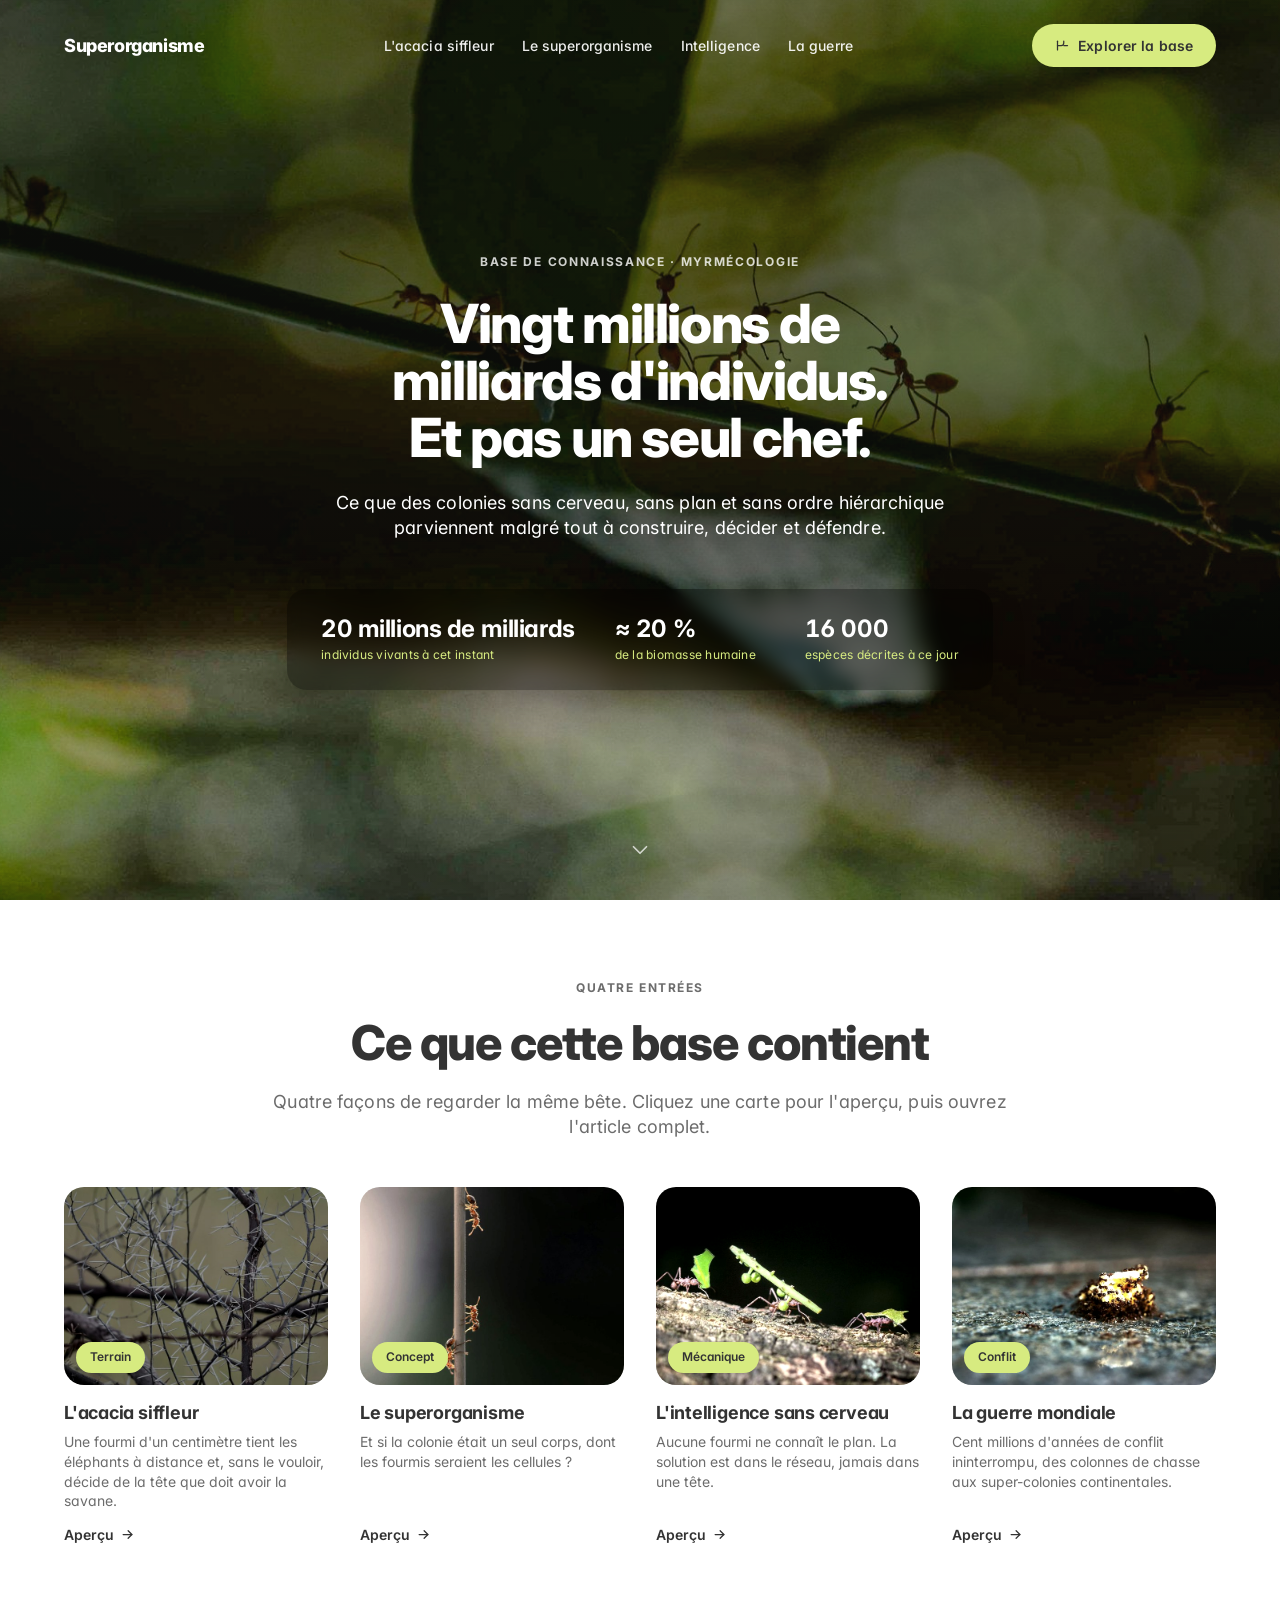
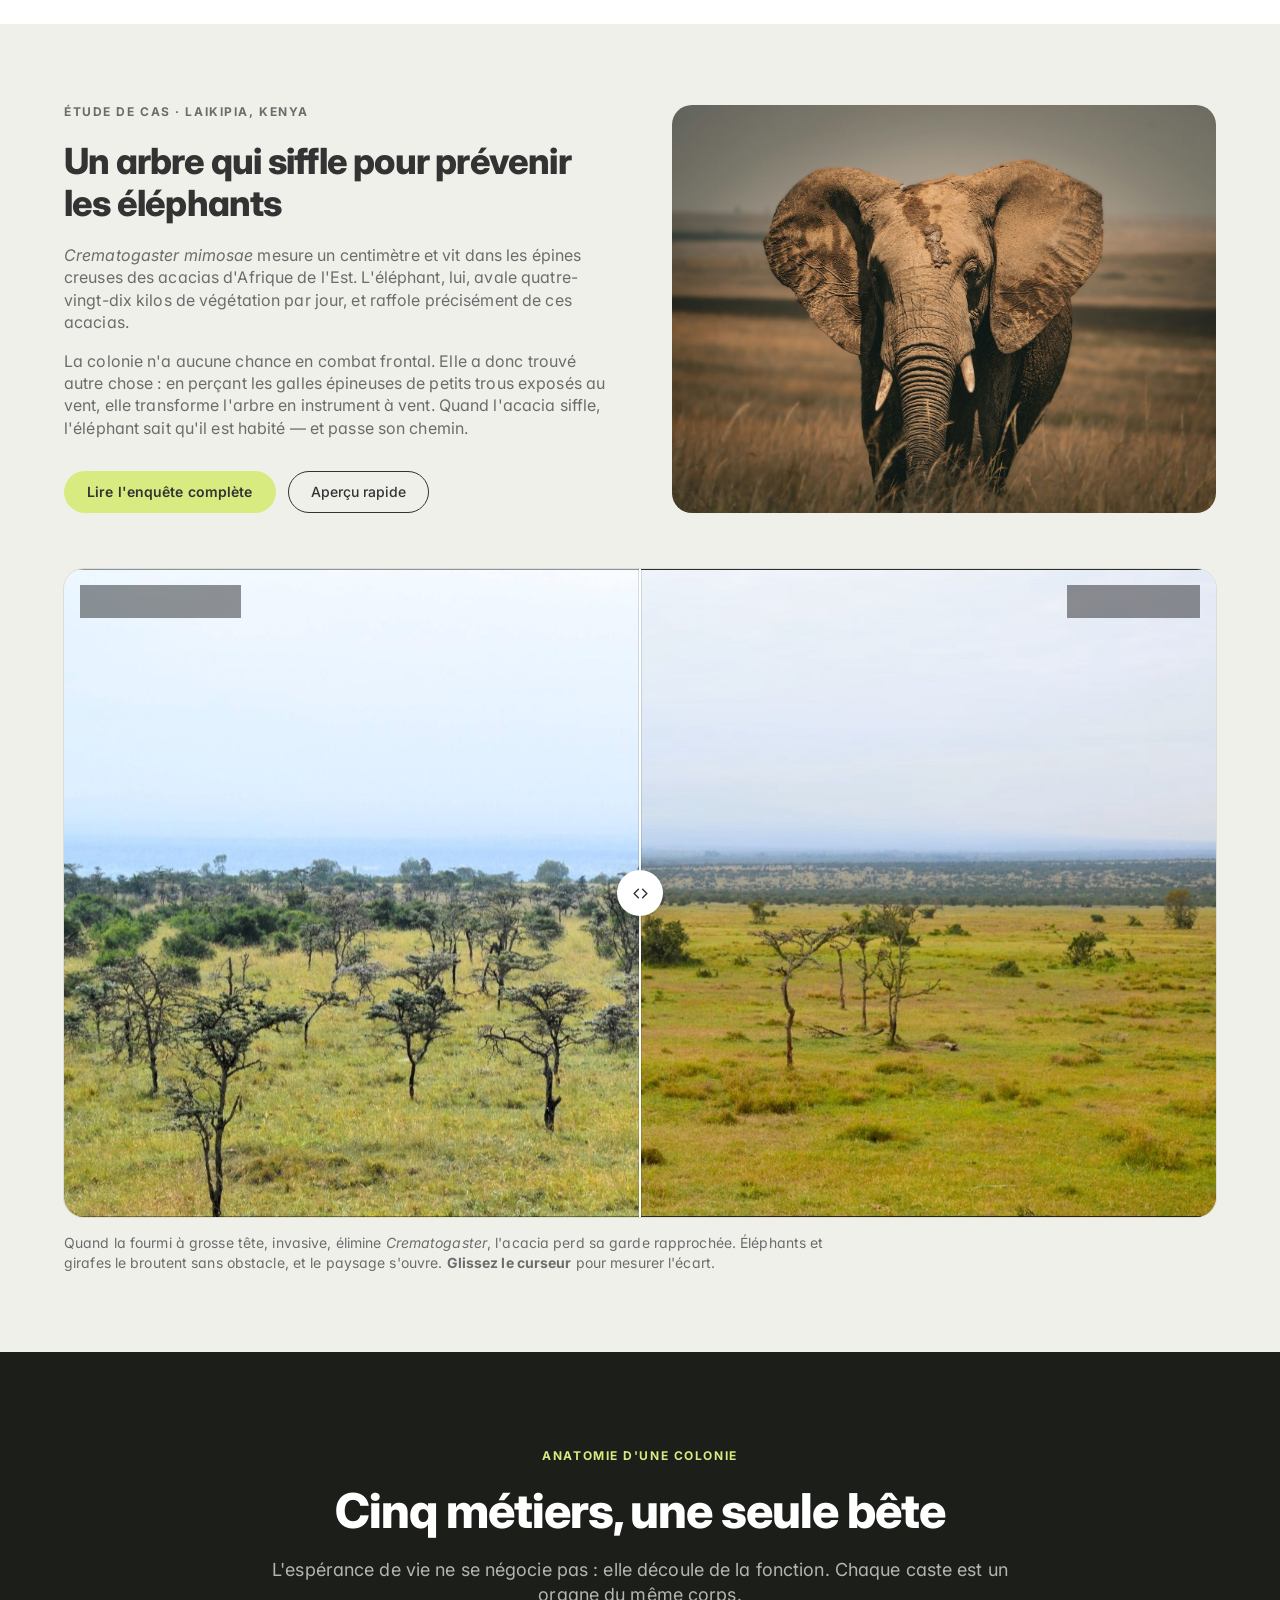
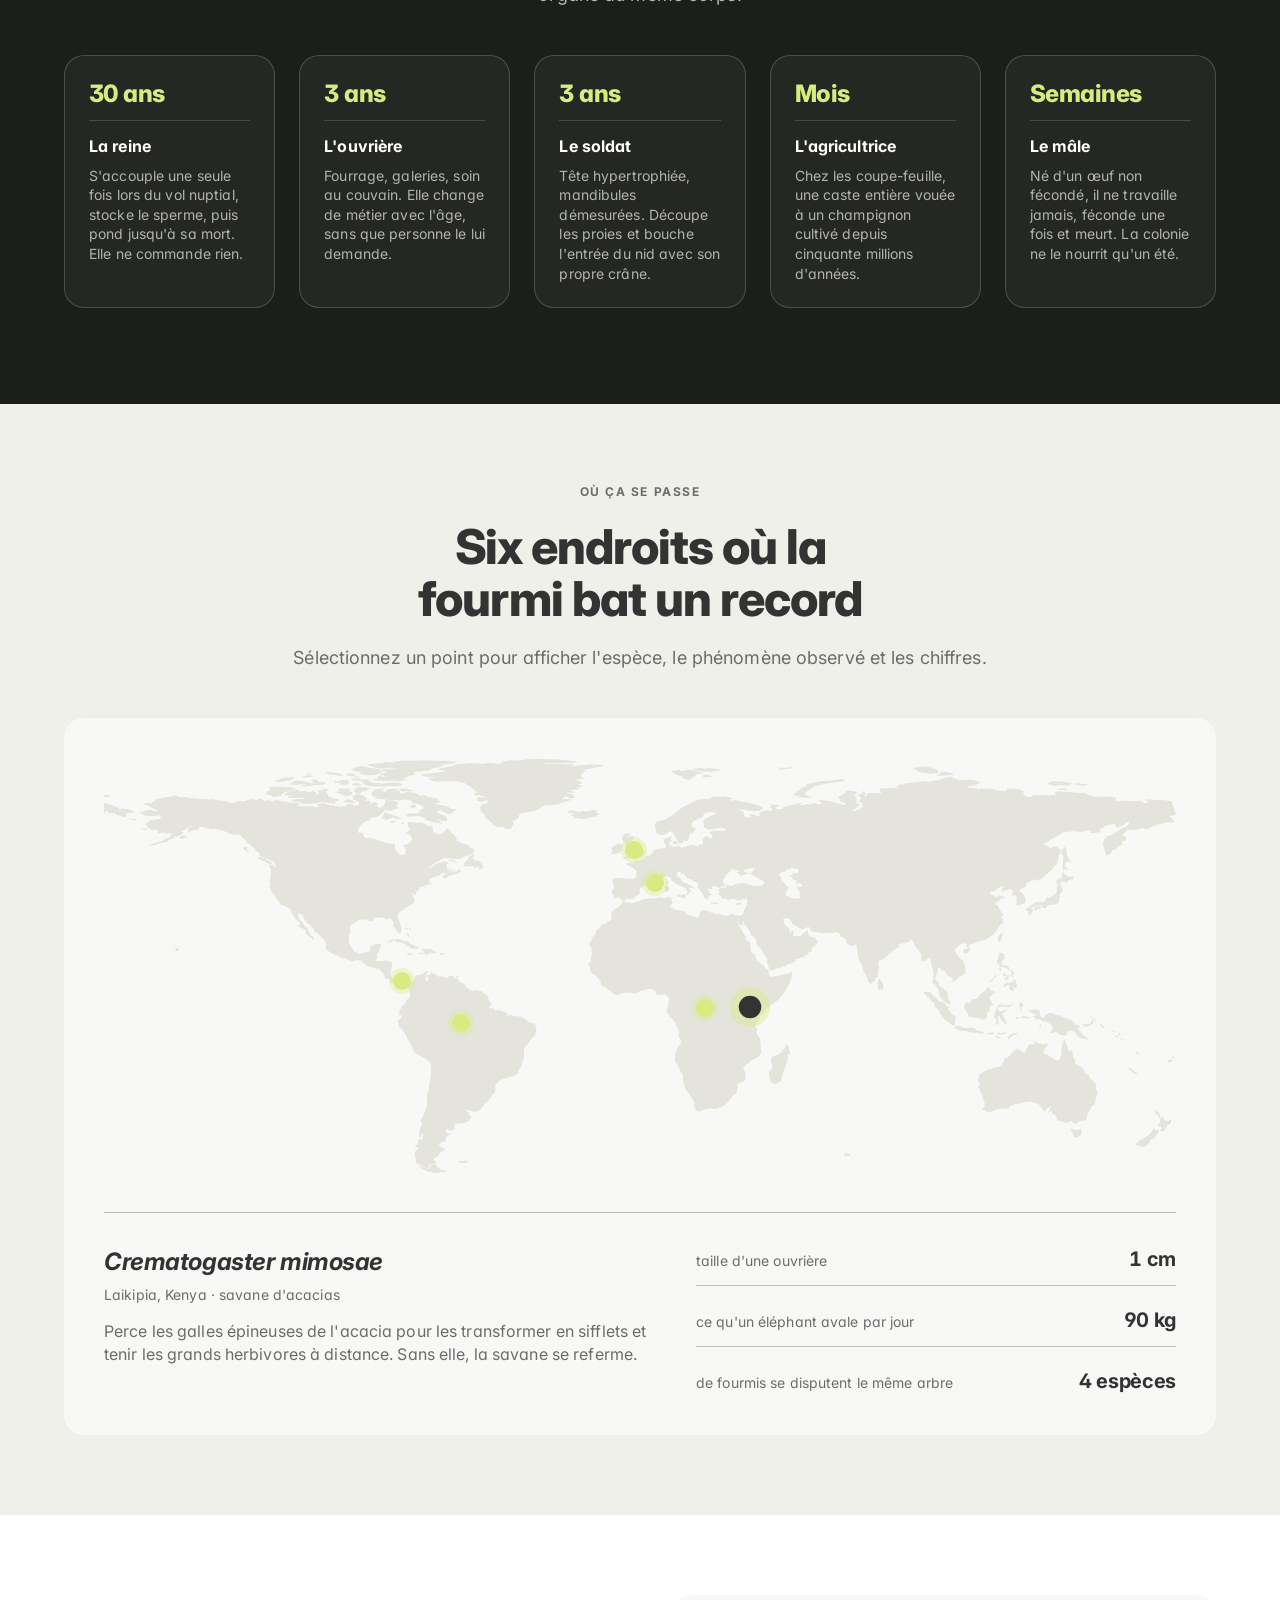
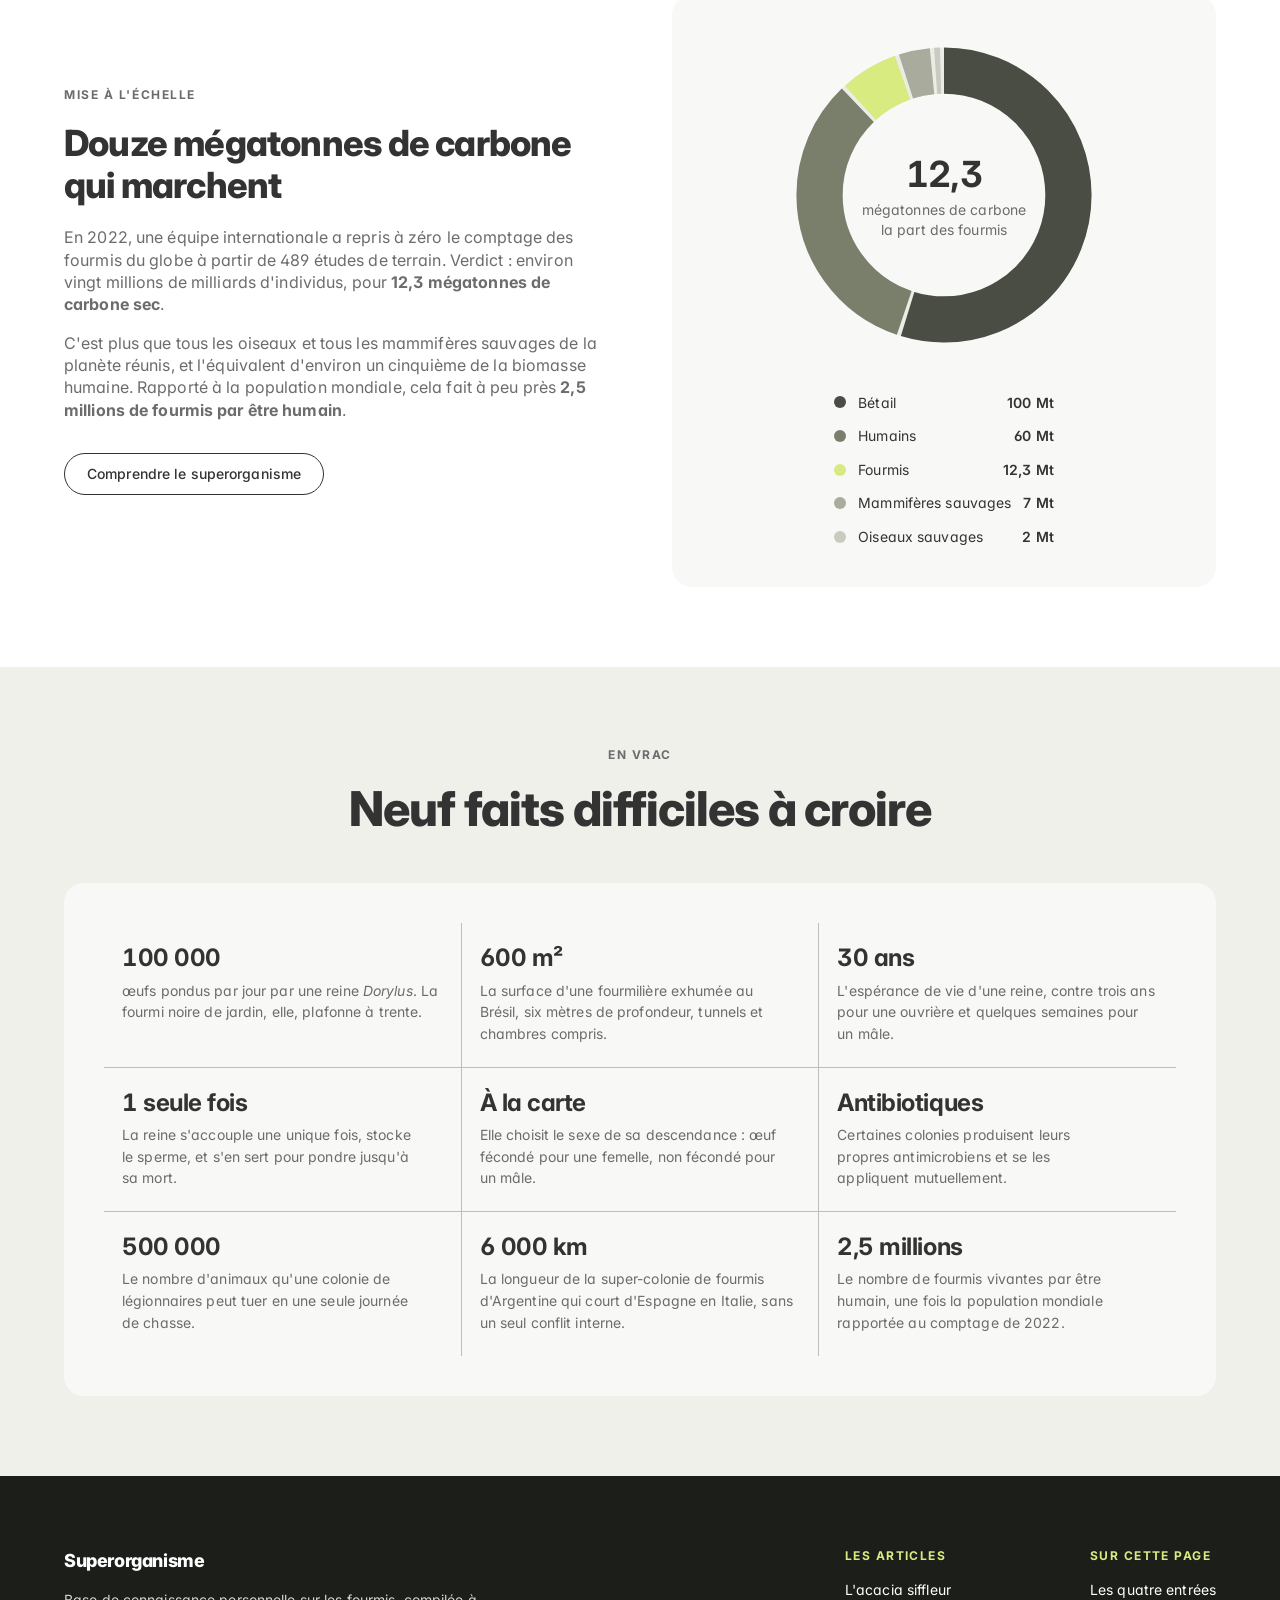
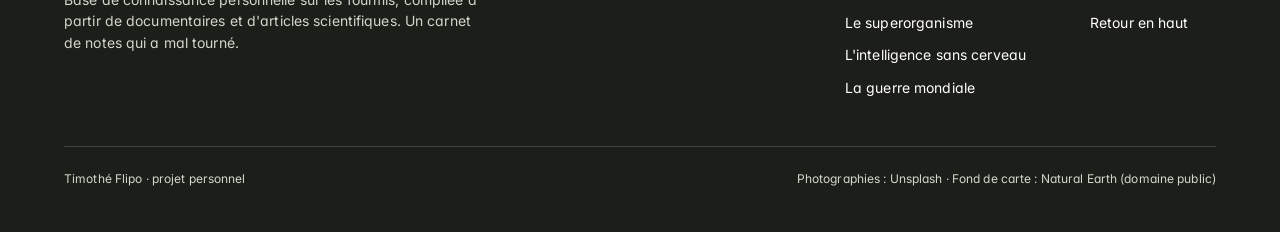
<file: index.html>
<!DOCTYPE html>
<html lang="fr">
<head>
<meta charset="utf-8">
<meta name="viewport" content="width=device-width, initial-scale=1">
<title>Superorganisme · la fourmi, du détail au collectif</title>
<meta name="description" content="Base de connaissance sur les fourmis : l'acacia siffleur, le superorganisme, l'intelligence collective sans cerveau et la guerre permanente sous nos pieds.">
<meta name="robots" content="noindex, nofollow">
<link rel="preconnect" href="https://fonts.googleapis.com">
<link rel="preconnect" href="https://fonts.gstatic.com" crossorigin>
<link href="https://fonts.googleapis.com/css2?family=Inter:wght@400;500;600;700;800&display=swap" rel="stylesheet">
<link rel="stylesheet" href="css/style.css?v=50">
<link rel="icon" href="data:image/svg+xml,<svg xmlns='http://www.w3.org/2000/svg' viewBox='0 0 100 100'><rect width='100' height='100' rx='22' fill='%23333'/><circle cx='50' cy='30' r='11' fill='%23d7eb80'/><circle cx='50' cy='52' r='9' fill='%23d7eb80'/><circle cx='50' cy='74' r='13' fill='%23d7eb80'/></svg>">
</head>
<body>


<header class="header" id="top">
  <div class="wrap header__inner">
    <a class="wordmark" href="index.html">Superorganisme</a>
    <nav class="nav">
      <a class="nav__link" href="acacia.html">L'acacia siffleur</a>
      <a class="nav__link" href="superorganisme.html">Le superorganisme</a>
      <a class="nav__link" href="intelligence.html">Intelligence</a>
      <a class="nav__link" href="guerre.html">La guerre</a>
    </nav>
    <a class="btn btn--lime" href="#entrees">
      <svg width="15" height="15" viewBox="0 0 24 24" fill="none" stroke="currentColor" stroke-width="2" stroke-linecap="round" stroke-linejoin="round" aria-hidden="true"><path d="M4 19V5"/><path d="M4 12h6a4 4 0 0 0 4-4V5"/><path d="M14 12h6"/></svg>
      Explorer la base
    </a>
  </div>
</header>

<main>

  <!-- ============ Hero ============ -->
  <section class="hero">
    <div class="hero__media">
      <img src="images/photos/fourmi-tige.jpg" alt="Fourmis progressant en file sur une tige, lumière dorée et bokeh vert" fetchpriority="high">
    </div>

    <!--
      Premier plan. Le regroupement n'est pas décoratif : le parallaxe a besoin
      d'un seul élément à déplacer, sinon chaque bloc dériverait à son rythme et
      l'ensemble se disloquerait au lieu de se détacher d'un seul tenant.
    -->
    <div class="hero__fg">
    <div class="hero__inner">
      <p class="hero__eyebrow">Base de connaissance · Myrmécologie</p>
      <h1>Vingt millions de milliards d'individus.<br>Et pas un seul chef.</h1>
      <p class="hero__lede">
        Ce que des colonies sans cerveau, sans plan et sans ordre hiérarchique
        parviennent malgré tout à construire, décider et défendre.
      </p>

    </div>

    <div class="stats">
      <div class="stat">
        <div class="stat__value">20 millions de milliards</div>
        <div class="stat__label">individus vivants à cet instant</div>
      </div>
      <div class="stat">
        <div class="stat__value">≈ 20 %</div>
        <div class="stat__label">de la biomasse humaine</div>
      </div>
      <div class="stat">
        <div class="stat__value">16 000</div>
        <div class="stat__label">espèces décrites à ce jour</div>
      </div>
    </div>
    </div>

    <a class="hero__scroll" href="#entrees" aria-label="Descendre">
      <svg width="26" height="26" viewBox="0 0 24 24" fill="none" stroke="currentColor" stroke-width="1.6" stroke-linecap="round" stroke-linejoin="round"><path d="m6 9 6 6 6-6"/></svg>
    </a>
  </section>

  <!-- ============ Les quatre entrées ============ -->
  <section class="section" id="entrees">
    <div class="wrap">
      <div class="sec-head sec-head--center">
        <p class="eyebrow">Quatre entrées</p>
        <h2>Ce que cette base contient</h2>
        <p class="sec-head__lede">
          Quatre façons de regarder la même bête. Cliquez une carte pour l'aperçu,
          puis ouvrez l'article complet.
        </p>
      </div>

      <div class="cards">

        <button class="card" type="button" data-topic="acacia">
          <div class="card__media">
            <img src="images/photos/carte-acacia.jpg" alt="Épines creuses d'un acacia, où loge la colonie"
                 width="660" height="495" loading="lazy" decoding="async">
            <span class="card__badge">Terrain</span>
          </div>
          <h3 class="card__title">L'acacia siffleur</h3>
          <p class="card__desc">
            Une fourmi d'un centimètre tient les éléphants à distance et, sans le vouloir,
            décide de la tête que doit avoir la savane.
          </p>
          <span class="card__more">
            <span>Aperçu</span>
            <svg width="15" height="15" viewBox="0 0 24 24" fill="none" stroke="currentColor" stroke-width="2" stroke-linecap="round" stroke-linejoin="round" aria-hidden="true"><path d="M5 12h14"/><path d="m13 6 6 6-6 6"/></svg>
          </span>
        </button>

        <button class="card" type="button" data-topic="superorganisme">
          <div class="card__media">
            <img src="images/photos/carte-superorganisme.jpg" alt="Trois fourmis accrochées à une tige, formant une chaîne"
                 width="660" height="495" loading="lazy" decoding="async">
            <span class="card__badge">Concept</span>
          </div>
          <h3 class="card__title">Le superorganisme</h3>
          <p class="card__desc">
            Et si la colonie était un seul corps, dont les fourmis seraient les cellules ?
          </p>
          <span class="card__more">
            <span>Aperçu</span>
            <svg width="15" height="15" viewBox="0 0 24 24" fill="none" stroke="currentColor" stroke-width="2" stroke-linecap="round" stroke-linejoin="round" aria-hidden="true"><path d="M5 12h14"/><path d="m13 6 6 6-6 6"/></svg>
          </span>
        </button>

        <button class="card" type="button" data-topic="intelligence">
          <div class="card__media">
            <img src="images/photos/carte-intelligence.jpg" alt="Fourmis coupe-feuille en file, chacune portant un fragment de feuille"
                 width="660" height="495" loading="lazy" decoding="async">
            <span class="card__badge">Mécanique</span>
          </div>
          <h3 class="card__title">L'intelligence sans cerveau</h3>
          <p class="card__desc">
            Aucune fourmi ne connaît le plan. La solution est dans le réseau, jamais dans une tête.
          </p>
          <span class="card__more">
            <span>Aperçu</span>
            <svg width="15" height="15" viewBox="0 0 24 24" fill="none" stroke="currentColor" stroke-width="2" stroke-linecap="round" stroke-linejoin="round" aria-hidden="true"><path d="M5 12h14"/><path d="m13 6 6 6-6 6"/></svg>
          </span>
        </button>

        <button class="card" type="button" data-topic="guerre">
          <div class="card__media">
            <img src="images/photos/carte-guerre.jpg" alt="Fourmis massées en nombre sur une proie"
                 width="660" height="495" loading="lazy" decoding="async">
            <span class="card__badge">Conflit</span>
          </div>
          <h3 class="card__title">La guerre mondiale</h3>
          <p class="card__desc">
            Cent millions d'années de conflit ininterrompu, des colonnes de chasse
            aux super-colonies continentales.
          </p>
          <span class="card__more">
            <span>Aperçu</span>
            <svg width="15" height="15" viewBox="0 0 24 24" fill="none" stroke="currentColor" stroke-width="2" stroke-linecap="round" stroke-linejoin="round" aria-hidden="true"><path d="M5 12h14"/><path d="m13 6 6 6-6 6"/></svg>
          </span>
        </button>

      </div>
    </div>
  </section>

  <!-- ============ L'acacia siffleur ============ -->
  <section class="section band">
    <div class="wrap">
      <div class="split">
        <div>
          <p class="eyebrow">Étude de cas · Laikipia, Kenya</p>
          <h2>Un arbre qui siffle pour prévenir les éléphants</h2>
          <div class="split__body">
            <p>
              <em>Crematogaster mimosae</em> mesure un centimètre et vit dans les épines creuses
              des acacias d'Afrique de l'Est. L'éléphant, lui, avale quatre-vingt-dix kilos de
              végétation par jour, et raffole précisément de ces acacias.
            </p>
            <p>
              La colonie n'a aucune chance en combat frontal. Elle a donc trouvé autre chose :
              en perçant les galles épineuses de petits trous exposés au vent, elle transforme
              l'arbre en instrument à vent. Quand l'acacia siffle, l'éléphant sait qu'il est
              habité — et passe son chemin.
            </p>
          </div>
          <div class="split__actions">
            <a class="btn btn--lime" href="acacia.html">Lire l'enquête complète</a>
            <button class="btn btn--ghost" type="button" data-topic="acacia">Aperçu rapide</button>
          </div>
        </div>
        <div class="split__media">
          <img src="images/photos/elephant.jpg" alt="Éléphant traversant une savane d'herbes hautes" loading="lazy">
        </div>
      </div>

      <!--
        Le comparateur est présenté comme une figure encadrée, pas comme une
        photo pleine largeur : c'est un dispositif à manipuler, et un objet
        qu'on manipule a besoin d'un bord pour se distinguer de la page.
      -->
      <figure class="figure-compare">
        <div class="compare" id="compare">
          <img src="images/photos/savane-avant.jpg?v=50" alt="Savane densément peuplée de jeunes acacias">
          <img class="compare__after" src="images/photos/savane-apres.jpg?v=50" alt="Même savane, presque entièrement dépourvue d'acacias">
          <span class="compare__tag compare__tag--before">Avec Crematogaster</span>
          <span class="compare__tag compare__tag--after">Après l'invasion</span>
          <div class="compare__handle">
            <span class="compare__grip">
              <svg width="17" height="17" viewBox="0 0 24 24" fill="none" stroke="currentColor" stroke-width="2" stroke-linecap="round" stroke-linejoin="round" aria-hidden="true"><path d="m9 6-6 6 6 6"/><path d="m15 6 6 6-6 6"/></svg>
            </span>
          </div>
          <input class="compare__range" id="compareRange" type="range" min="0" max="100" value="50"
                 aria-label="Comparer avant et après l'invasion des fourmis à grosse tête">
        </div>
        <figcaption class="figure__caption">
          Quand la fourmi à grosse tête, invasive, élimine <em>Crematogaster</em>, l'acacia perd
          sa garde rapprochée. Éléphants et girafes le broutent sans obstacle, et le paysage
          s'ouvre. <strong>Glissez le curseur</strong> pour mesurer l'écart.
        </figcaption>
      </figure>
    </div>
  </section>

  <!-- ============ Les castes ============ -->
  <section class="section section--dark">
    <div class="wrap">
      <div class="sec-head sec-head--center">
        <p class="eyebrow">Anatomie d'une colonie</p>
        <h2>Cinq métiers, une seule bête</h2>
        <p class="sec-head__lede">
          L'espérance de vie ne se négocie pas : elle découle de la fonction.
          Chaque caste est un organe du même corps.
        </p>
      </div>

      <!--
        Table des castes. Les vignettes dessinées ont été retirées : elles
        n'étaient pas à la même échelle les unes que les autres, et celle de
        la reine portait une couronne — soit exactement le contresens que ce
        site passe six mille mots à corriger. L'espérance de vie se lit mieux
        en chiffres alignés qu'en illustrations.
      -->
      <div class="castes">
        <div class="caste">
          <p class="caste__span">30 ans</p>
          <p class="caste__name">La reine</p>
          <p class="caste__meta">S'accouple une seule fois lors du vol nuptial, stocke le sperme, puis pond jusqu'à sa mort. Elle ne commande rien.</p>
        </div>
        <div class="caste">
          <p class="caste__span">3 ans</p>
          <p class="caste__name">L'ouvrière</p>
          <p class="caste__meta">Fourrage, galeries, soin au couvain. Elle change de métier avec l'âge, sans que personne le lui demande.</p>
        </div>
        <div class="caste">
          <p class="caste__span">3 ans</p>
          <p class="caste__name">Le soldat</p>
          <p class="caste__meta">Tête hypertrophiée, mandibules démesurées. Découpe les proies et bouche l'entrée du nid avec son propre crâne.</p>
        </div>
        <div class="caste">
          <p class="caste__span">Mois</p>
          <p class="caste__name">L'agricultrice</p>
          <p class="caste__meta">Chez les coupe-feuille, une caste entière vouée à un champignon cultivé depuis cinquante millions d'années.</p>
        </div>
        <div class="caste">
          <p class="caste__span">Semaines</p>
          <p class="caste__name">Le mâle</p>
          <p class="caste__meta">Né d'un œuf non fécondé, il ne travaille jamais, féconde une fois et meurt. La colonie ne le nourrit qu'un été.</p>
        </div>
      </div>
    </div>
  </section>

  <!-- ============ Carte du monde ============ -->
  <section class="section band">
    <div class="wrap">
      <div class="sec-head sec-head--center">
        <p class="eyebrow">Où ça se passe</p>
        <h2>Six endroits où la fourmi bat un record</h2>
        <p class="sec-head__lede">
          Sélectionnez un point pour afficher l'espèce, le phénomène observé et les chiffres.
        </p>
      </div>

      <div class="map">
        <div class="map__canvas" id="mapCanvas">
          <img src="images/world.svg" alt="Carte du monde localisant six phénomènes myrmécologiques">
        </div>

        <div class="map__detail" role="status" aria-live="polite">
          <div>
            <p class="map__detail-species" id="mapSpecies">Crematogaster mimosae</p>
            <p class="map__detail-place" id="mapPlace">Laikipia, Kenya · savane d'acacias</p>
            <p class="map__detail-text" id="mapText">
              Perce les galles épineuses de l'acacia pour les transformer en sifflets et
              tenir les grands herbivores à distance. Sans elle, la savane se referme.
            </p>
          </div>
          <div class="map__figures" id="mapFigures"></div>
        </div>
      </div>
    </div>
  </section>

  <!-- ============ Anneau de biomasse ============ -->
  <section class="section">
    <div class="wrap">
      <div class="split split--flip">
        <div>
          <p class="eyebrow">Mise à l'échelle</p>
          <h2>Douze mégatonnes de carbone qui marchent</h2>
          <div class="split__body">
            <p>
              En 2022, une équipe internationale a repris à zéro le comptage des fourmis du globe
              à partir de 489 études de terrain. Verdict : environ vingt millions de milliards
              d'individus, pour <strong>12,3 mégatonnes de carbone sec</strong>.
            </p>
            <p>
              C'est plus que tous les oiseaux et tous les mammifères sauvages de la planète
              réunis, et l'équivalent d'environ un cinquième de la biomasse humaine. Rapporté
              à la population mondiale, cela fait à peu près <strong>2,5 millions de fourmis
              par être humain</strong>.
            </p>
          </div>
          <div class="split__actions">
            <a class="btn btn--ghost" href="superorganisme.html">Comprendre le superorganisme</a>
          </div>
        </div>

        <div class="donut-card">
          <!--
            Cinq valeurs d'une même échelle, du gris ardoise au lime. Les cinq
            teintes vives d'origine sortaient du système, qui n'autorise qu'un
            seul accent : elles donnaient cinq catégories de même importance là
            où il n'y a qu'une grandeur, la masse. Seules les fourmis, sujet du
            site, reçoivent l'accent.
          -->
          <div class="donut">
            <svg viewBox="0 0 180 180" role="img" aria-label="Répartition de la biomasse animale terrestre en mégatonnes de carbone sec : bétail 100, humains 60, fourmis 12,3, mammifères sauvages 7, oiseaux sauvages 2">
              <circle cx="90" cy="90" r="70" fill="none" stroke="#ecece6" stroke-width="26"/>
              <circle cx="90" cy="90" r="70" fill="none" stroke="#4a4d43" stroke-width="26" stroke-dasharray="240.6 199.2" stroke-dashoffset="0"/>
              <circle cx="90" cy="90" r="70" fill="none" stroke="#7a7f6c" stroke-width="26" stroke-dasharray="143.5 296.3" stroke-dashoffset="-242.6"/>
              <circle cx="90" cy="90" r="70" fill="none" stroke="#d7eb80" stroke-width="26" stroke-dasharray="27.8 412.0" stroke-dashoffset="-388.1"/>
              <circle cx="90" cy="90" r="70" fill="none" stroke="#a9ac9c" stroke-width="26" stroke-dasharray="15.0 424.8" stroke-dashoffset="-417.9"/>
              <circle cx="90" cy="90" r="70" fill="none" stroke="#c9cbc0" stroke-width="26" stroke-dasharray="2.8 437.0" stroke-dashoffset="-434.9"/>
            </svg>
            <div class="donut__center">
              <div class="donut__value">12,3</div>
              <div class="donut__unit">mégatonnes de carbone<br>la part des fourmis</div>
            </div>
          </div>

          <ul class="legend">
            <li><span class="legend__swatch" style="background:#4a4d43"></span><span class="legend__name">Bétail</span><span class="legend__value">100 Mt</span></li>
            <li><span class="legend__swatch" style="background:#7a7f6c"></span><span class="legend__name">Humains</span><span class="legend__value">60 Mt</span></li>
            <li><span class="legend__swatch" style="background:#d7eb80"></span><span class="legend__name">Fourmis</span><span class="legend__value">12,3 Mt</span></li>
            <li><span class="legend__swatch" style="background:#a9ac9c"></span><span class="legend__name">Mammifères sauvages</span><span class="legend__value">7 Mt</span></li>
            <li><span class="legend__swatch" style="background:#c9cbc0"></span><span class="legend__name">Oiseaux sauvages</span><span class="legend__value">2 Mt</span></li>
          </ul>
        </div>
      </div>
    </div>
  </section>

  <!-- ============ Faits en vrac ============ -->
  <section class="section band">
    <div class="wrap">
      <div class="sec-head sec-head--center">
        <p class="eyebrow">En vrac</p>
        <h2>Neuf faits difficiles à croire</h2>
      </div>

      <div class="facts">
        <div class="facts__grid">
        <div class="fact">
          <p class="fact__value">100 000</p>
          <p class="fact__label">œufs pondus par jour par une reine <em>Dorylus</em>. La fourmi noire de jardin, elle, plafonne à trente.</p>
        </div>
        <div class="fact">
          <p class="fact__value">600 m²</p>
          <p class="fact__label">La surface d'une fourmilière exhumée au Brésil, six mètres de profondeur, tunnels et chambres compris.</p>
        </div>
        <div class="fact">
          <p class="fact__value">30 ans</p>
          <p class="fact__label">L'espérance de vie d'une reine, contre trois ans pour une ouvrière et quelques semaines pour un mâle.</p>
        </div>
        <div class="fact">
          <p class="fact__value">1 seule fois</p>
          <p class="fact__label">La reine s'accouple une unique fois, stocke le sperme, et s'en sert pour pondre jusqu'à sa mort.</p>
        </div>
        <div class="fact">
          <p class="fact__value">À la carte</p>
          <p class="fact__label">Elle choisit le sexe de sa descendance : œuf fécondé pour une femelle, non fécondé pour un mâle.</p>
        </div>
        <div class="fact">
          <p class="fact__value">Antibiotiques</p>
          <p class="fact__label">Certaines colonies produisent leurs propres antimicrobiens et se les appliquent mutuellement.</p>
        </div>
        <div class="fact">
          <p class="fact__value">500 000</p>
          <p class="fact__label">Le nombre d'animaux qu'une colonie de légionnaires peut tuer en une seule journée de chasse.</p>
        </div>
        <div class="fact">
          <p class="fact__value">6 000 km</p>
          <p class="fact__label">La longueur de la super-colonie de fourmis d'Argentine qui court d'Espagne en Italie, sans un seul conflit interne.</p>
        </div>
        <div class="fact">
          <p class="fact__value">2,5 millions</p>
          <p class="fact__label">Le nombre de fourmis vivantes par être humain, une fois la population mondiale rapportée au comptage de 2022.</p>
        </div>
        </div>
      </div>
    </div>
  </section>

</main>

<!-- ============ Panneau d'aperçu ============ -->
<div class="sheet" id="sheet" role="dialog" aria-modal="true" aria-labelledby="sheetTitle">
  <button class="sheet__scrim" type="button" data-close aria-label="Fermer l'aperçu"></button>
  <div class="sheet__panel">
    <button class="sheet__close" type="button" data-close aria-label="Fermer">
      <svg width="19" height="19" viewBox="0 0 24 24" fill="none" stroke="currentColor" stroke-width="2" stroke-linecap="round" aria-hidden="true"><path d="M18 6 6 18M6 6l12 12"/></svg>
    </button>
    <!-- Pas d'attribut src ici : il est renseigné à l'ouverture. Un src vide relancerait une requête sur la page. -->
    <div class="sheet__media"><img id="sheetImg" alt=""></div>
    <div class="sheet__body">
      <p class="eyebrow" id="sheetEyebrow"></p>
      <h3 id="sheetTitle"></h3>
      <p class="sheet__lede" id="sheetLede"></p>
      <ul class="sheet__points" id="sheetPoints"></ul>
      <a class="btn btn--lime" id="sheetLink" href="acacia.html">Lire l'article complet</a>
    </div>
  </div>
</div>

<footer class="footer">
  <div class="wrap">
    <div class="footer__top">
      <div>
        <a class="wordmark" href="index.html">Superorganisme</a>
        <p class="footer__blurb">
          Base de connaissance personnelle sur les fourmis, compilée à partir de documentaires
          et d'articles scientifiques. Un carnet de notes qui a mal tourné.
        </p>
      </div>

      <div class="footer__cols">
        <div class="footer__col">
          <h4>Les articles</h4>
          <ul>
            <li><a href="acacia.html">L'acacia siffleur</a></li>
            <li><a href="superorganisme.html">Le superorganisme</a></li>
            <li><a href="intelligence.html">L'intelligence sans cerveau</a></li>
            <li><a href="guerre.html">La guerre mondiale</a></li>
          </ul>
        </div>
        <div class="footer__col">
          <h4>Sur cette page</h4>
          <ul>
            <li><a href="#entrees">Les quatre entrées</a></li>
            <li><a href="#top">Retour en haut</a></li>
          </ul>
        </div>
      </div>
    </div>

    <div class="footer__base">
      <span>Timothé Flipo · projet personnel</span>
      <span>Photographies : Unsplash · Fond de carte : Natural Earth (domaine public)</span>
    </div>
  </div>
</footer>

<script src="js/main.js?v=50"></script>
</body>
</html>
</file>
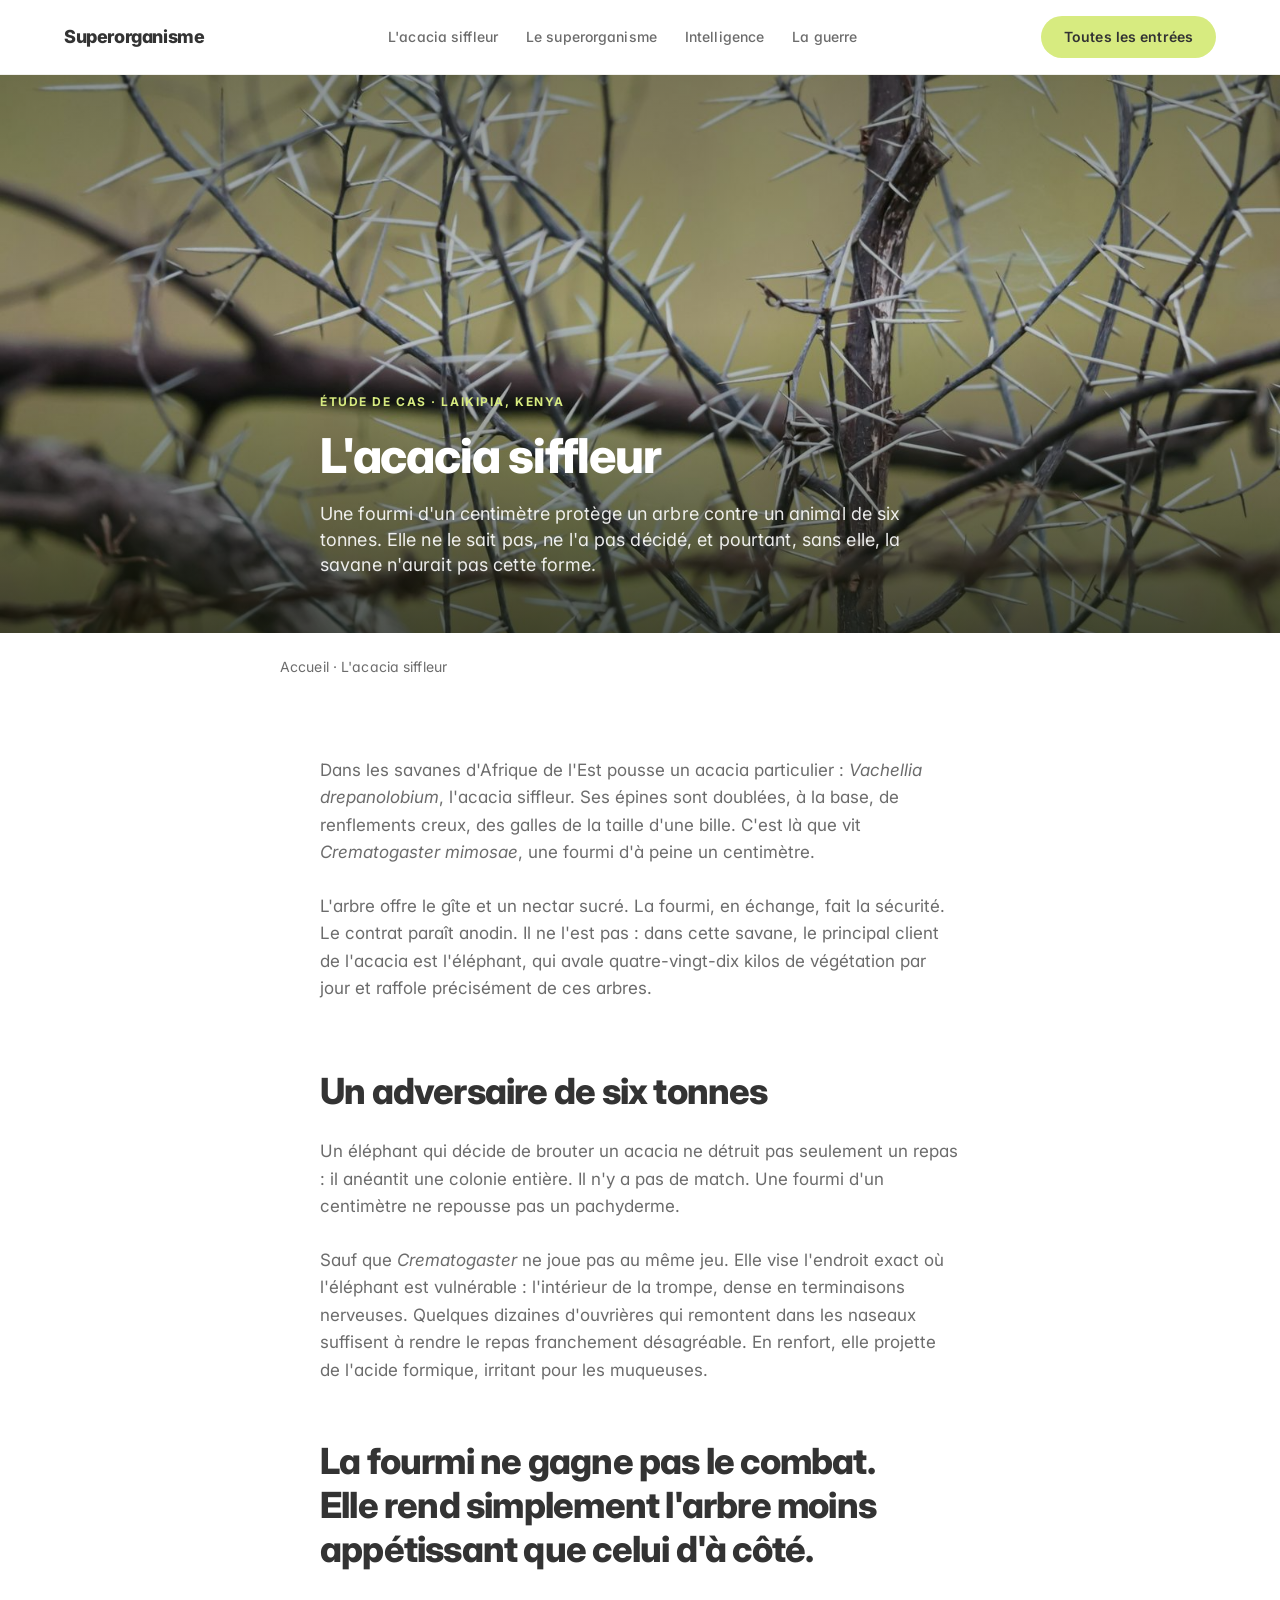
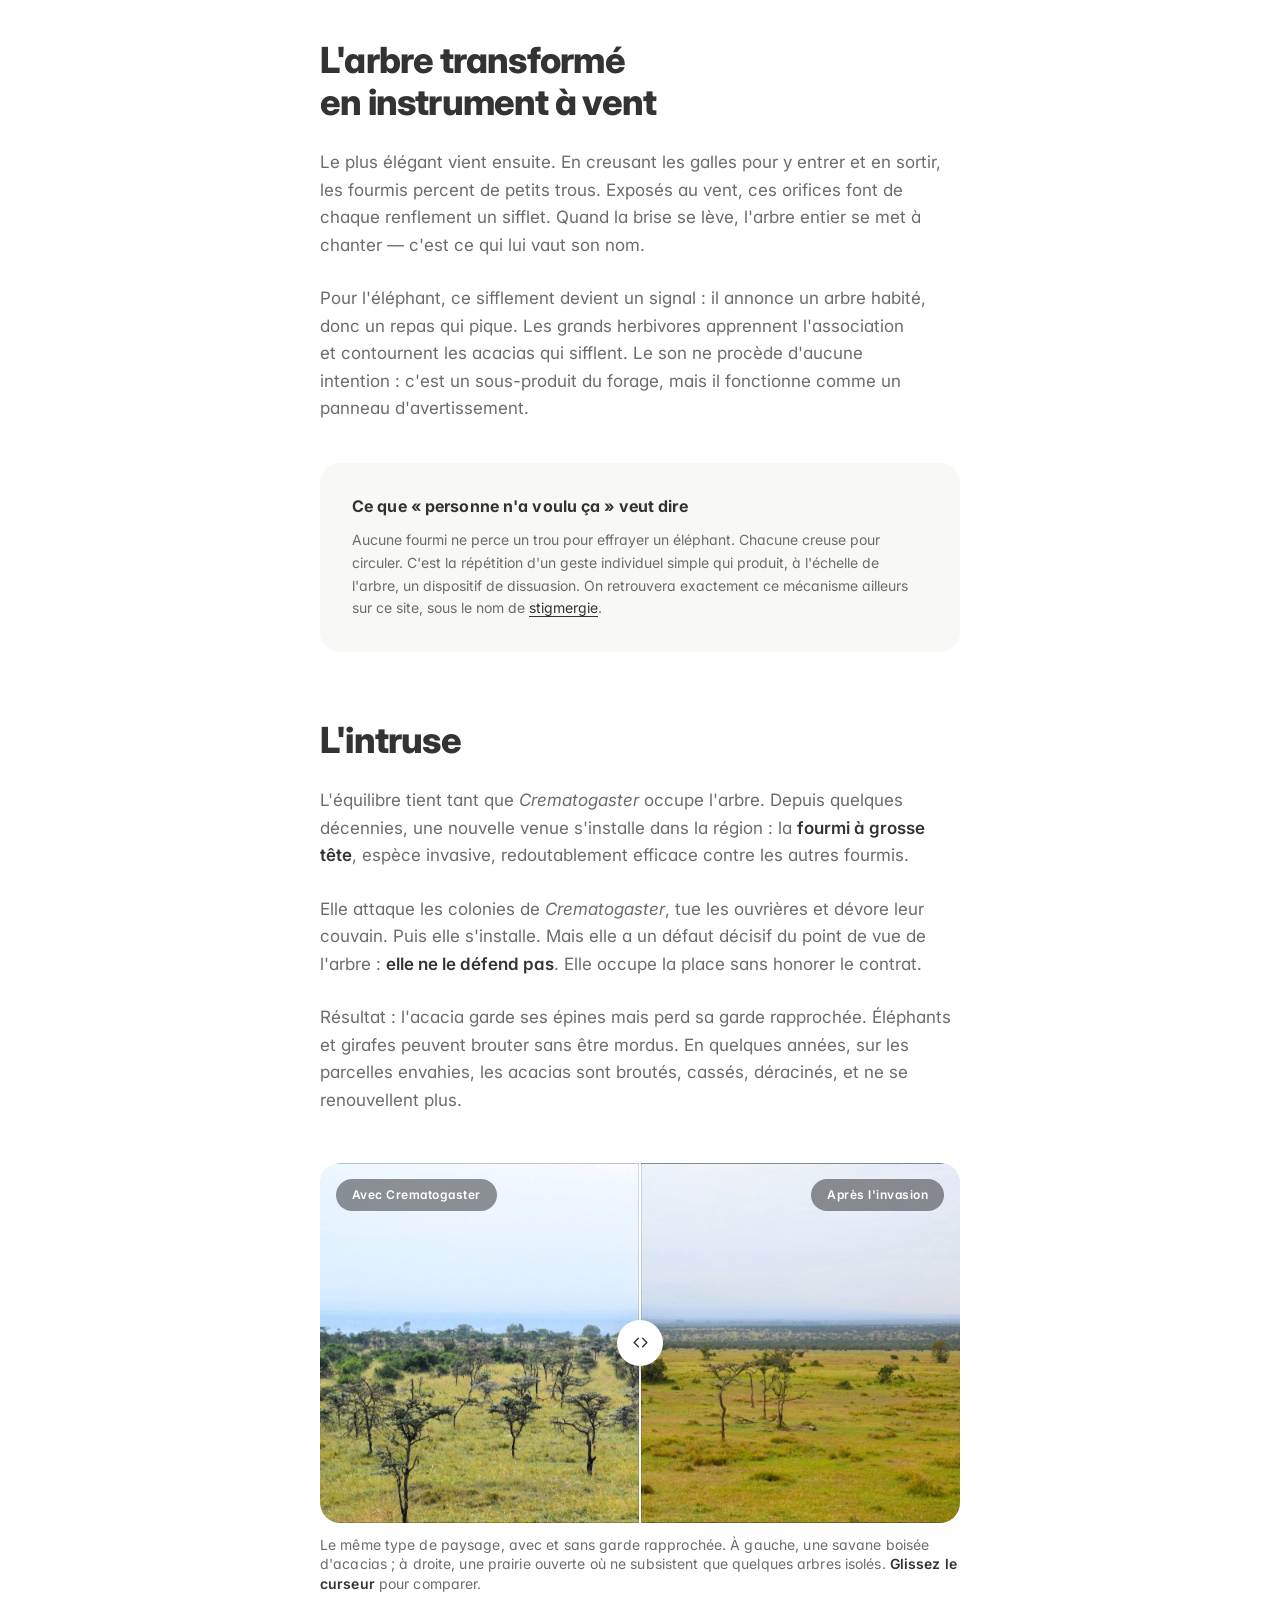
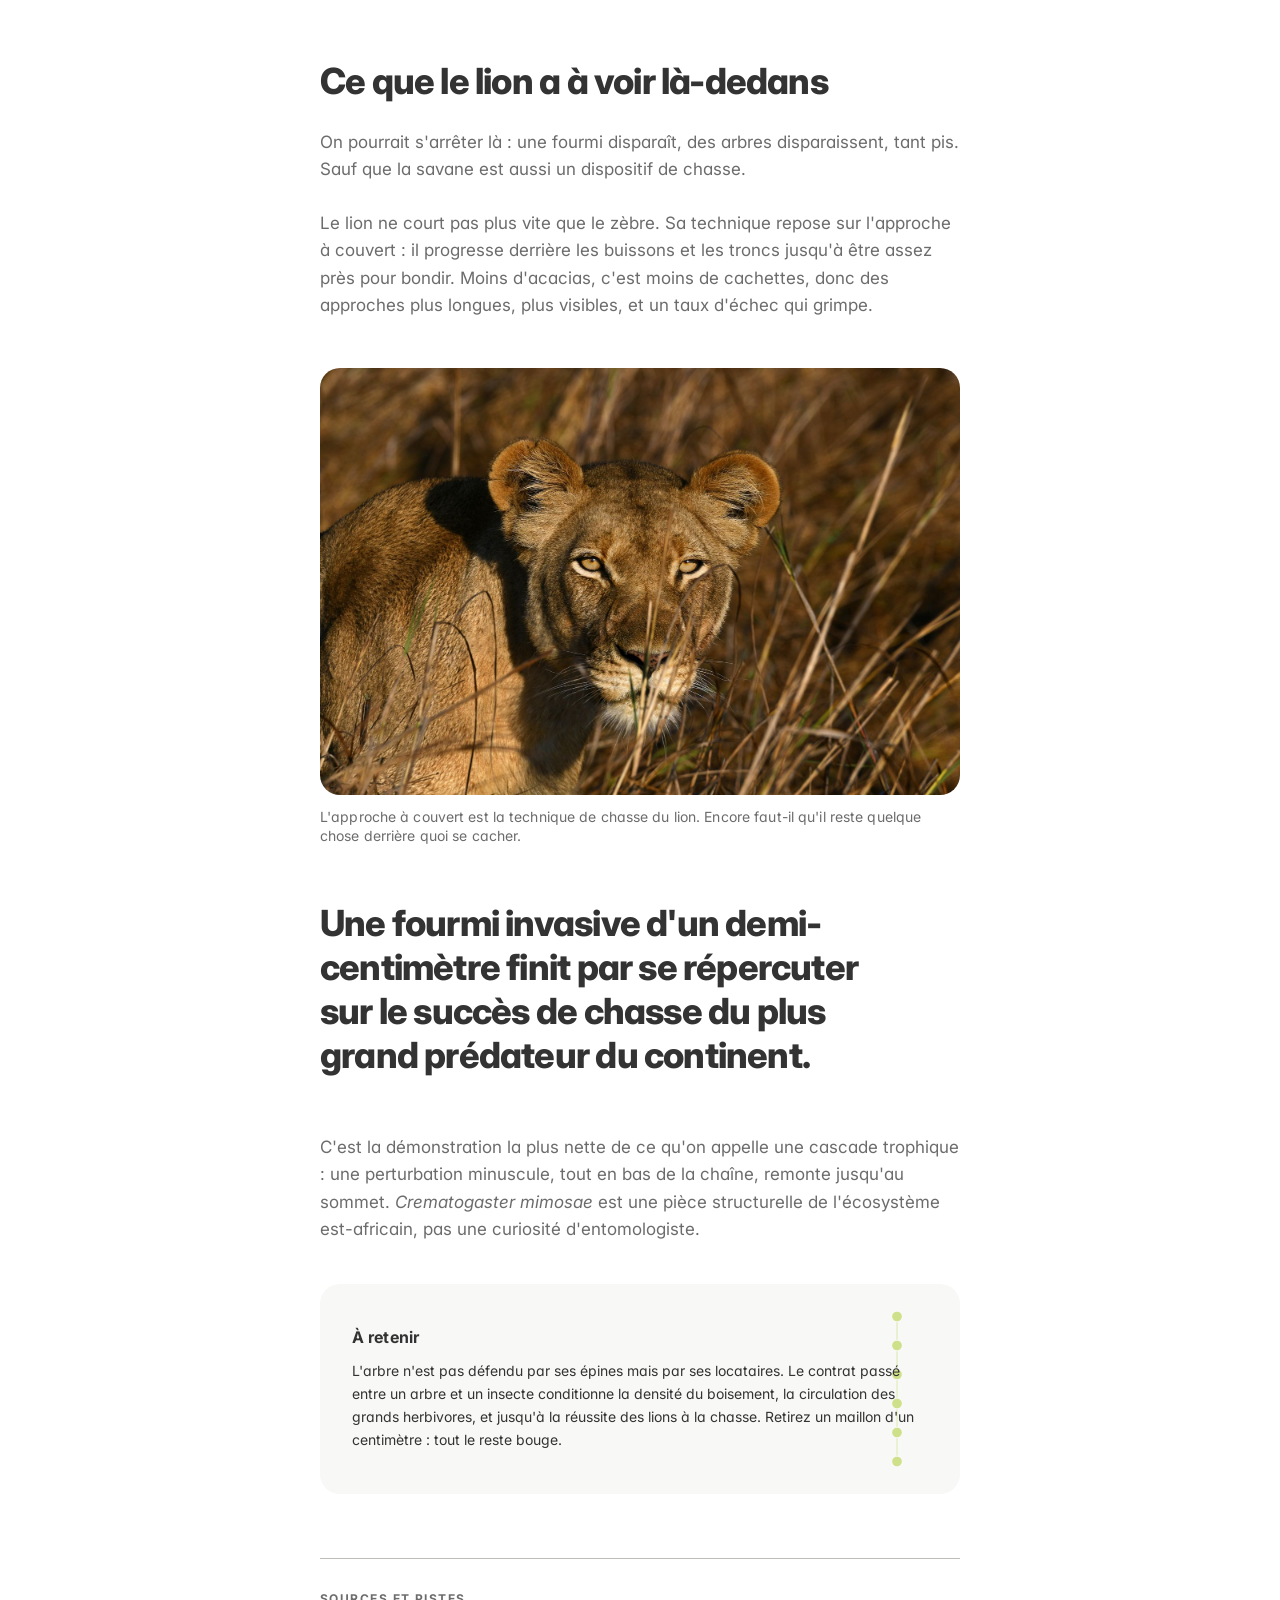
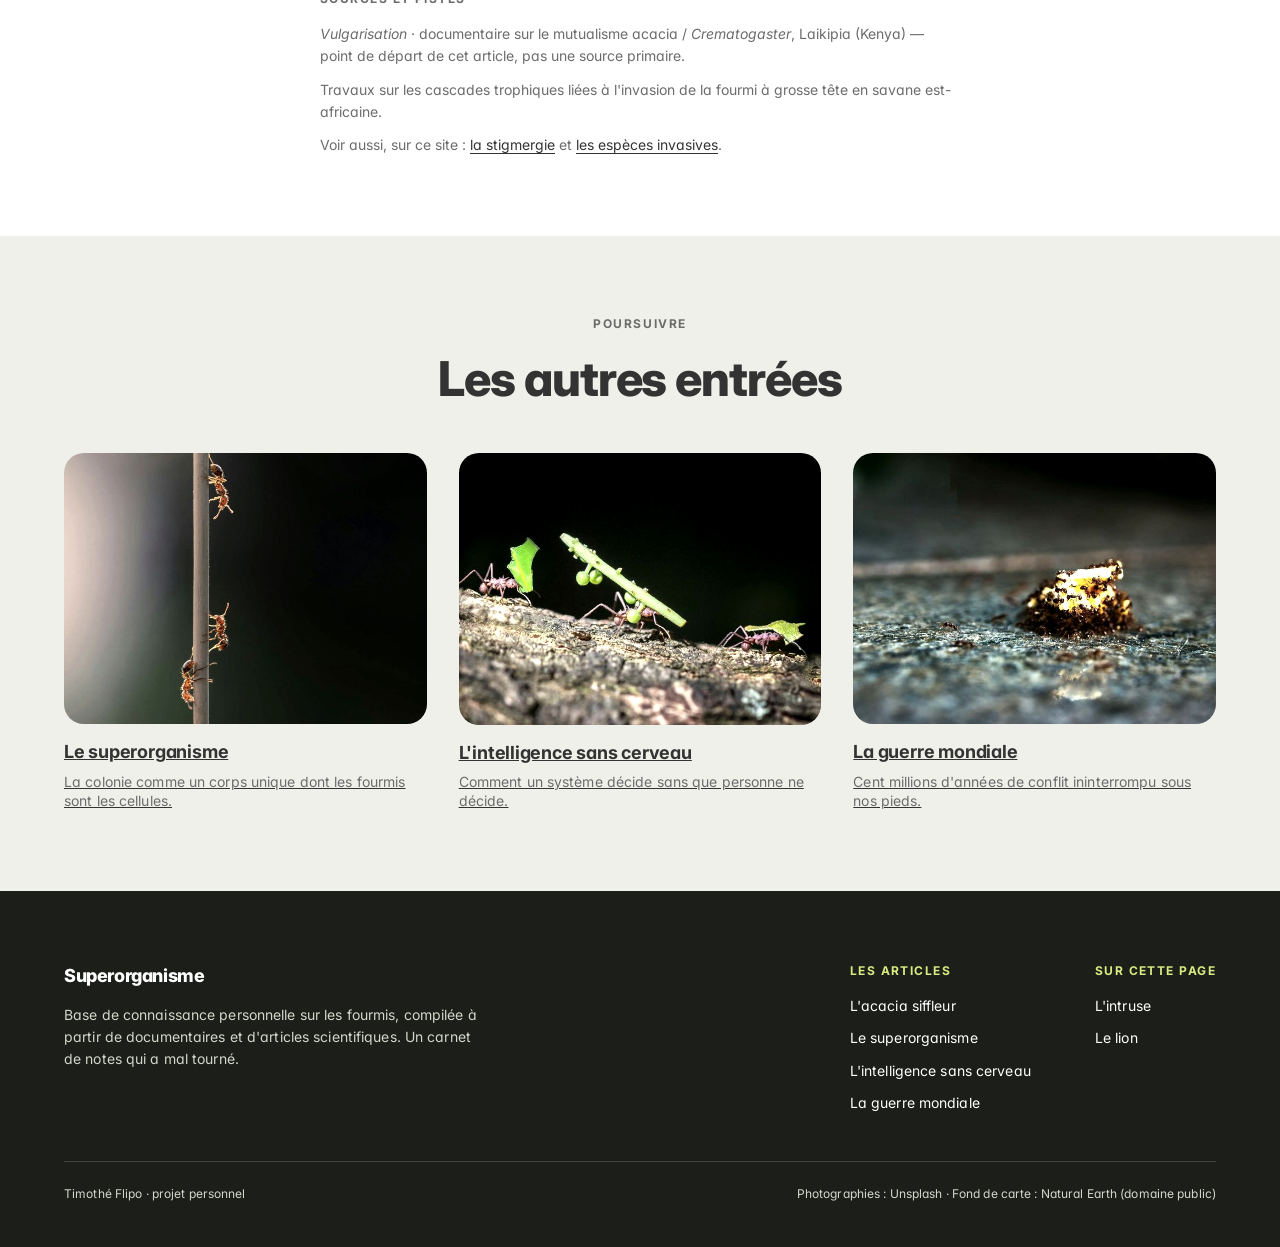
<file: acacia.html>
<!DOCTYPE html>
<html lang="fr">
<head>
<meta charset="utf-8">
<meta name="viewport" content="width=device-width, initial-scale=1">
<title>L'acacia siffleur · Superorganisme</title>
<meta name="description" content="Comment Crematogaster mimosae, une fourmi d'un centimètre, tient les éléphants à distance et décide de la forme de la savane est-africaine.">
<meta name="robots" content="noindex, nofollow">
<link rel="preconnect" href="https://fonts.googleapis.com">
<link rel="preconnect" href="https://fonts.gstatic.com" crossorigin>
<link href="https://fonts.googleapis.com/css2?family=Inter:wght@400;500;600;700;800&display=swap" rel="stylesheet">
<link rel="stylesheet" href="css/style.css?v=50">
<link rel="icon" href="data:image/svg+xml,<svg xmlns='http://www.w3.org/2000/svg' viewBox='0 0 100 100'><rect width='100' height='100' rx='22' fill='%23333'/><circle cx='50' cy='30' r='11' fill='%23d7eb80'/><circle cx='50' cy='52' r='9' fill='%23d7eb80'/><circle cx='50' cy='74' r='13' fill='%23d7eb80'/></svg>">
</head>
<body>

<header class="header header--solid">
  <div class="wrap header__inner">
    <a class="wordmark" href="index.html">Superorganisme</a>
    <nav class="nav">
      <a class="nav__link" href="acacia.html">L'acacia siffleur</a>
      <a class="nav__link" href="superorganisme.html">Le superorganisme</a>
      <a class="nav__link" href="intelligence.html">Intelligence</a>
      <a class="nav__link" href="guerre.html">La guerre</a>
    </nav>
    <a class="btn btn--lime" href="index.html#entrees">Toutes les entrées</a>
  </div>
</header>

<main>

  <section class="article-hero">
    <div class="article-hero__media">
      <img src="images/photos/acacia-epines.jpg" alt="Épines creuses d'un acacia, où loge la colonie" fetchpriority="high">
    </div>
    <div class="wrap">
      <div class="article-hero__inner">
        <p class="eyebrow">Étude de cas · Laikipia, Kenya</p>
        <h1>L'acacia siffleur</h1>
        <p class="article-hero__lede">
          Une fourmi d'un centimètre protège un arbre contre un animal de six tonnes.
          Elle ne le sait pas, ne l'a pas décidé, et pourtant, sans elle, la savane
          n'aurait pas cette forme.
        </p>
      </div>
    </div>
  </section>

  <div class="wrap">
    <p class="breadcrumb"><a href="index.html">Accueil</a> · L'acacia siffleur</p>
  </div>

  <article class="section">
    <div class="wrap">
      <div class="prose">

        <p>
          Dans les savanes d'Afrique de l'Est pousse un acacia particulier :
          <em>Vachellia drepanolobium</em>, l'acacia siffleur. Ses épines sont doublées, à la
          base, de renflements creux, des galles de la taille d'une bille. C'est là que vit
          <em>Crematogaster mimosae</em>, une fourmi d'à peine un centimètre.
        </p>

        <p>
          L'arbre offre le gîte et un nectar sucré. La fourmi, en échange, fait la sécurité.
          Le contrat paraît anodin. Il ne l'est pas : dans cette savane, le principal client
          de l'acacia est l'éléphant, qui avale quatre-vingt-dix kilos de végétation par jour
          et raffole précisément de ces arbres.
        </p>

        <h2 id="elephant">Un adversaire de six tonnes</h2>

        <p>
          Un éléphant qui décide de brouter un acacia ne détruit pas seulement un repas :
          il anéantit une colonie entière. Il n'y a pas de match. Une fourmi d'un centimètre
          ne repousse pas un pachyderme.
        </p>

        <p>
          Sauf que <em>Crematogaster</em> ne joue pas au même jeu. Elle vise l'endroit exact
          où l'éléphant est vulnérable : l'intérieur de la trompe, dense en terminaisons
          nerveuses. Quelques dizaines d'ouvrières qui remontent dans les naseaux suffisent
          à rendre le repas franchement désagréable. En renfort, elle projette de l'acide
          formique, irritant pour les muqueuses.
        </p>

        <p class="pull">
          La fourmi ne gagne pas le combat. Elle rend simplement l'arbre moins appétissant
          que celui d'à côté.
        </p>

        <h2 id="sifflet">L'arbre transformé en instrument à vent</h2>

        <p>
          Le plus élégant vient ensuite. En creusant les galles pour y entrer et en sortir,
          les fourmis percent de petits trous. Exposés au vent, ces orifices font de chaque
          renflement un sifflet. Quand la brise se lève, l'arbre entier se met à chanter —
          c'est ce qui lui vaut son nom.
        </p>

        <p>
          Pour l'éléphant, ce sifflement devient un signal : il annonce un arbre habité,
          donc un repas qui pique. Les grands herbivores apprennent l'association et
          contournent les acacias qui sifflent. Le son ne procède d'aucune intention : c'est un sous-produit du forage, mais il fonctionne comme un panneau d'avertissement.
        </p>

        <div class="callout">
          <h4>Ce que « personne n'a voulu ça » veut dire</h4>
          <p>
            Aucune fourmi ne perce un trou pour effrayer un éléphant. Chacune creuse pour
            circuler. C'est la répétition d'un geste individuel simple qui produit, à l'échelle
            de l'arbre, un dispositif de dissuasion. On retrouvera exactement ce mécanisme
            ailleurs sur ce site, sous le nom de <a href="intelligence.html#stigmergie">stigmergie</a>.
          </p>
        </div>

        <h2 id="invasion">L'intruse</h2>

        <p>
          L'équilibre tient tant que <em>Crematogaster</em> occupe l'arbre. Depuis quelques
          décennies, une nouvelle venue s'installe dans la région : la <strong>fourmi à
          grosse tête</strong>, espèce invasive, redoutablement efficace contre les autres
          fourmis.
        </p>

        <p>
          Elle attaque les colonies de <em>Crematogaster</em>, tue les ouvrières et dévore
          leur couvain. Puis elle s'installe. Mais elle a un défaut décisif du point de vue
          de l'arbre : <strong>elle ne le défend pas</strong>. Elle occupe la place sans
          honorer le contrat.
        </p>

        <p>
          Résultat : l'acacia garde ses épines mais perd sa garde rapprochée. Éléphants et
          girafes peuvent brouter sans être mordus. En quelques années, sur les parcelles
          envahies, les acacias sont broutés, cassés, déracinés, et ne se renouvellent plus.
        </p>

        <figure>
          <div class="compare" id="compare">
            <img src="images/photos/savane-avant.jpg?v=50" alt="Savane densément peuplée de jeunes acacias">
            <img class="compare__after" src="images/photos/savane-apres.jpg?v=50" alt="Même paysage, presque entièrement dépourvu d'acacias">
            <span class="compare__tag compare__tag--before">Avec Crematogaster</span>
            <span class="compare__tag compare__tag--after">Après l'invasion</span>
            <div class="compare__handle">
              <span class="compare__grip">
                <svg width="17" height="17" viewBox="0 0 24 24" fill="none" stroke="currentColor" stroke-width="2" stroke-linecap="round" stroke-linejoin="round" aria-hidden="true"><path d="m9 6-6 6 6 6"/><path d="m15 6 6 6-6 6"/></svg>
              </span>
            </div>
            <input class="compare__range" id="compareRange" type="range" min="0" max="100" value="50"
                   aria-label="Comparer le paysage avant et après l'invasion">
          </div>
          <figcaption>
            Le même type de paysage, avec et sans garde rapprochée. À gauche, une savane
            boisée d'acacias ; à droite, une prairie ouverte où ne subsistent que quelques
            arbres isolés. <strong>Glissez le curseur</strong> pour comparer.
          </figcaption>
        </figure>

        <h2 id="lions">Ce que le lion a à voir là-dedans</h2>

        <p>
          On pourrait s'arrêter là : une fourmi disparaît, des arbres disparaissent, tant pis.
          Sauf que la savane est aussi un dispositif de chasse.
        </p>

        <p>
          Le lion ne court pas plus vite que le zèbre. Sa technique repose sur l'approche à
          couvert : il progresse derrière les buissons et les troncs jusqu'à être assez près
          pour bondir. Moins d'acacias, c'est moins de cachettes, donc des approches plus
          longues, plus visibles, et un taux d'échec qui grimpe.
        </p>

        <figure>
          <img src="images/photos/lion.jpg" alt="Lionne dissimulée dans les hautes herbes sèches" loading="lazy">
          <figcaption>
            L'approche à couvert est la technique de chasse du lion. Encore faut-il qu'il
            reste quelque chose derrière quoi se cacher.
          </figcaption>
        </figure>

        <p class="pull">
          Une fourmi invasive d'un demi-centimètre finit par se répercuter sur le succès de
          chasse du plus grand prédateur du continent.
        </p>


        <p>
          C'est la démonstration la plus nette de ce qu'on appelle une cascade trophique :
          une perturbation minuscule, tout en bas de la chaîne, remonte jusqu'au sommet.
          <em>Crematogaster mimosae</em> est une pièce structurelle de l'écosystème
          est-africain, pas une curiosité d'entomologiste.
        </p>

        <!--
          La remontée. Aucune interaction, comme la spirale de « la guerre » :
          une onde parcourt la chaîne du bas vers le haut, en boucle. L'encadré
          se termine sur « Retirez un maillon d'un centimètre : tout le reste
          bouge » ; le dessin ne fait que montrer cette remontée, du plus petit
          maillon vers le plus grand.
        -->
        <div class="callout callout--texture callout--remontee">
          <div class="remontee" aria-hidden="true">
            <svg class="remontee__svg" viewBox="0 0 60 190" aria-hidden="true">
              <g class="remontee__liens" stroke="currentColor" stroke-width="1.5" opacity="0.45">
                <line x1="30" y1="26" x2="30" y2="44"/>
                <line x1="30" y1="56" x2="30" y2="74"/>
                <line x1="30" y1="86" x2="30" y2="104"/>
                <line x1="30" y1="116" x2="30" y2="134"/>
                <line x1="30" y1="146" x2="30" y2="164"/>
              </g>
              <g class="remontee__maillons" fill="currentColor">
                <circle cx="30" cy="20" r="5" style="animation-delay:2.75s"/>
                <circle cx="30" cy="50" r="5" style="animation-delay:2.20s"/>
                <circle cx="30" cy="80" r="5" style="animation-delay:1.65s"/>
                <circle cx="30" cy="110" r="5" style="animation-delay:1.10s"/>
                <circle cx="30" cy="140" r="5" style="animation-delay:0.55s"/>
                <circle cx="30" cy="170" r="5" style="animation-delay:0.00s"/>
              </g>
            </svg>
          </div>
          <div class="callout__texte">
            <h4>À retenir</h4>
            <p>
              L'arbre n'est pas défendu par ses épines mais par ses locataires. Le contrat
              passé entre un arbre et un insecte conditionne la densité du boisement,
              la circulation des grands herbivores, et jusqu'à la réussite des lions à la
              chasse. Retirez un maillon d'un centimètre : tout le reste bouge.
            </p>
          </div>
        </div>

        <div class="sources">
          <h4>Sources et pistes</h4>
          <ul>
            <li><em>Vulgarisation</em> · documentaire sur le mutualisme acacia / <em>Crematogaster</em>, Laikipia (Kenya) — point de départ de cet article, pas une source primaire.</li>
            <li>Travaux sur les cascades trophiques liées à l'invasion de la fourmi à grosse tête en savane est-africaine.</li>
            <li>Voir aussi, sur ce site : <a href="intelligence.html#stigmergie">la stigmergie</a> et <a href="guerre.html#supercolonies">les espèces invasives</a>.</li>
          </ul>
        </div>

      </div>
    </div>
  </article>

  <section class="section band">
    <div class="wrap">
      <div class="sec-head sec-head--center">
        <p class="eyebrow">Poursuivre</p>
        <h2>Les autres entrées</h2>
      </div>
      <div class="next-cards">
        <a class="card" href="superorganisme.html">
          <div class="card__media"><img src="images/photos/carte-superorganisme.jpg" alt="Trois fourmis accrochées à une tige, formant une chaîne"
            width="660" height="495" loading="lazy" decoding="async"></div>
          <h3 class="card__title">Le superorganisme</h3>
          <p class="card__desc">La colonie comme un corps unique dont les fourmis sont les cellules.</p>
        </a>
        <a class="card" href="intelligence.html">
          <div class="card__media"><img src="images/photos/carte-intelligence.jpg" alt="Fourmis coupe-feuille en file, chacune portant un fragment de feuille"
            width="660" height="495" loading="lazy" decoding="async"></div>
          <h3 class="card__title">L'intelligence sans cerveau</h3>
          <p class="card__desc">Comment un système décide sans que personne ne décide.</p>
        </a>
        <a class="card" href="guerre.html">
          <div class="card__media"><img src="images/photos/carte-guerre.jpg" alt="Fourmis massées en nombre sur une proie"
            width="660" height="495" loading="lazy" decoding="async"></div>
          <h3 class="card__title">La guerre mondiale</h3>
          <p class="card__desc">Cent millions d'années de conflit ininterrompu sous nos pieds.</p>
        </a>
      </div>
    </div>
  </section>

</main>

<footer class="footer">
  <div class="wrap">
    <div class="footer__top">
      <div>
        <a class="wordmark" href="index.html">Superorganisme</a>
        <p class="footer__blurb">
          Base de connaissance personnelle sur les fourmis, compilée à partir de documentaires
          et d'articles scientifiques. Un carnet de notes qui a mal tourné.
        </p>
      </div>
      <div class="footer__cols">
        <div class="footer__col">
          <h4>Les articles</h4>
          <ul>
            <li><a href="acacia.html">L'acacia siffleur</a></li>
            <li><a href="superorganisme.html">Le superorganisme</a></li>
            <li><a href="intelligence.html">L'intelligence sans cerveau</a></li>
            <li><a href="guerre.html">La guerre mondiale</a></li>
          </ul>
        </div>
        <div class="footer__col">
          <h4>Sur cette page</h4>
          <ul>
            <li><a href="#invasion">L'intruse</a></li>
            <li><a href="#lions">Le lion</a></li>
          </ul>
        </div>
      </div>
    </div>
    <div class="footer__base">
      <span>Timothé Flipo · projet personnel</span>
      <span>Photographies : Unsplash · Fond de carte : Natural Earth (domaine public)</span>
    </div>
  </div>
</footer>

<script src="js/main.js?v=50"></script>
</body>
</html>
</file>
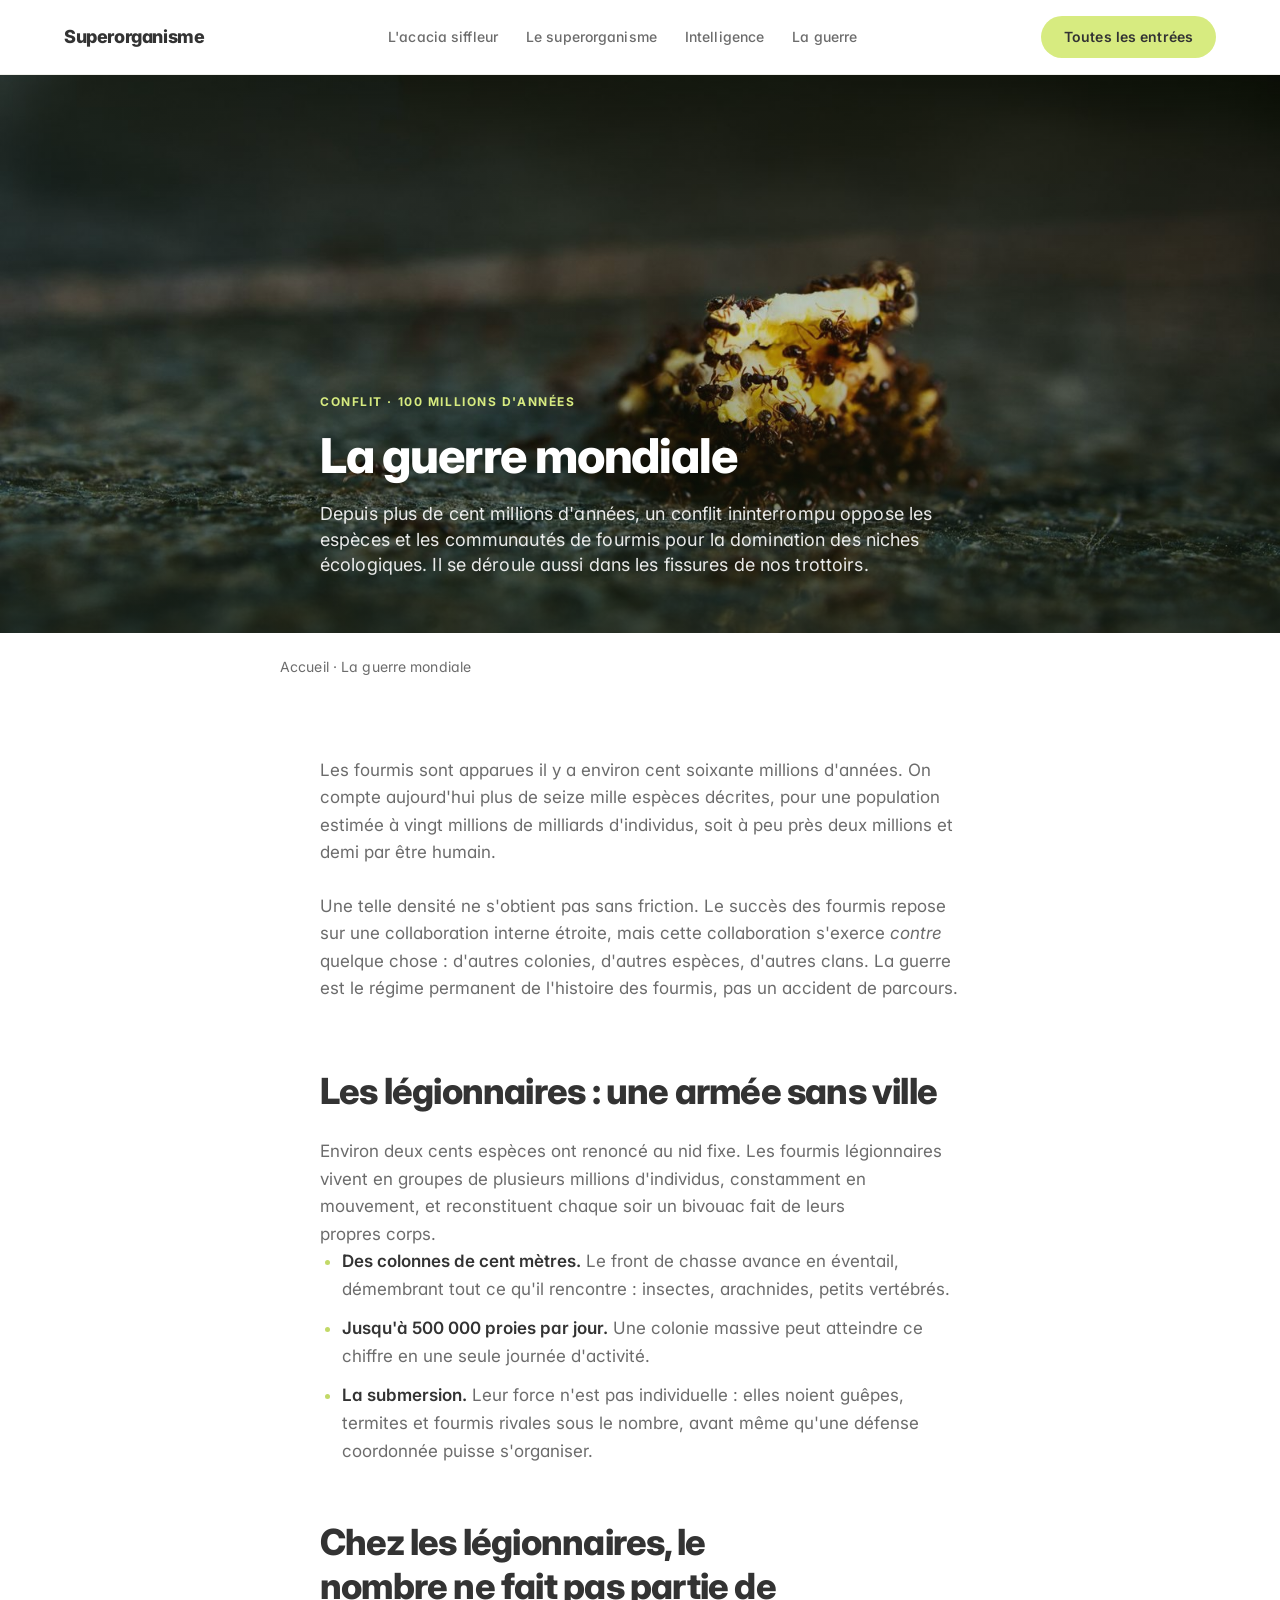
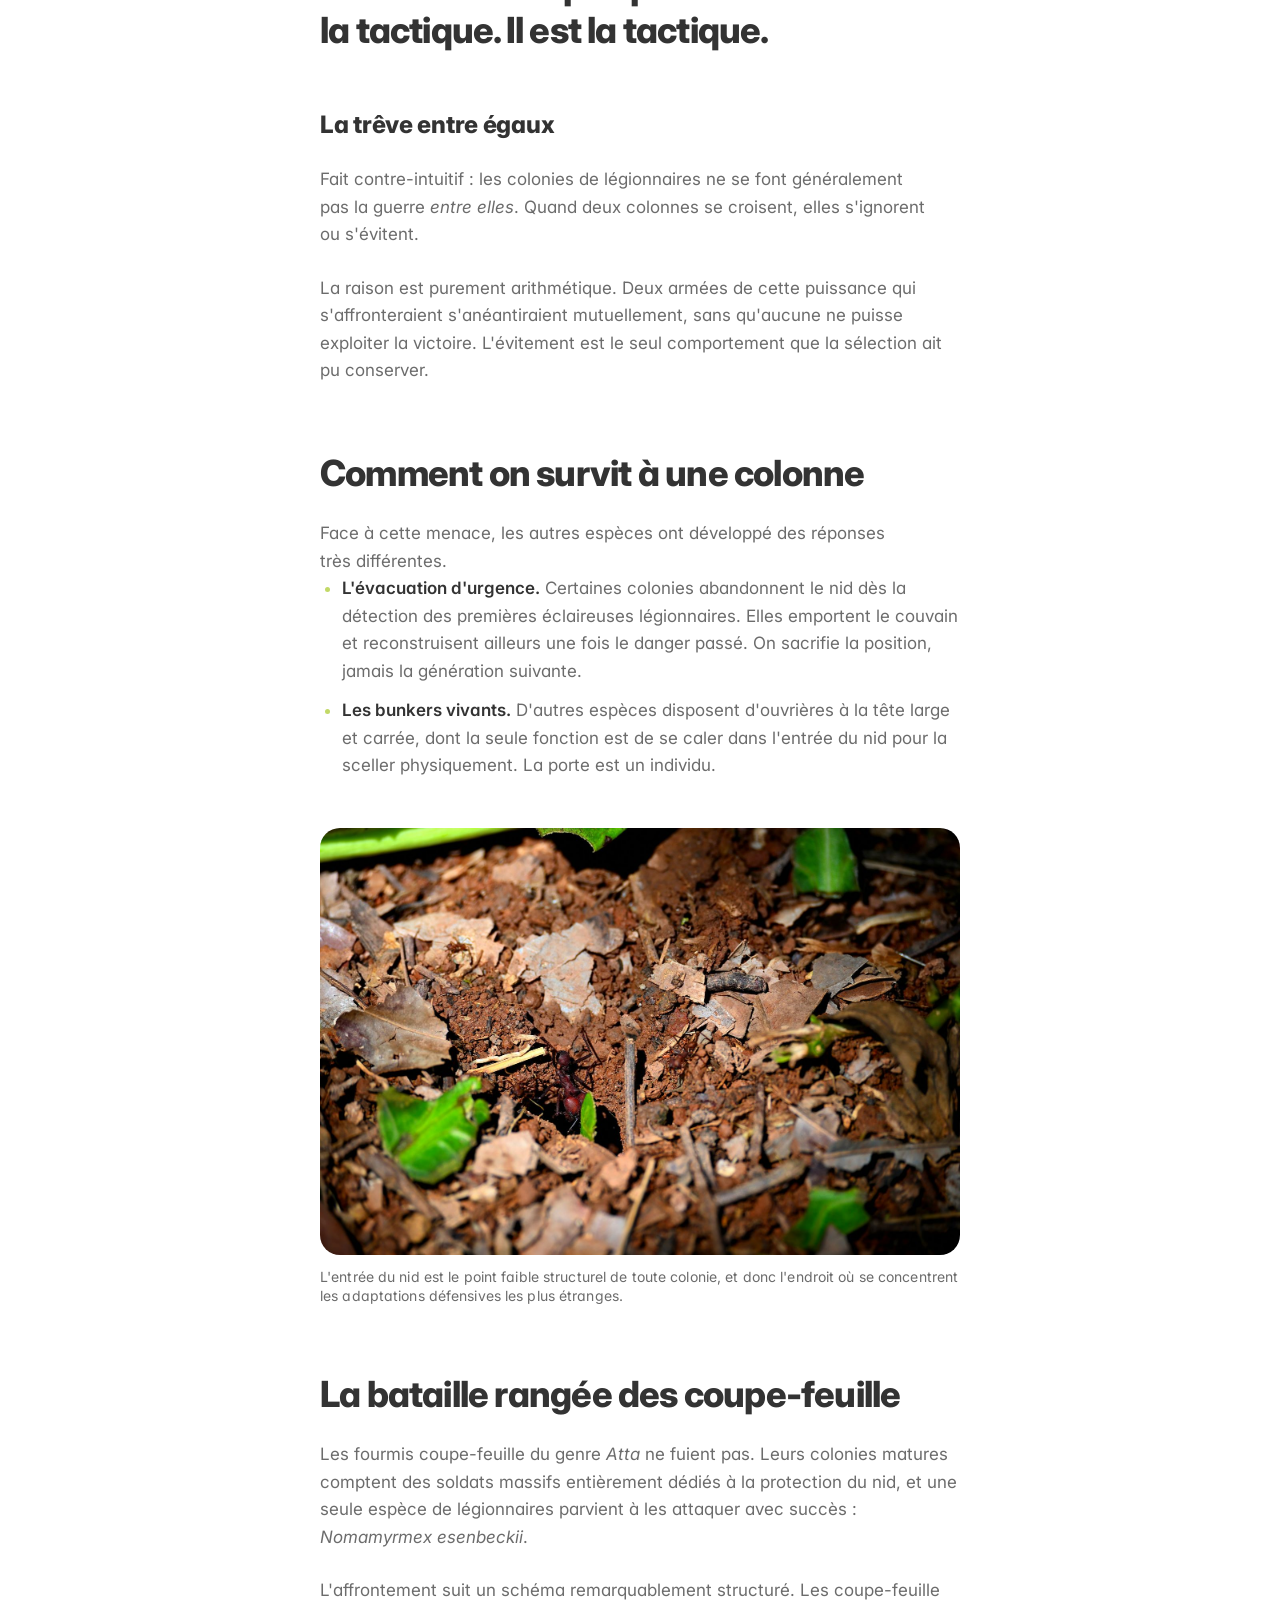
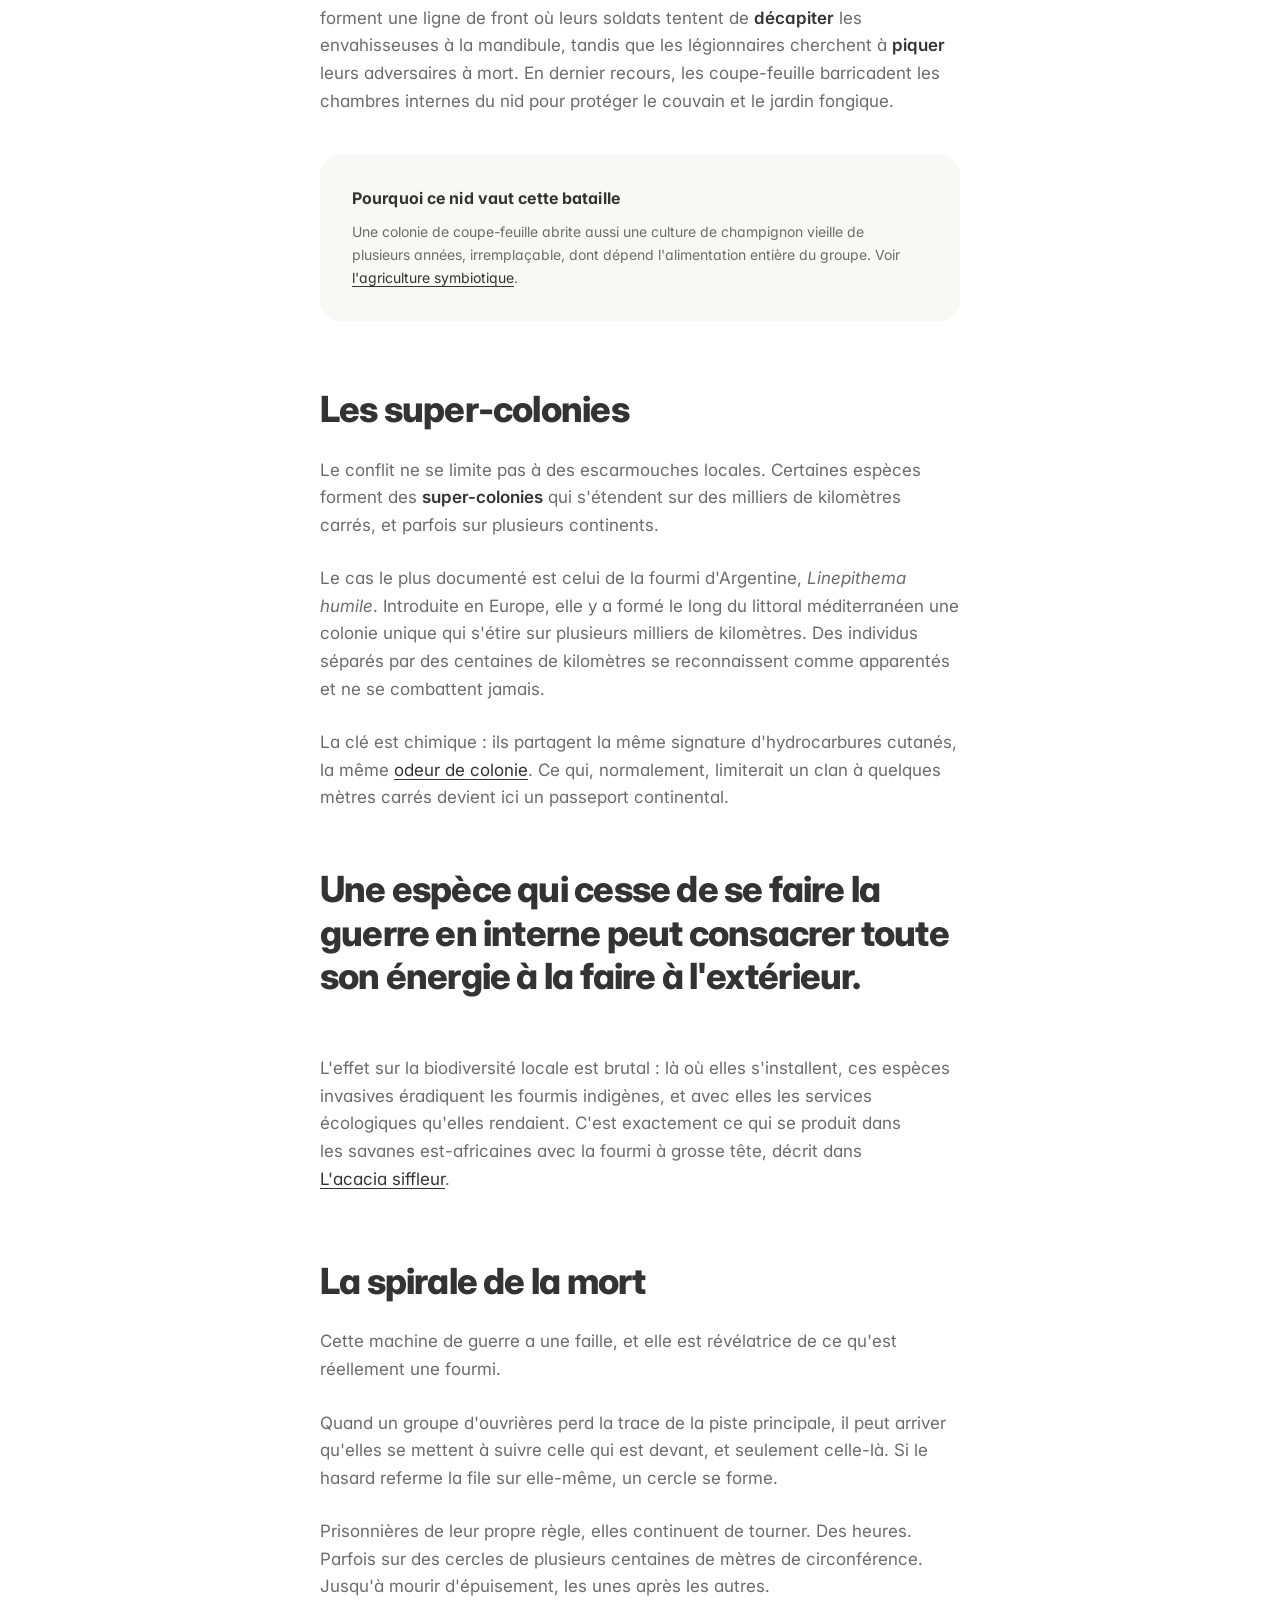
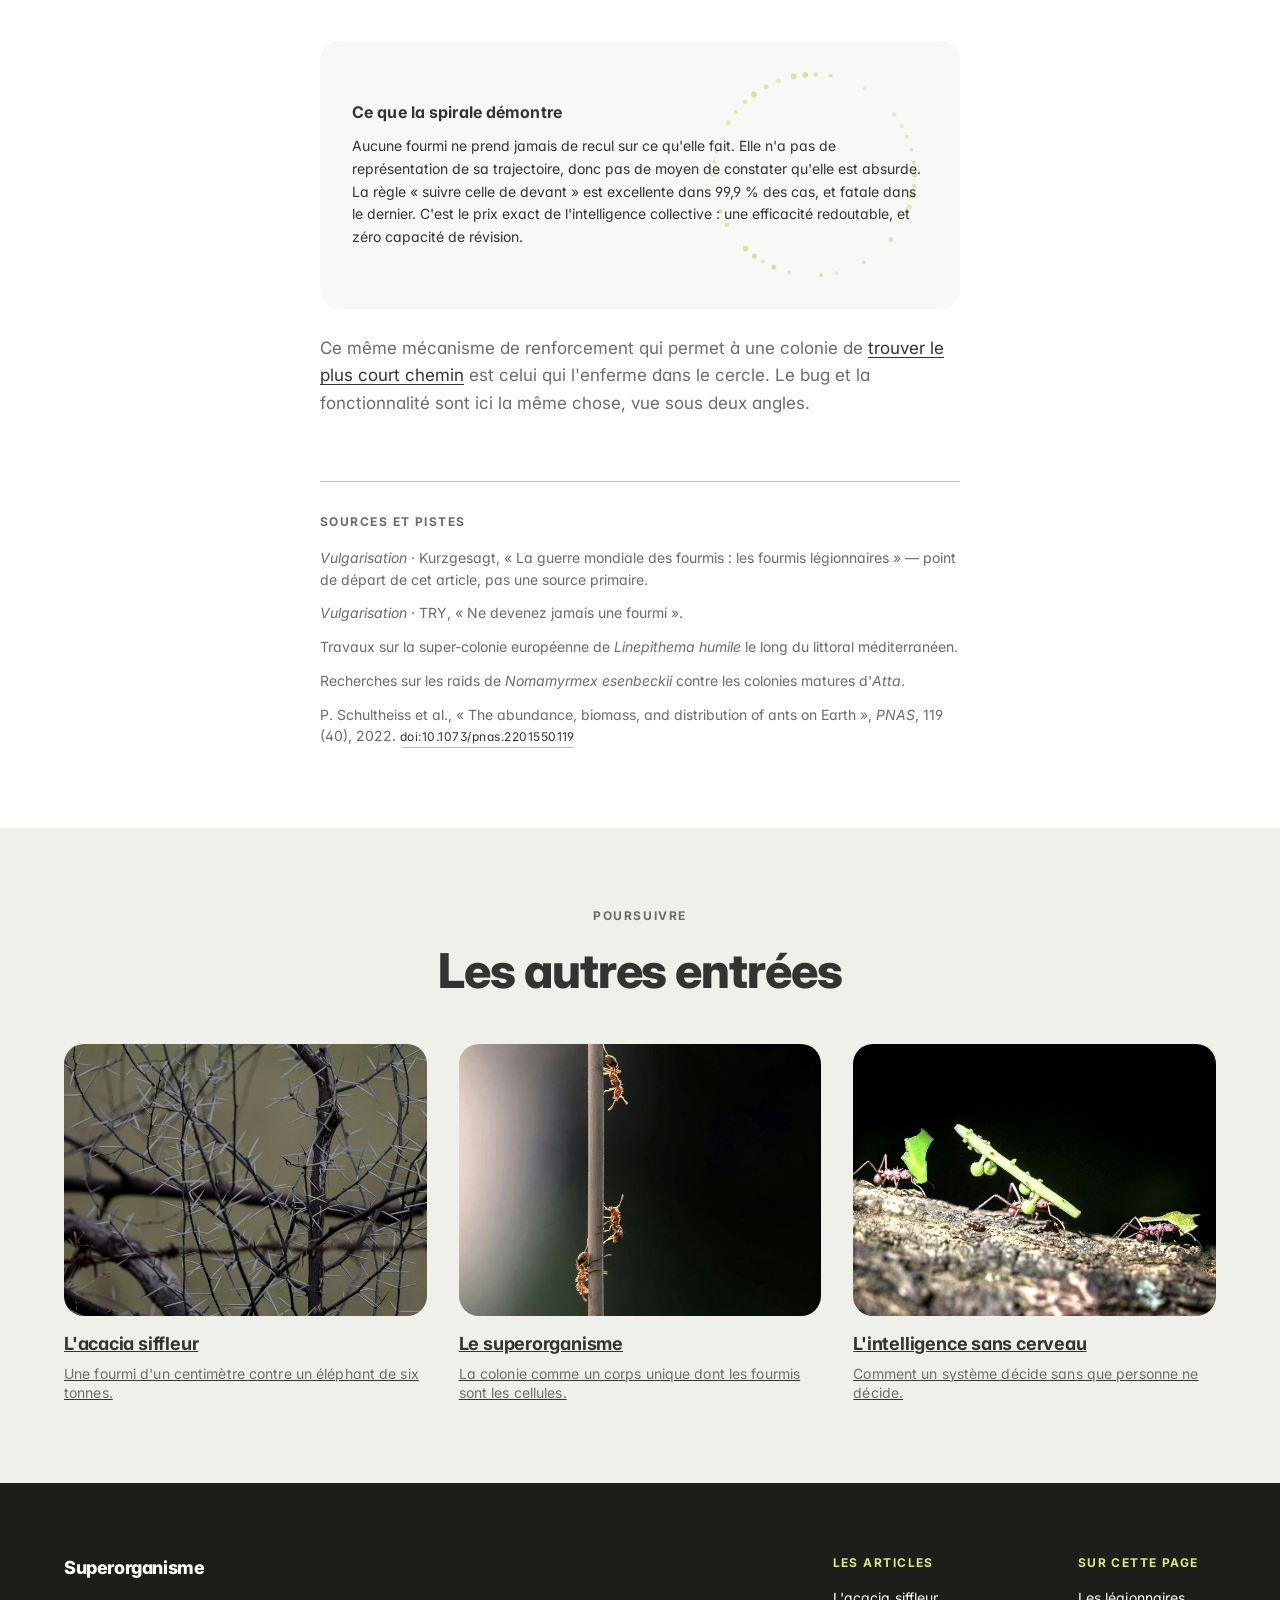
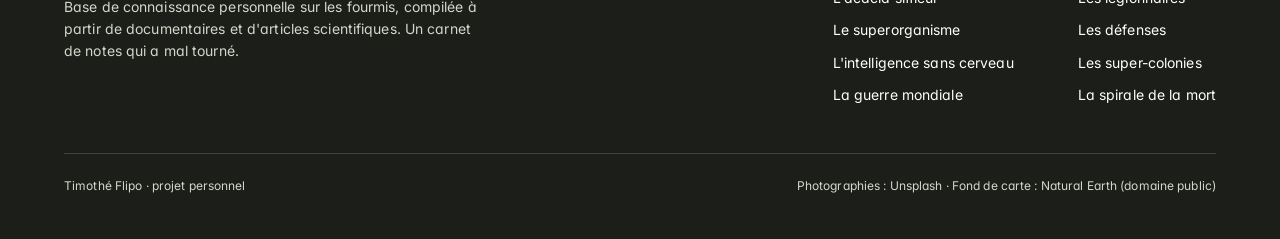
<file: guerre.html>
<!DOCTYPE html>
<html lang="fr">
<head>
<meta charset="utf-8">
<meta name="viewport" content="width=device-width, initial-scale=1">
<title>La guerre mondiale · Superorganisme</title>
<meta name="description" content="Fourmis légionnaires, bunkers vivants, super-colonies continentales et spirale de la mort : cent millions d'années de conflit ininterrompu.">
<meta name="robots" content="noindex, nofollow">
<link rel="preconnect" href="https://fonts.googleapis.com">
<link rel="preconnect" href="https://fonts.gstatic.com" crossorigin>
<link href="https://fonts.googleapis.com/css2?family=Inter:wght@400;500;600;700;800&display=swap" rel="stylesheet">
<link rel="stylesheet" href="css/style.css?v=50">
<link rel="icon" href="data:image/svg+xml,<svg xmlns='http://www.w3.org/2000/svg' viewBox='0 0 100 100'><rect width='100' height='100' rx='22' fill='%23333'/><circle cx='50' cy='30' r='11' fill='%23d7eb80'/><circle cx='50' cy='52' r='9' fill='%23d7eb80'/><circle cx='50' cy='74' r='13' fill='%23d7eb80'/></svg>">
</head>
<body>

<header class="header header--solid">
  <div class="wrap header__inner">
    <a class="wordmark" href="index.html">Superorganisme</a>
    <nav class="nav">
      <a class="nav__link" href="acacia.html">L'acacia siffleur</a>
      <a class="nav__link" href="superorganisme.html">Le superorganisme</a>
      <a class="nav__link" href="intelligence.html">Intelligence</a>
      <a class="nav__link" href="guerre.html">La guerre</a>
    </nav>
    <a class="btn btn--lime" href="index.html#entrees">Toutes les entrées</a>
  </div>
</header>

<main>

  <section class="article-hero">
    <div class="article-hero__media">
      <img src="images/photos/fourmis-nourriture.jpg" alt="Fourmis massées sur une proie" fetchpriority="high">
    </div>
    <div class="wrap">
      <div class="article-hero__inner">
        <p class="eyebrow">Conflit · 100 millions d'années</p>
        <h1>La guerre mondiale</h1>
        <p class="article-hero__lede">
          Depuis plus de cent millions d'années, un conflit ininterrompu oppose les espèces
          et les communautés de fourmis pour la domination des niches écologiques. Il se
          déroule aussi dans les fissures de nos trottoirs.
        </p>
      </div>
    </div>
  </section>

  <div class="wrap">
    <p class="breadcrumb"><a href="index.html">Accueil</a> · La guerre mondiale</p>
  </div>

  <article class="section">
    <div class="wrap">
      <div class="prose">

        <p>
          Les fourmis sont apparues il y a environ cent soixante millions d'années. On compte
          aujourd'hui plus de seize mille espèces décrites, pour une population estimée à
          vingt millions de milliards d'individus, soit à peu près deux millions et demi
          par être humain.
        </p>

        <p>
          Une telle densité ne s'obtient pas sans friction. Le succès des fourmis repose sur
          une collaboration interne étroite, mais cette collaboration s'exerce
          <em>contre</em> quelque chose : d'autres colonies, d'autres espèces, d'autres
          clans. La guerre est le régime permanent de l'histoire des fourmis, pas un
          accident de parcours.
        </p>

        <h2 id="legionnaires">Les légionnaires : une armée sans ville</h2>

        <p>
          Environ deux cents espèces ont renoncé au nid fixe. Les fourmis légionnaires vivent
          en groupes de plusieurs millions d'individus, constamment en mouvement, et
          reconstituent chaque soir un bivouac fait de leurs propres corps.
        </p>

        <ul>
          <li><strong>Des colonnes de cent mètres.</strong> Le front de chasse avance en éventail, démembrant tout ce qu'il rencontre : insectes, arachnides, petits vertébrés.</li>
          <li><strong>Jusqu'à 500 000 proies par jour.</strong> Une colonie massive peut atteindre ce chiffre en une seule journée d'activité.</li>
          <li><strong>La submersion.</strong> Leur force n'est pas individuelle : elles noient guêpes, termites et fourmis rivales sous le nombre, avant même qu'une défense coordonnée puisse s'organiser.</li>
        </ul>

        <p class="pull">
          Chez les légionnaires, le nombre ne fait pas partie de la tactique.
          Il est la tactique.
        </p>

        <h3>La trêve entre égaux</h3>

        <p>
          Fait contre-intuitif : les colonies de légionnaires ne se font généralement pas la
          guerre <em>entre elles</em>. Quand deux colonnes se croisent, elles s'ignorent ou
          s'évitent.
        </p>

        <p>
          La raison est purement arithmétique. Deux armées de cette puissance qui
          s'affronteraient s'anéantiraient mutuellement, sans qu'aucune ne puisse exploiter
          la victoire. L'évitement est le seul comportement que la sélection ait pu conserver.
        </p>

        <h2 id="defenses">Comment on survit à une colonne</h2>

        <p>
          Face à cette menace, les autres espèces ont développé des réponses très différentes.
        </p>

        <ul>
          <li><strong>L'évacuation d'urgence.</strong> Certaines colonies abandonnent le nid dès la détection des premières éclaireuses légionnaires. Elles emportent le couvain et reconstruisent ailleurs une fois le danger passé. On sacrifie la position, jamais la génération suivante.</li>
          <li><strong>Les bunkers vivants.</strong> D'autres espèces disposent d'ouvrières à la tête large et carrée, dont la seule fonction est de se caler dans l'entrée du nid pour la sceller physiquement. La porte est un individu.</li>
        </ul>

        <figure>
          <img src="images/photos/fourmi-trou.jpg" alt="Fourmi émergeant d'un trou dans le sol" loading="lazy">
          <figcaption>
            L'entrée du nid est le point faible structurel de toute colonie, et donc
            l'endroit où se concentrent les adaptations défensives les plus étranges.
          </figcaption>
        </figure>

        <h2 id="bataille">La bataille rangée des coupe-feuille</h2>

        <p>
          Les fourmis coupe-feuille du genre <em>Atta</em> ne fuient pas. Leurs colonies
          matures comptent des soldats massifs entièrement dédiés à la protection du nid,
          et une seule espèce de légionnaires parvient à les attaquer avec succès :
          <em>Nomamyrmex esenbeckii</em>.
        </p>

        <p>
          L'affrontement suit un schéma remarquablement structuré. Les coupe-feuille forment
          une ligne de front où leurs soldats tentent de <strong>décapiter</strong> les
          envahisseuses à la mandibule, tandis que les légionnaires cherchent à
          <strong>piquer</strong> leurs adversaires à mort. En dernier recours, les
          coupe-feuille barricadent les chambres internes du nid pour protéger le couvain
          et le jardin fongique.
        </p>

        <div class="callout">
          <h4>Pourquoi ce nid vaut cette bataille</h4>
          <p>
            Une colonie de coupe-feuille abrite aussi une culture de champignon vieille de plusieurs années, irremplaçable, dont
            dépend l'alimentation entière du groupe. Voir
            <a href="superorganisme.html#agriculture">l'agriculture symbiotique</a>.
          </p>
        </div>

        <h2 id="supercolonies">Les super-colonies</h2>

        <p>
          Le conflit ne se limite pas à des escarmouches locales. Certaines espèces forment
          des <strong>super-colonies</strong> qui s'étendent sur des milliers de kilomètres
          carrés, et parfois sur plusieurs continents.
        </p>

        <p>
          Le cas le plus documenté est celui de la fourmi d'Argentine,
          <em>Linepithema humile</em>. Introduite en Europe, elle y a formé le long du
          littoral méditerranéen une colonie unique qui s'étire sur plusieurs milliers de
          kilomètres. Des individus séparés par des centaines de kilomètres se reconnaissent
          comme apparentés et ne se combattent jamais.
        </p>

        <p>
          La clé est chimique : ils partagent la même signature d'hydrocarbures cutanés, la
          même <a href="intelligence.html#pheromones">odeur de colonie</a>. Ce qui,
          normalement, limiterait un clan à quelques mètres carrés devient ici un passeport
          continental.
        </p>

        <p class="pull">
          Une espèce qui cesse de se faire la guerre en interne peut consacrer toute son
          énergie à la faire à l'extérieur.
        </p>

        <p>
          L'effet sur la biodiversité locale est brutal : là où elles s'installent, ces
          espèces invasives éradiquent les fourmis indigènes, et avec elles les services
          écologiques qu'elles rendaient. C'est exactement ce qui se produit dans les
          savanes est-africaines avec la fourmi à grosse tête, décrit dans
          <a href="acacia.html#invasion">L'acacia siffleur</a>.
        </p>

        <h2 id="spirale">La spirale de la mort</h2>

        <p>
          Cette machine de guerre a une faille, et elle est révélatrice de ce qu'est
          réellement une fourmi.
        </p>

        <p>
          Quand un groupe d'ouvrières perd la trace de la piste principale, il peut arriver
          qu'elles se mettent à suivre celle qui est devant, et seulement celle-là.
          Si le hasard referme la file sur elle-même, un cercle se forme.
        </p>

        <p>
          Prisonnières de leur propre règle, elles continuent de tourner. Des heures. Parfois
          sur des cercles de plusieurs centaines de mètres de circonférence. Jusqu'à mourir
          d'épuisement, les unes après les autres.
        </p>


        <!--
          Le seul cercle du site, posé sous l'encadré plutôt qu'à côté du texte.
          La spirale de la mort est un phénomène circulaire, décrit jusqu'ici
          dans un bloc rectangulaire comme le reste : le cercle tourne
          maintenant derrière le paragraphe qui l'explique, au lieu de
          l'illustrer depuis l'extérieur.

          `aria-hidden` : c'est une texture, le texte de l'encadré dit déjà
          tout. L'annoncer reviendrait à faire lire une décoration.
        -->
        <div class="callout callout--texture callout--spirale">
          <div class="spirale" aria-hidden="true">
            <svg class="spirale__svg" aria-hidden="true" viewBox="0 0 240 240">
                <g class="spirale__file" fill="currentColor">
                  <circle cx="224.0" cy="120.0" r="2.6" opacity="0.82"/>
                  <circle cx="223.4" cy="131.1" r="2.1" opacity="0.84"/>
                  <circle cx="221.8" cy="141.4" r="2.8" opacity="1.0"/>
                  <circle cx="218.4" cy="153.6" r="3.0" opacity="0.61"/>
                  <circle cx="199.7" cy="186.8" r="2.5" opacity="0.82"/>
                  <circle cx="171.6" cy="210.3" r="2.0" opacity="0.7"/>
                  <circle cx="143.1" cy="221.4" r="2.2" opacity="0.51"/>
                  <circle cx="127.3" cy="223.7" r="2.1" opacity="0.87"/>
                  <circle cx="94.5" cy="220.8" r="2.2" opacity="0.59"/>
                  <circle cx="78.5" cy="215.4" r="2.5" opacity="0.93"/>
                  <circle cx="67.1" cy="209.5" r="2.1" opacity="0.7"/>
                  <circle cx="58.5" cy="203.8" r="2.7" opacity="0.94"/>
                  <circle cx="49.2" cy="196.1" r="3.0" opacity="0.93"/>
                  <circle cx="29.8" cy="171.8" r="2.3" opacity="0.68"/>
                  <circle cx="23.0" cy="157.5" r="2.4" opacity="0.94"/>
                  <circle cx="16.0" cy="118.7" r="3.1" opacity="0.53"/>
                  <circle cx="16.9" cy="106.1" r="2.2" opacity="0.58"/>
                  <circle cx="18.8" cy="95.8" r="2.3" opacity="0.72"/>
                  <circle cx="31.3" cy="65.7" r="2.7" opacity="0.59"/>
                  <circle cx="38.8" cy="55.0" r="2.0" opacity="0.68"/>
                  <circle cx="48.5" cy="44.5" r="2.4" opacity="0.76"/>
                  <circle cx="57.8" cy="36.7" r="3.1" opacity="0.83"/>
                  <circle cx="70.4" cy="28.6" r="2.6" opacity="0.79"/>
                  <circle cx="83.3" cy="22.7" r="2.8" opacity="0.48"/>
                  <circle cx="99.0" cy="18.1" r="3.1" opacity="0.88"/>
                  <circle cx="110.9" cy="16.4" r="3.0" opacity="0.89"/>
                  <circle cx="121.8" cy="16.0" r="2.5" opacity="0.67"/>
                  <circle cx="137.2" cy="17.4" r="2.1" opacity="0.8"/>
                  <circle cx="172.6" cy="30.3" r="2.1" opacity="0.49"/>
                  <circle cx="203.1" cy="57.5" r="2.3" opacity="0.54"/>
                  <circle cx="210.8" cy="69.4" r="2.4" opacity="0.48"/>
                  <circle cx="216.2" cy="80.4" r="2.0" opacity="0.53"/>
                  <circle cx="220.7" cy="93.9" r="2.1" opacity="0.65"/>
                  <circle cx="223.2" cy="107.0" r="2.0" opacity="0.93"/>
                </g>
              </svg>
          </div>
          <div class="callout__texte">
            <h4>Ce que la spirale démontre</h4>
          <p>
            Aucune fourmi ne prend jamais de recul sur ce qu'elle fait. Elle n'a pas de
            représentation de sa trajectoire, donc pas de moyen de constater qu'elle est
            absurde. La règle « suivre celle de devant » est excellente dans 99,9 % des cas,
            et fatale dans le dernier. C'est le prix exact de l'intelligence collective :
            une efficacité redoutable, et zéro capacité de révision.
          </p>
          </div>
        </div>

        <p>
          Ce même mécanisme de renforcement qui permet à une colonie de
          <a href="intelligence.html#chemin">trouver le plus court chemin</a> est celui qui
          l'enferme dans le cercle. Le bug et la fonctionnalité sont ici la même chose, vue sous deux angles.
        </p>

        <div class="sources">
          <h4>Sources et pistes</h4>
          <ul>
            <li><em>Vulgarisation</em> · Kurzgesagt, « La guerre mondiale des fourmis : les fourmis légionnaires » — point de départ de cet article, pas une source primaire.</li>
            <li><em>Vulgarisation</em> · TRY, « Ne devenez jamais une fourmi ».</li>
            <li>Travaux sur la super-colonie européenne de <em>Linepithema humile</em> le long du littoral méditerranéen.</li>
            <li>Recherches sur les raids de <em>Nomamyrmex esenbeckii</em> contre les colonies matures d'<em>Atta</em>.</li>
            <li>P. Schultheiss et al., « The abundance, biomass, and distribution of ants on Earth », <em>PNAS</em>, 119 (40), 2022. <a href="https://doi.org/10.1073/pnas.2201550119" target="_blank" rel="noopener noreferrer">doi:10.1073/pnas.2201550119</a></li>
          </ul>
        </div>

      </div>
    </div>
  </article>

  <section class="section band">
    <div class="wrap">
      <div class="sec-head sec-head--center">
        <p class="eyebrow">Poursuivre</p>
        <h2>Les autres entrées</h2>
      </div>
      <div class="next-cards">
        <a class="card" href="acacia.html">
          <div class="card__media"><img src="images/photos/carte-acacia.jpg" alt="Épines creuses d'un acacia, où loge la colonie"
            width="660" height="495" loading="lazy" decoding="async"></div>
          <h3 class="card__title">L'acacia siffleur</h3>
          <p class="card__desc">Une fourmi d'un centimètre contre un éléphant de six tonnes.</p>
        </a>
        <a class="card" href="superorganisme.html">
          <div class="card__media"><img src="images/photos/carte-superorganisme.jpg" alt="Trois fourmis accrochées à une tige, formant une chaîne"
            width="660" height="495" loading="lazy" decoding="async"></div>
          <h3 class="card__title">Le superorganisme</h3>
          <p class="card__desc">La colonie comme un corps unique dont les fourmis sont les cellules.</p>
        </a>
        <a class="card" href="intelligence.html">
          <div class="card__media"><img src="images/photos/carte-intelligence.jpg" alt="Fourmis coupe-feuille en file, chacune portant un fragment de feuille"
            width="660" height="495" loading="lazy" decoding="async"></div>
          <h3 class="card__title">L'intelligence sans cerveau</h3>
          <p class="card__desc">Comment un système décide sans que personne ne décide.</p>
        </a>
      </div>
    </div>
  </section>

</main>

<footer class="footer">
  <div class="wrap">
    <div class="footer__top">
      <div>
        <a class="wordmark" href="index.html">Superorganisme</a>
        <p class="footer__blurb">
          Base de connaissance personnelle sur les fourmis, compilée à partir de documentaires
          et d'articles scientifiques. Un carnet de notes qui a mal tourné.
        </p>
      </div>
      <div class="footer__cols">
        <div class="footer__col">
          <h4>Les articles</h4>
          <ul>
            <li><a href="acacia.html">L'acacia siffleur</a></li>
            <li><a href="superorganisme.html">Le superorganisme</a></li>
            <li><a href="intelligence.html">L'intelligence sans cerveau</a></li>
            <li><a href="guerre.html">La guerre mondiale</a></li>
          </ul>
        </div>
        <div class="footer__col">
          <h4>Sur cette page</h4>
          <ul>
            <li><a href="#legionnaires">Les légionnaires</a></li>
            <li><a href="#defenses">Les défenses</a></li>
            <li><a href="#supercolonies">Les super-colonies</a></li>
            <li><a href="#spirale">La spirale de la mort</a></li>
          </ul>
        </div>
      </div>
    </div>
    <div class="footer__base">
      <span>Timothé Flipo · projet personnel</span>
      <span>Photographies : Unsplash · Fond de carte : Natural Earth (domaine public)</span>
    </div>
  </div>
</footer>

<script src="js/main.js?v=50"></script>
</body>
</html>
</file>
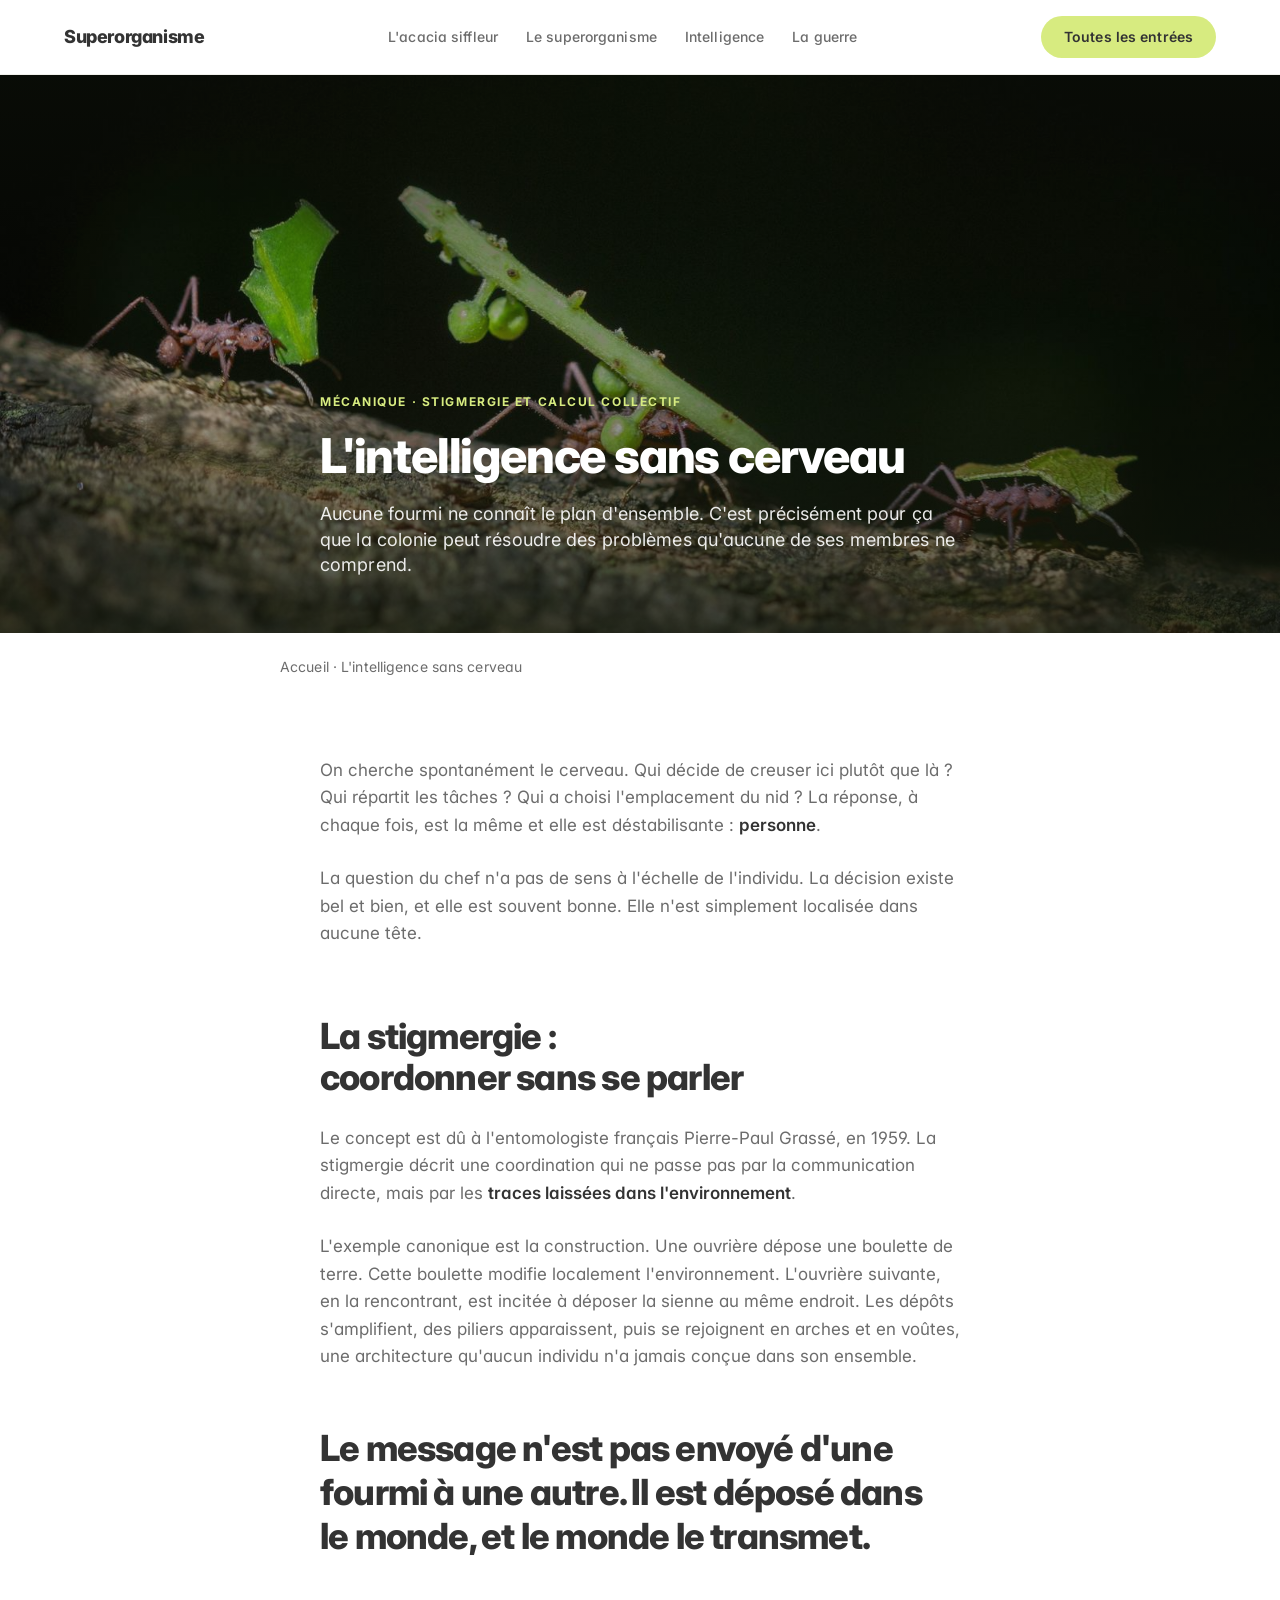
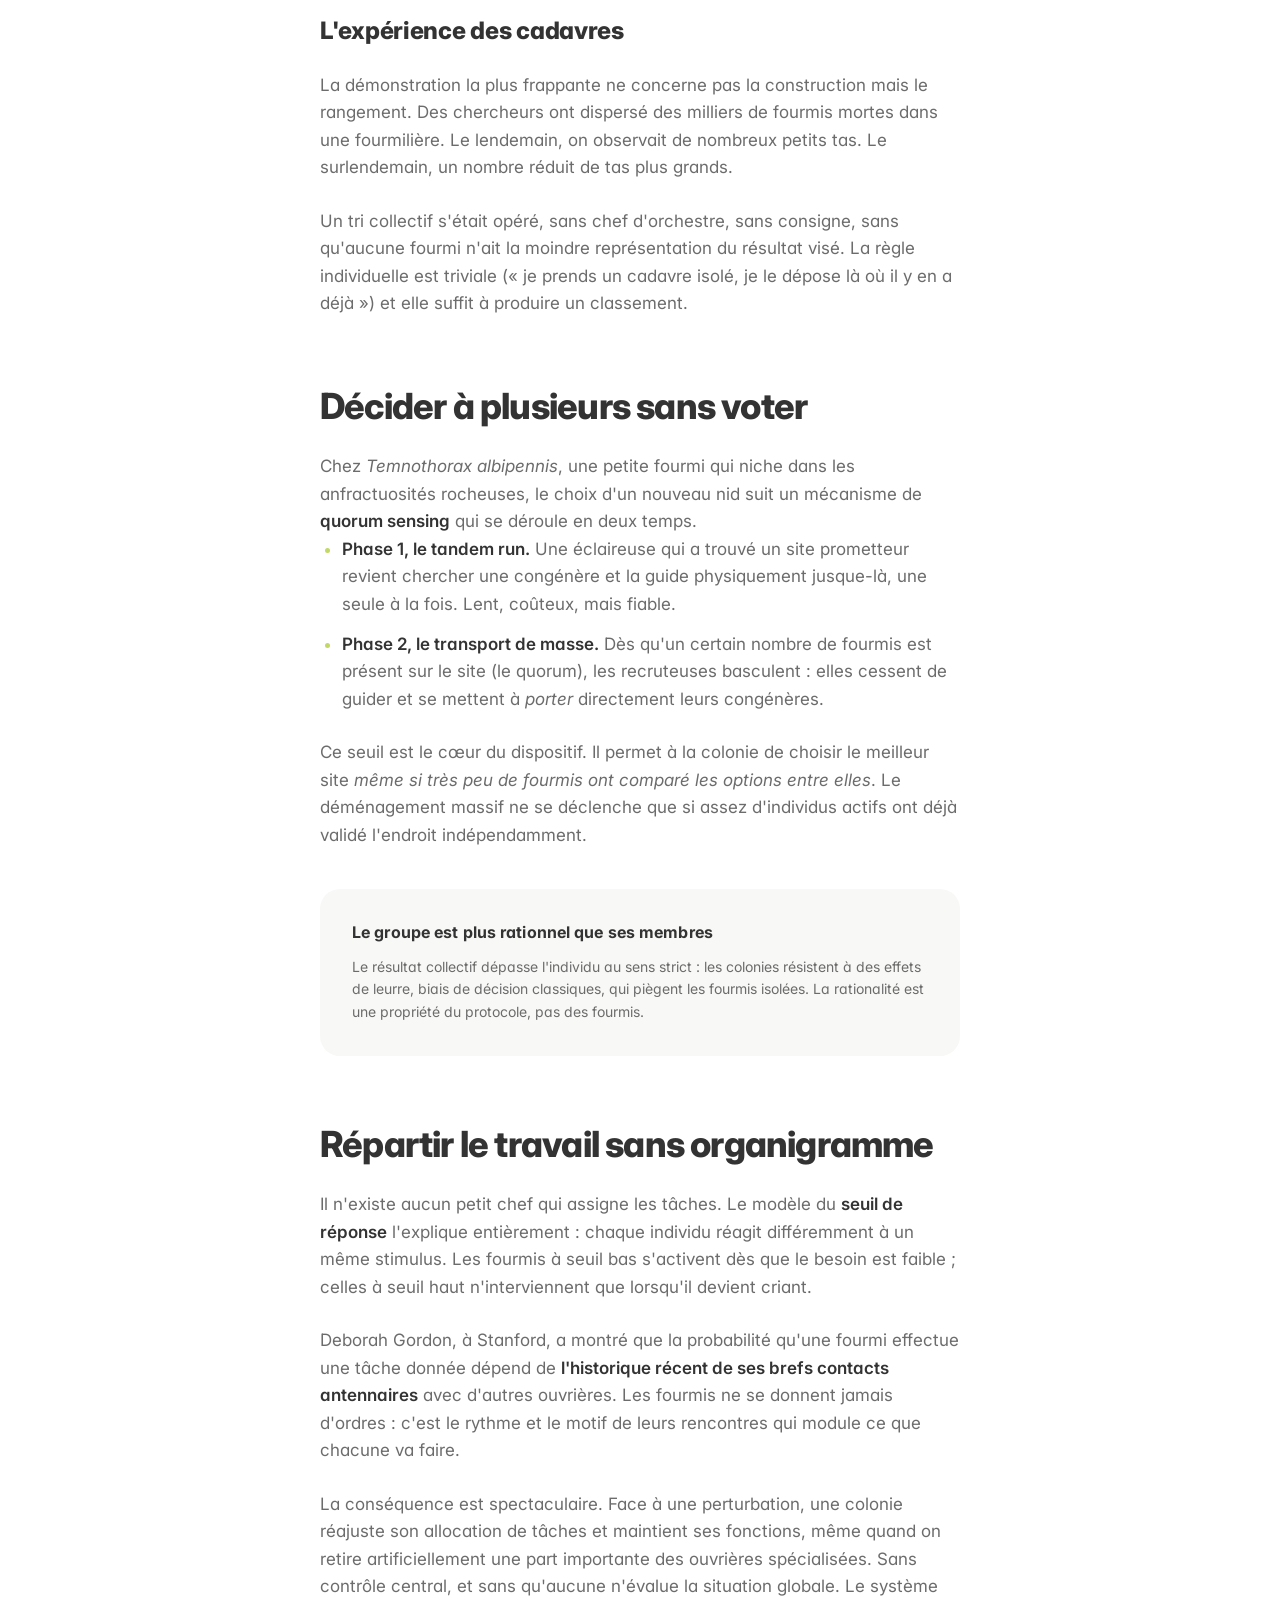
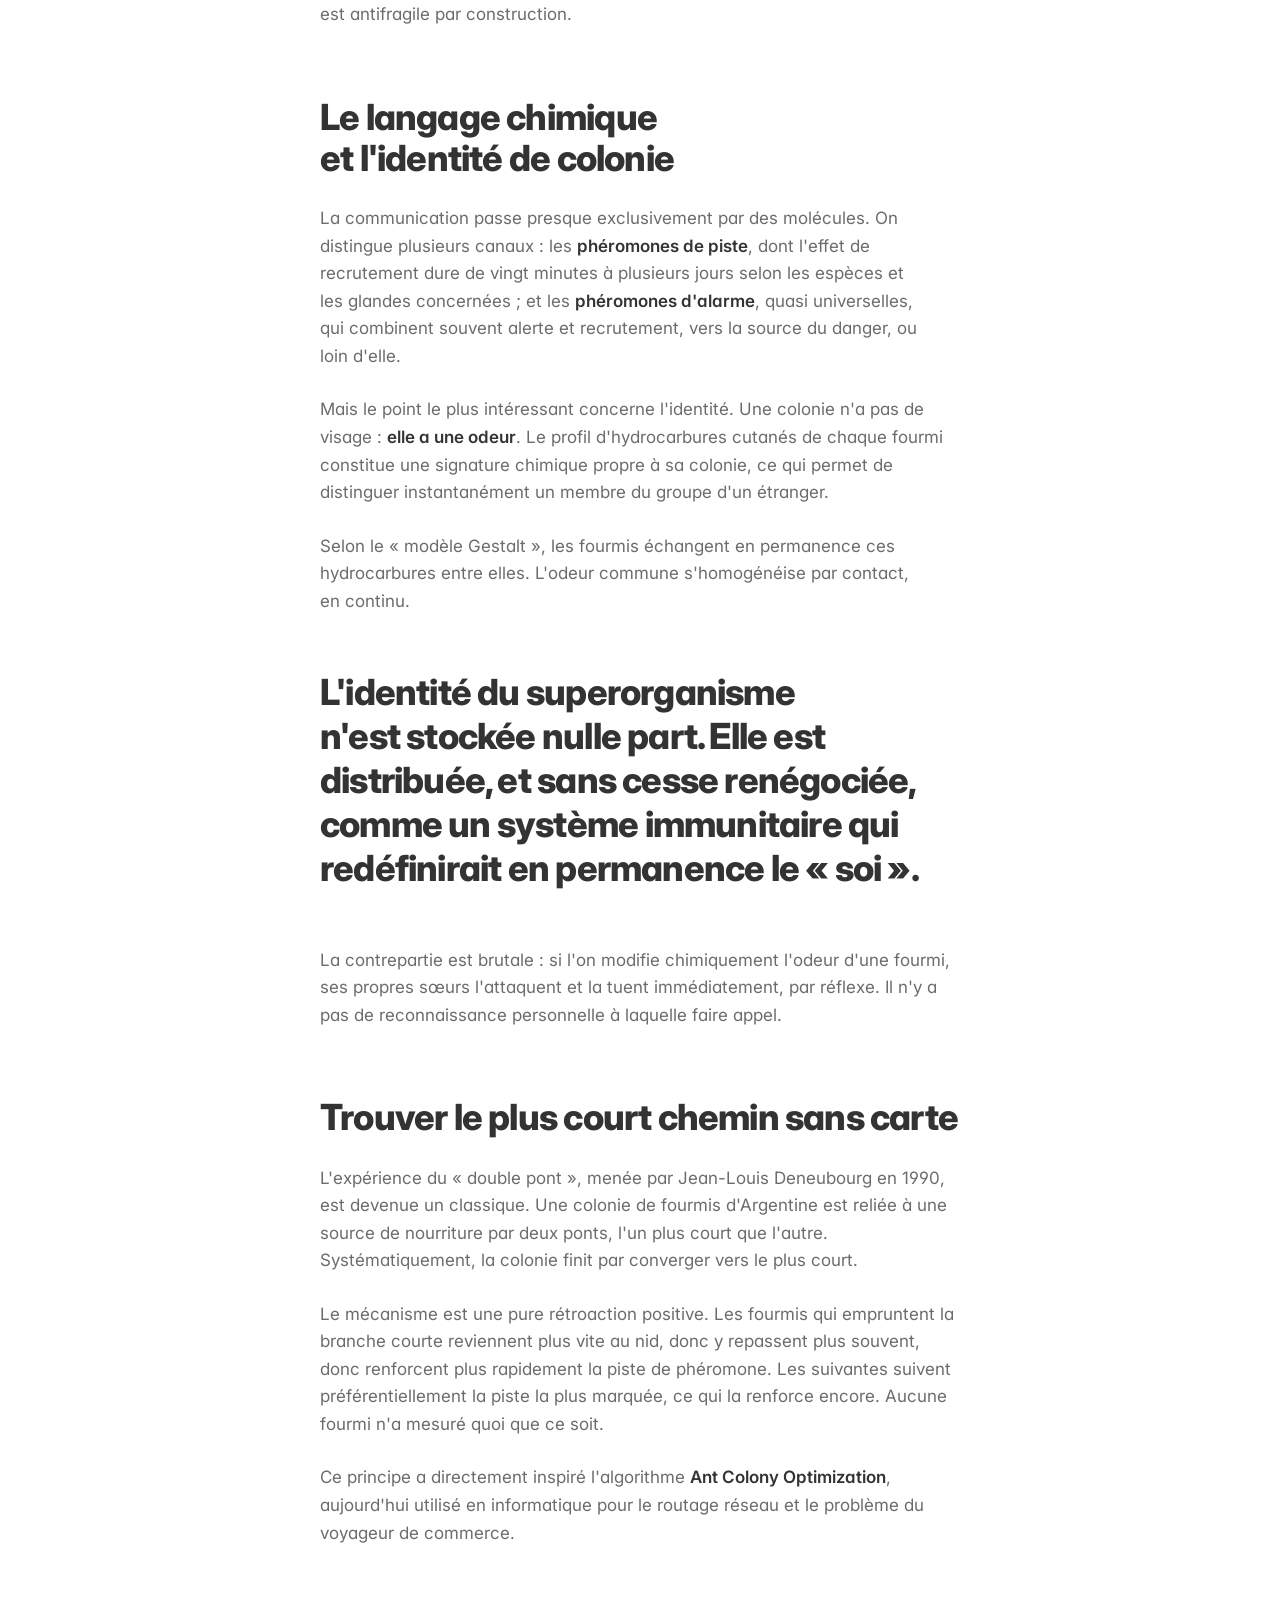
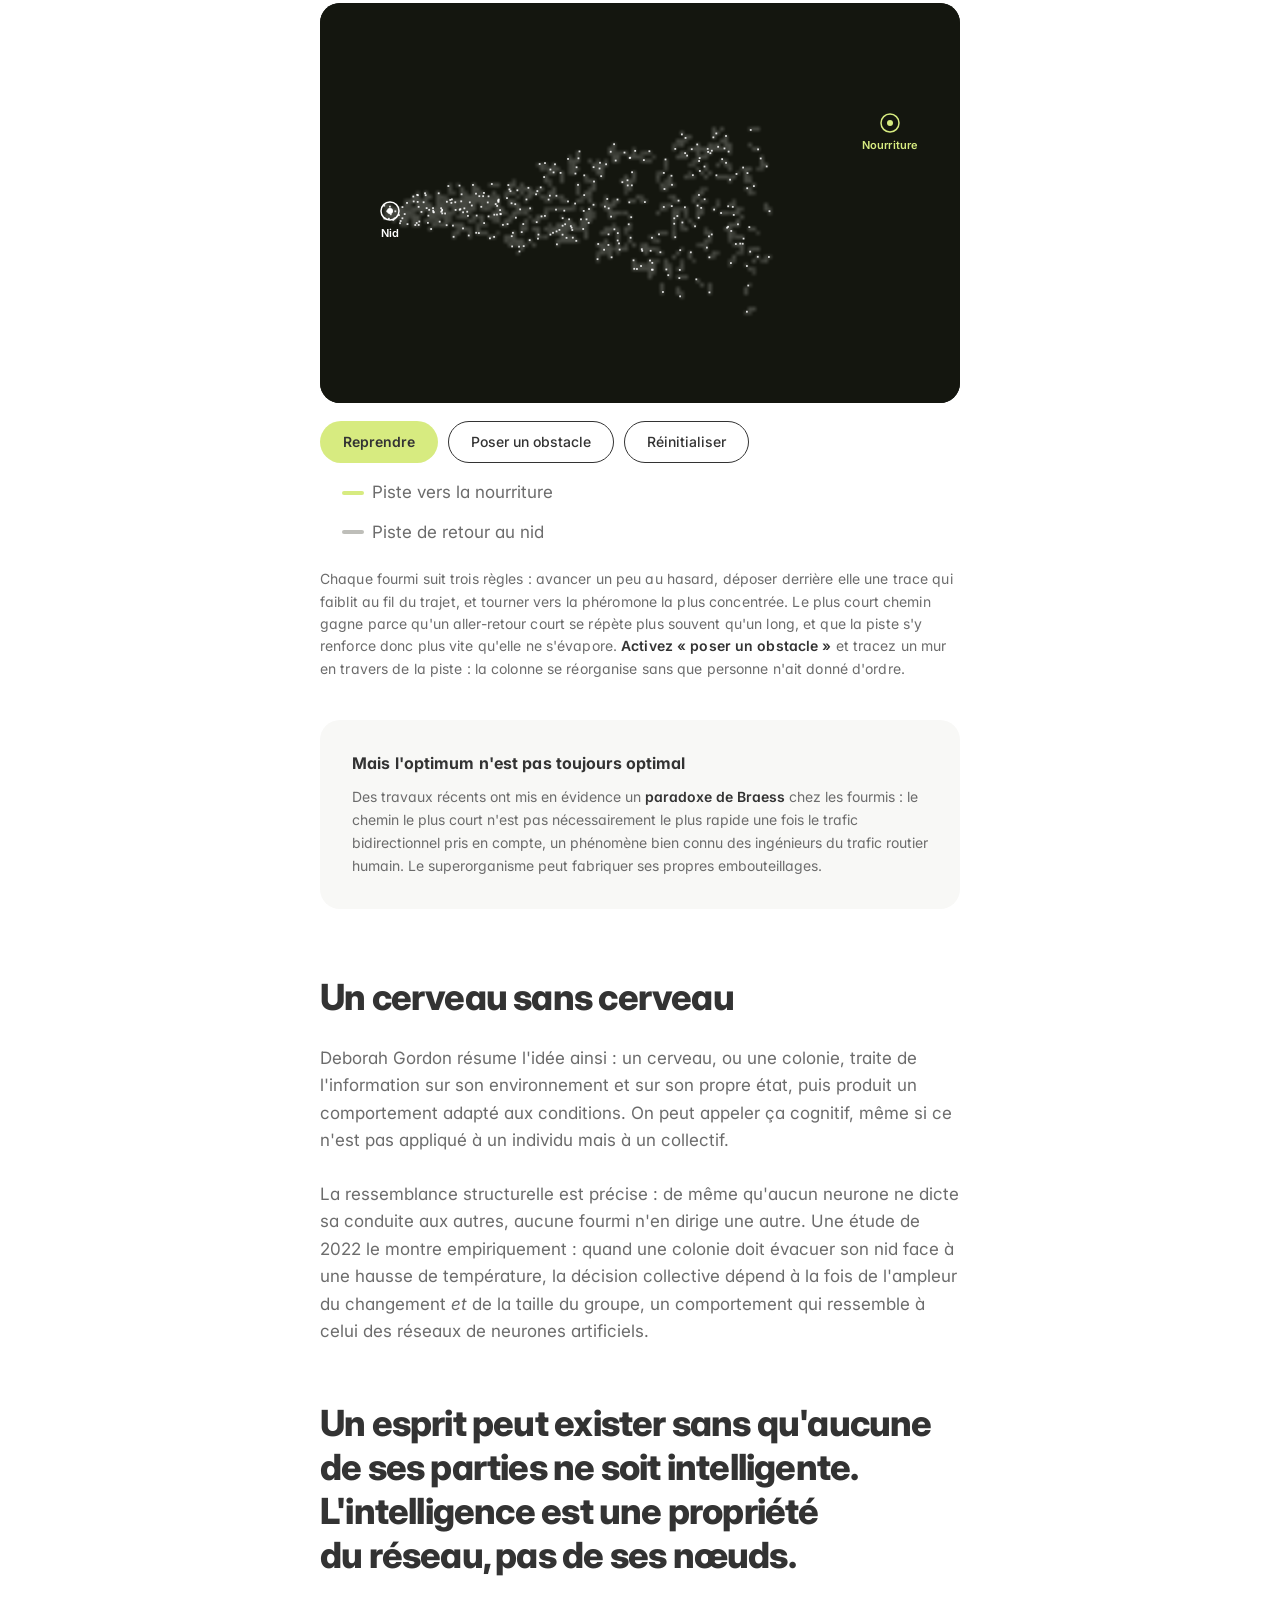
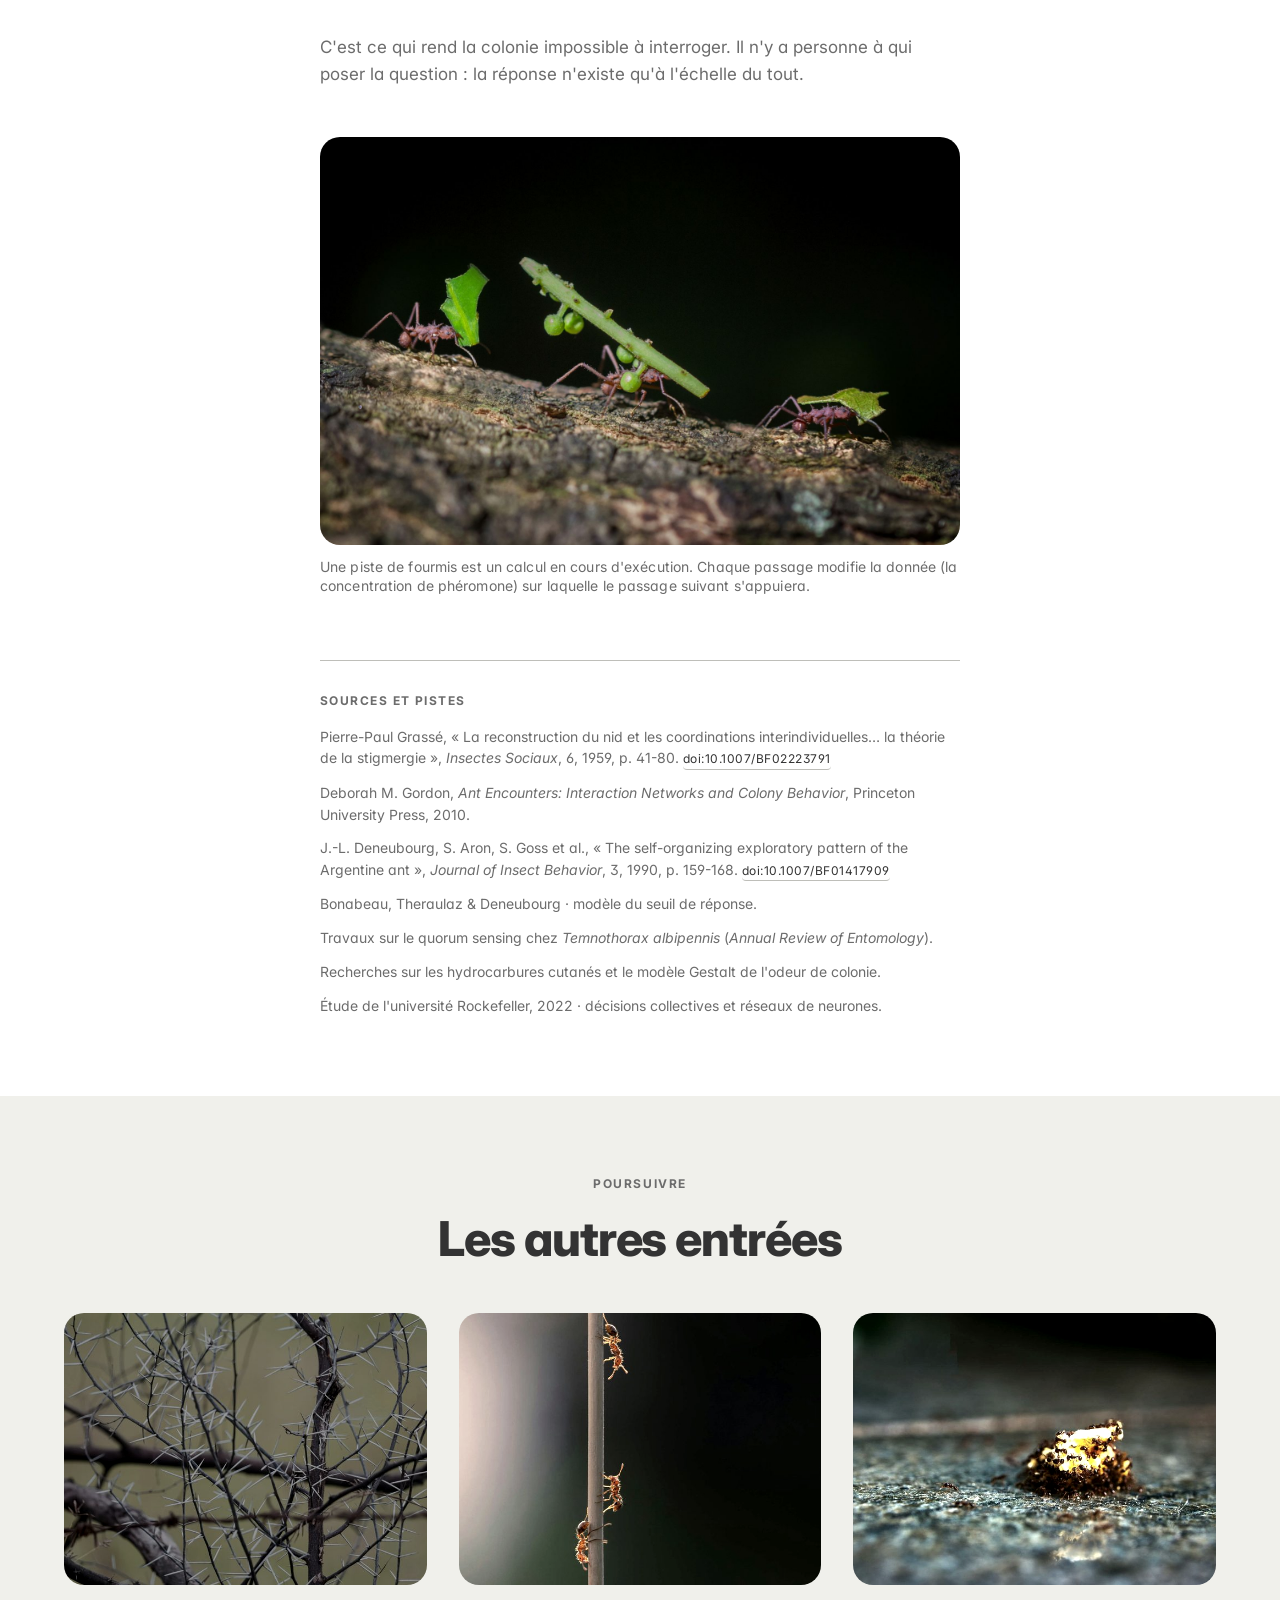
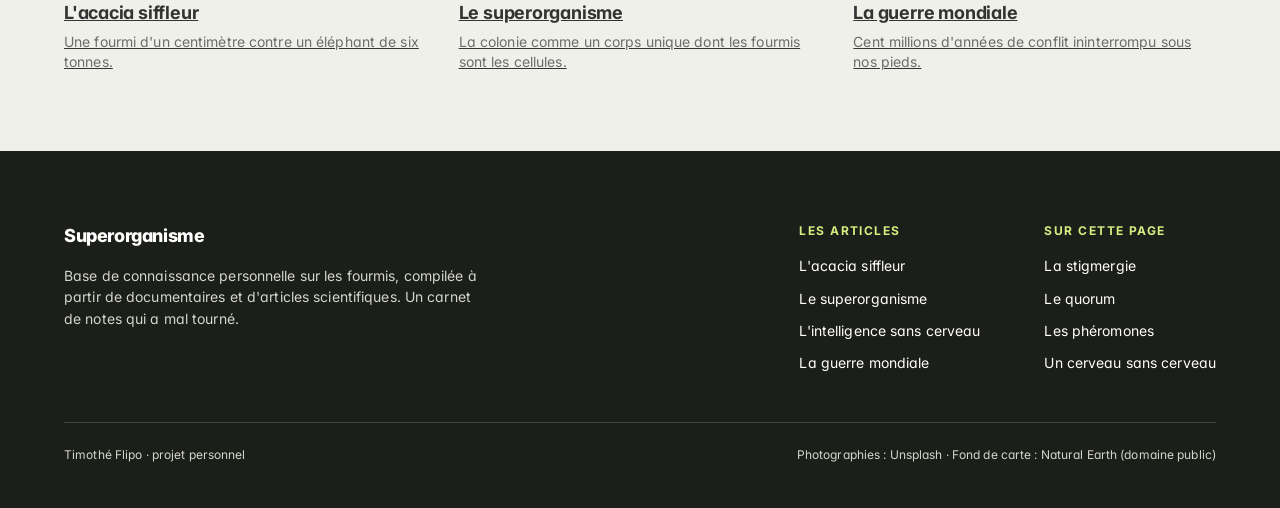
<file: intelligence.html>
<!DOCTYPE html>
<html lang="fr">
<head>
<meta charset="utf-8">
<meta name="viewport" content="width=device-width, initial-scale=1">
<title>L'intelligence sans cerveau · Superorganisme</title>
<meta name="description" content="Stigmergie, quorum sensing, seuils de réponse, phéromones et plus court chemin : comment une colonie de fourmis calcule sans que personne ne calcule.">
<meta name="robots" content="noindex, nofollow">
<link rel="preconnect" href="https://fonts.googleapis.com">
<link rel="preconnect" href="https://fonts.gstatic.com" crossorigin>
<link href="https://fonts.googleapis.com/css2?family=Inter:wght@400;500;600;700;800&display=swap" rel="stylesheet">
<link rel="stylesheet" href="css/style.css?v=50">
<link rel="icon" href="data:image/svg+xml,<svg xmlns='http://www.w3.org/2000/svg' viewBox='0 0 100 100'><rect width='100' height='100' rx='22' fill='%23333'/><circle cx='50' cy='30' r='11' fill='%23d7eb80'/><circle cx='50' cy='52' r='9' fill='%23d7eb80'/><circle cx='50' cy='74' r='13' fill='%23d7eb80'/></svg>">
</head>
<body>

<header class="header header--solid">
  <div class="wrap header__inner">
    <a class="wordmark" href="index.html">Superorganisme</a>
    <nav class="nav">
      <a class="nav__link" href="acacia.html">L'acacia siffleur</a>
      <a class="nav__link" href="superorganisme.html">Le superorganisme</a>
      <a class="nav__link" href="intelligence.html">Intelligence</a>
      <a class="nav__link" href="guerre.html">La guerre</a>
    </nav>
    <a class="btn btn--lime" href="index.html#entrees">Toutes les entrées</a>
  </div>
</header>

<main>

  <section class="article-hero">
    <div class="article-hero__media">
      <img src="images/photos/colonne.jpg" alt="Fourmis coupe-feuille en file, chacune portant un fragment de feuille" fetchpriority="high">
    </div>
    <div class="wrap">
      <div class="article-hero__inner">
        <p class="eyebrow">Mécanique · Stigmergie et calcul collectif</p>
        <h1>L'intelligence sans cerveau</h1>
        <p class="article-hero__lede">
          Aucune fourmi ne connaît le plan d'ensemble. C'est précisément pour ça que
          la colonie peut résoudre des problèmes qu'aucune de ses membres ne comprend.
        </p>
      </div>
    </div>
  </section>

  <div class="wrap">
    <p class="breadcrumb"><a href="index.html">Accueil</a> · L'intelligence sans cerveau</p>
  </div>

  <article class="section">
    <div class="wrap">
      <div class="prose">

        <p>
          On cherche spontanément le cerveau. Qui décide de creuser ici plutôt que là ?
          Qui répartit les tâches ? Qui a choisi l'emplacement du nid ? La réponse, à chaque
          fois, est la même et elle est déstabilisante : <strong>personne</strong>.
        </p>

        <p>
          La question du chef n'a pas de sens à l'échelle de l'individu. La décision existe bel et bien, et elle est souvent bonne. Elle n'est simplement localisée dans aucune tête.
        </p>

        <h2 id="stigmergie">La stigmergie : coordonner sans se parler</h2>

        <p>
          Le concept est dû à l'entomologiste français Pierre-Paul Grassé, en 1959. La
          stigmergie décrit une coordination qui ne passe pas par la communication directe,
          mais par les <strong>traces laissées dans l'environnement</strong>.
        </p>

        <p>
          L'exemple canonique est la construction. Une ouvrière dépose une boulette de terre.
          Cette boulette modifie localement l'environnement. L'ouvrière suivante, en la
          rencontrant, est incitée à déposer la sienne au même endroit. Les dépôts
          s'amplifient, des piliers apparaissent, puis se rejoignent en arches et en voûtes,
          une architecture qu'aucun individu n'a jamais conçue dans son ensemble.
        </p>

        <p class="pull">
          Le message n'est pas envoyé d'une fourmi à une autre. Il est déposé dans le monde,
          et le monde le transmet.
        </p>

        <h3>L'expérience des cadavres</h3>

        <p>
          La démonstration la plus frappante ne concerne pas la construction mais le
          rangement. Des chercheurs ont dispersé des milliers de fourmis mortes dans une
          fourmilière. Le lendemain, on observait de nombreux petits tas. Le surlendemain,
          un nombre réduit de tas plus grands.
        </p>

        <p>
          Un tri collectif s'était opéré, sans chef d'orchestre, sans consigne, sans qu'aucune
          fourmi n'ait la moindre représentation du résultat visé. La règle individuelle est
          triviale (« je prends un cadavre isolé, je le dépose là où il y en a déjà ») et
          elle suffit à produire un classement.
        </p>

        <h2 id="quorum">Décider à plusieurs sans voter</h2>

        <p>
          Chez <em>Temnothorax albipennis</em>, une petite fourmi qui niche dans les
          anfractuosités rocheuses, le choix d'un nouveau nid suit un mécanisme de
          <strong>quorum sensing</strong> qui se déroule en deux temps.
        </p>

        <ul>
          <li><strong>Phase 1, le tandem run.</strong> Une éclaireuse qui a trouvé un site prometteur revient chercher une congénère et la guide physiquement jusque-là, une seule à la fois. Lent, coûteux, mais fiable.</li>
          <li><strong>Phase 2, le transport de masse.</strong> Dès qu'un certain nombre de fourmis est présent sur le site (le quorum), les recruteuses basculent : elles cessent de guider et se mettent à <em>porter</em> directement leurs congénères.</li>
        </ul>

        <p>
          Ce seuil est le cœur du dispositif. Il permet à la colonie de choisir le meilleur
          site <em>même si très peu de fourmis ont comparé les options entre elles</em>.
          Le déménagement massif ne se déclenche que si assez d'individus actifs ont déjà
          validé l'endroit indépendamment.
        </p>

        <div class="callout">
          <h4>Le groupe est plus rationnel que ses membres</h4>
          <p>
            Le résultat collectif dépasse l'individu au sens strict : les colonies résistent
            à des effets de leurre, biais de décision classiques, qui piègent
            les fourmis isolées. La rationalité est une propriété du protocole, pas des fourmis.
          </p>
        </div>

        <h2 id="seuils">Répartir le travail sans organigramme</h2>

        <p>
          Il n'existe aucun petit chef qui assigne les tâches. Le modèle du
          <strong>seuil de réponse</strong> l'explique entièrement : chaque individu réagit
          différemment à un même stimulus. Les fourmis à seuil bas s'activent dès que le
          besoin est faible ; celles à seuil haut n'interviennent que lorsqu'il devient criant.
        </p>

        <p>
          Deborah Gordon, à Stanford, a montré que la probabilité qu'une fourmi effectue une
          tâche donnée dépend de <strong>l'historique récent de ses brefs contacts
          antennaires</strong> avec d'autres ouvrières. Les fourmis ne se donnent jamais
          d'ordres : c'est le rythme et le motif de leurs rencontres qui module ce que
          chacune va faire.
        </p>

        <p>
          La conséquence est spectaculaire. Face à une perturbation, une colonie réajuste
          son allocation de tâches et maintient ses fonctions, même quand on retire
          artificiellement une part importante des ouvrières spécialisées. Sans contrôle
          central, et sans qu'aucune n'évalue la situation globale. Le système est
          antifragile par construction.
        </p>

        <h2 id="pheromones">Le langage chimique et l'identité de colonie</h2>

        <p>
          La communication passe presque exclusivement par des molécules. On distingue
          plusieurs canaux : les <strong>phéromones de piste</strong>, dont l'effet de
          recrutement dure de vingt minutes à plusieurs jours selon les espèces et les
          glandes concernées ; et les <strong>phéromones d'alarme</strong>, quasi
          universelles, qui combinent souvent alerte et recrutement, vers la source du
          danger, ou loin d'elle.
        </p>

        <p>
          Mais le point le plus intéressant concerne l'identité. Une colonie n'a pas de
          visage : <strong>elle a une odeur</strong>. Le profil d'hydrocarbures cutanés de
          chaque fourmi constitue une signature chimique propre à sa colonie, ce qui permet
          de distinguer instantanément un membre du groupe d'un étranger.
        </p>

        <p>
          Selon le « modèle Gestalt », les fourmis échangent en permanence ces hydrocarbures
          entre elles. L'odeur commune s'homogénéise par contact, en continu.
        </p>

        <p class="pull">
          L'identité du superorganisme n'est stockée nulle part. Elle est distribuée, et
          sans cesse renégociée, comme un système immunitaire qui redéfinirait en
          permanence le « soi ».
        </p>

        <p>
          La contrepartie est brutale : si l'on modifie chimiquement l'odeur d'une fourmi,
          ses propres sœurs l'attaquent et la tuent immédiatement, par réflexe. Il n'y a pas
          de reconnaissance personnelle à laquelle faire appel.
        </p>

        <h2 id="chemin">Trouver le plus court chemin sans carte</h2>

        <p>
          L'expérience du « double pont », menée par Jean-Louis Deneubourg en 1990, est
          devenue un classique. Une colonie de fourmis d'Argentine est reliée à une source
          de nourriture par deux ponts, l'un plus court que l'autre. Systématiquement, la
          colonie finit par converger vers le plus court.
        </p>

        <p>
          Le mécanisme est une pure rétroaction positive. Les fourmis qui empruntent la
          branche courte reviennent plus vite au nid, donc y repassent plus souvent, donc
          renforcent plus rapidement la piste de phéromone. Les suivantes suivent
          préférentiellement la piste la plus marquée, ce qui la renforce encore. Aucune
          fourmi n'a mesuré quoi que ce soit.
        </p>

        <p>
          Ce principe a directement inspiré l'algorithme <strong>Ant Colony Optimization</strong>,
          aujourd'hui utilisé en informatique pour le routage réseau et le problème du
          voyageur de commerce.
        </p>

        <!--
          Le mécanisme décrit juste au-dessus, en fonctionnement. Aucune des
          fourmis simulées ne connaît la position de la nourriture ni ne
          communique avec une autre : elles déposent, elles sentent, elles
          tournent. Le chemin apparaît tout seul.
        -->
        <figure class="stig">
          <div class="stig__frame">
            <canvas id="stigSim" class="stig__canvas" width="900" height="380"
                    role="img"
                    aria-label="Simulation : des fourmis relient un nid à une source de nourriture en déposant des phéromones, et la piste la plus courte se renforce peu à peu."></canvas>
          </div>

          <div class="stig__bar">
            <div class="stig__actions">
              <button class="btn btn--lime" type="button" id="stigToggle">Pause</button>
              <button class="btn btn--ghost" type="button" id="stigWall" aria-pressed="false">Poser un obstacle</button>
              <button class="btn btn--ghost" type="button" id="stigReset">Réinitialiser</button>
            </div>
            <ul class="stig__key">
              <li><span class="stig__dot stig__dot--food"></span>Piste vers la nourriture</li>
              <li><span class="stig__dot stig__dot--home"></span>Piste de retour au nid</li>
            </ul>
          </div>

          <figcaption>
            Chaque fourmi suit trois règles : avancer un peu au hasard, déposer derrière
            elle une trace qui faiblit au fil du trajet, et tourner vers la phéromone la
            plus concentrée. Le plus court chemin gagne parce qu'un aller-retour court se
            répète plus souvent qu'un long, et que la piste s'y renforce donc plus vite
            qu'elle ne s'évapore. <strong>Activez « poser un obstacle »</strong> et tracez
            un mur en travers de la piste : la colonne se réorganise sans que personne
            n'ait donné d'ordre.
          </figcaption>
        </figure>

        <div class="callout">
          <h4>Mais l'optimum n'est pas toujours optimal</h4>
          <p>
            Des travaux récents ont mis en évidence un <strong>paradoxe de Braess</strong>
            chez les fourmis : le chemin le plus court n'est pas nécessairement le plus
            rapide une fois le trafic bidirectionnel pris en compte, un phénomène bien connu
            des ingénieurs du trafic routier humain. Le superorganisme peut fabriquer ses
            propres embouteillages.
          </p>
        </div>

        <h2 id="cerveau">Un cerveau sans cerveau</h2>

        <p>
          Deborah Gordon résume l'idée ainsi : un cerveau, ou une colonie, traite de
          l'information sur son environnement et sur son propre état, puis produit un
          comportement adapté aux conditions. On peut appeler ça cognitif, même si ce n'est
          pas appliqué à un individu mais à un collectif.
        </p>

        <p>
          La ressemblance structurelle est précise : de même qu'aucun neurone ne dicte sa
          conduite aux autres, aucune fourmi n'en dirige une autre. Une étude de 2022 le
          montre empiriquement : quand une colonie doit évacuer son nid face à une hausse de
          température, la décision collective dépend à la fois de l'ampleur du changement
          <em>et</em> de la taille du groupe, un comportement qui ressemble à celui des
          réseaux de neurones artificiels.
        </p>

        <p class="pull">
          Un esprit peut exister sans qu'aucune de ses parties ne soit intelligente.
          L'intelligence est une propriété du réseau, pas de ses nœuds.
        </p>

        <p>
          C'est ce qui rend la colonie impossible à interroger. Il n'y a personne à qui
          poser la question : la réponse n'existe qu'à l'échelle du tout.
        </p>

        <figure>
          <img src="images/photos/colonne.jpg" alt="Fourmis en file transportant des fragments de feuille" loading="lazy">
          <figcaption>
            Une piste de fourmis est un calcul en cours d'exécution. Chaque passage modifie
            la donnée (la concentration de phéromone) sur laquelle le passage suivant
            s'appuiera.
          </figcaption>
        </figure>

        <div class="sources">
          <h4>Sources et pistes</h4>
          <ul>
            <li>Pierre-Paul Grassé, « La reconstruction du nid et les coordinations interindividuelles… la théorie de la stigmergie », <em>Insectes Sociaux</em>, 6, 1959, p. 41-80. <a href="https://doi.org/10.1007/BF02223791" target="_blank" rel="noopener noreferrer">doi:10.1007/BF02223791</a></li>
            <li>Deborah M. Gordon, <em>Ant Encounters: Interaction Networks and Colony Behavior</em>, Princeton University Press, 2010.</li>
            <li>J.-L. Deneubourg, S. Aron, S. Goss et al., « The self-organizing exploratory pattern of the Argentine ant », <em>Journal of Insect Behavior</em>, 3, 1990, p. 159-168. <a href="https://doi.org/10.1007/BF01417909" target="_blank" rel="noopener noreferrer">doi:10.1007/BF01417909</a></li>
            <li>Bonabeau, Theraulaz &amp; Deneubourg · modèle du seuil de réponse.</li>
            <li>Travaux sur le quorum sensing chez <em>Temnothorax albipennis</em> (<em>Annual Review of Entomology</em>).</li>
            <li>Recherches sur les hydrocarbures cutanés et le modèle Gestalt de l'odeur de colonie.</li>
            <li>Étude de l'université Rockefeller, 2022 · décisions collectives et réseaux de neurones.</li>
          </ul>
        </div>

      </div>
    </div>
  </article>

  <section class="section band">
    <div class="wrap">
      <div class="sec-head sec-head--center">
        <p class="eyebrow">Poursuivre</p>
        <h2>Les autres entrées</h2>
      </div>
      <div class="next-cards">
        <a class="card" href="acacia.html">
          <div class="card__media"><img src="images/photos/carte-acacia.jpg" alt="Épines creuses d'un acacia, où loge la colonie"
            width="660" height="495" loading="lazy" decoding="async"></div>
          <h3 class="card__title">L'acacia siffleur</h3>
          <p class="card__desc">Une fourmi d'un centimètre contre un éléphant de six tonnes.</p>
        </a>
        <a class="card" href="superorganisme.html">
          <div class="card__media"><img src="images/photos/carte-superorganisme.jpg" alt="Trois fourmis accrochées à une tige, formant une chaîne"
            width="660" height="495" loading="lazy" decoding="async"></div>
          <h3 class="card__title">Le superorganisme</h3>
          <p class="card__desc">La colonie comme un corps unique dont les fourmis sont les cellules.</p>
        </a>
        <a class="card" href="guerre.html">
          <div class="card__media"><img src="images/photos/carte-guerre.jpg" alt="Fourmis massées en nombre sur une proie"
            width="660" height="495" loading="lazy" decoding="async"></div>
          <h3 class="card__title">La guerre mondiale</h3>
          <p class="card__desc">Cent millions d'années de conflit ininterrompu sous nos pieds.</p>
        </a>
      </div>
    </div>
  </section>

</main>

<footer class="footer">
  <div class="wrap">
    <div class="footer__top">
      <div>
        <a class="wordmark" href="index.html">Superorganisme</a>
        <p class="footer__blurb">
          Base de connaissance personnelle sur les fourmis, compilée à partir de documentaires
          et d'articles scientifiques. Un carnet de notes qui a mal tourné.
        </p>
      </div>
      <div class="footer__cols">
        <div class="footer__col">
          <h4>Les articles</h4>
          <ul>
            <li><a href="acacia.html">L'acacia siffleur</a></li>
            <li><a href="superorganisme.html">Le superorganisme</a></li>
            <li><a href="intelligence.html">L'intelligence sans cerveau</a></li>
            <li><a href="guerre.html">La guerre mondiale</a></li>
          </ul>
        </div>
        <div class="footer__col">
          <h4>Sur cette page</h4>
          <ul>
            <li><a href="#stigmergie">La stigmergie</a></li>
            <li><a href="#quorum">Le quorum</a></li>
            <li><a href="#pheromones">Les phéromones</a></li>
            <li><a href="#cerveau">Un cerveau sans cerveau</a></li>
          </ul>
        </div>
      </div>
    </div>
    <div class="footer__base">
      <span>Timothé Flipo · projet personnel</span>
      <span>Photographies : Unsplash · Fond de carte : Natural Earth (domaine public)</span>
    </div>
  </div>
</footer>

<script src="js/main.js?v=50"></script>
<script src="js/stigmergie.js?v=50"></script>
</body>
</html>
</file>
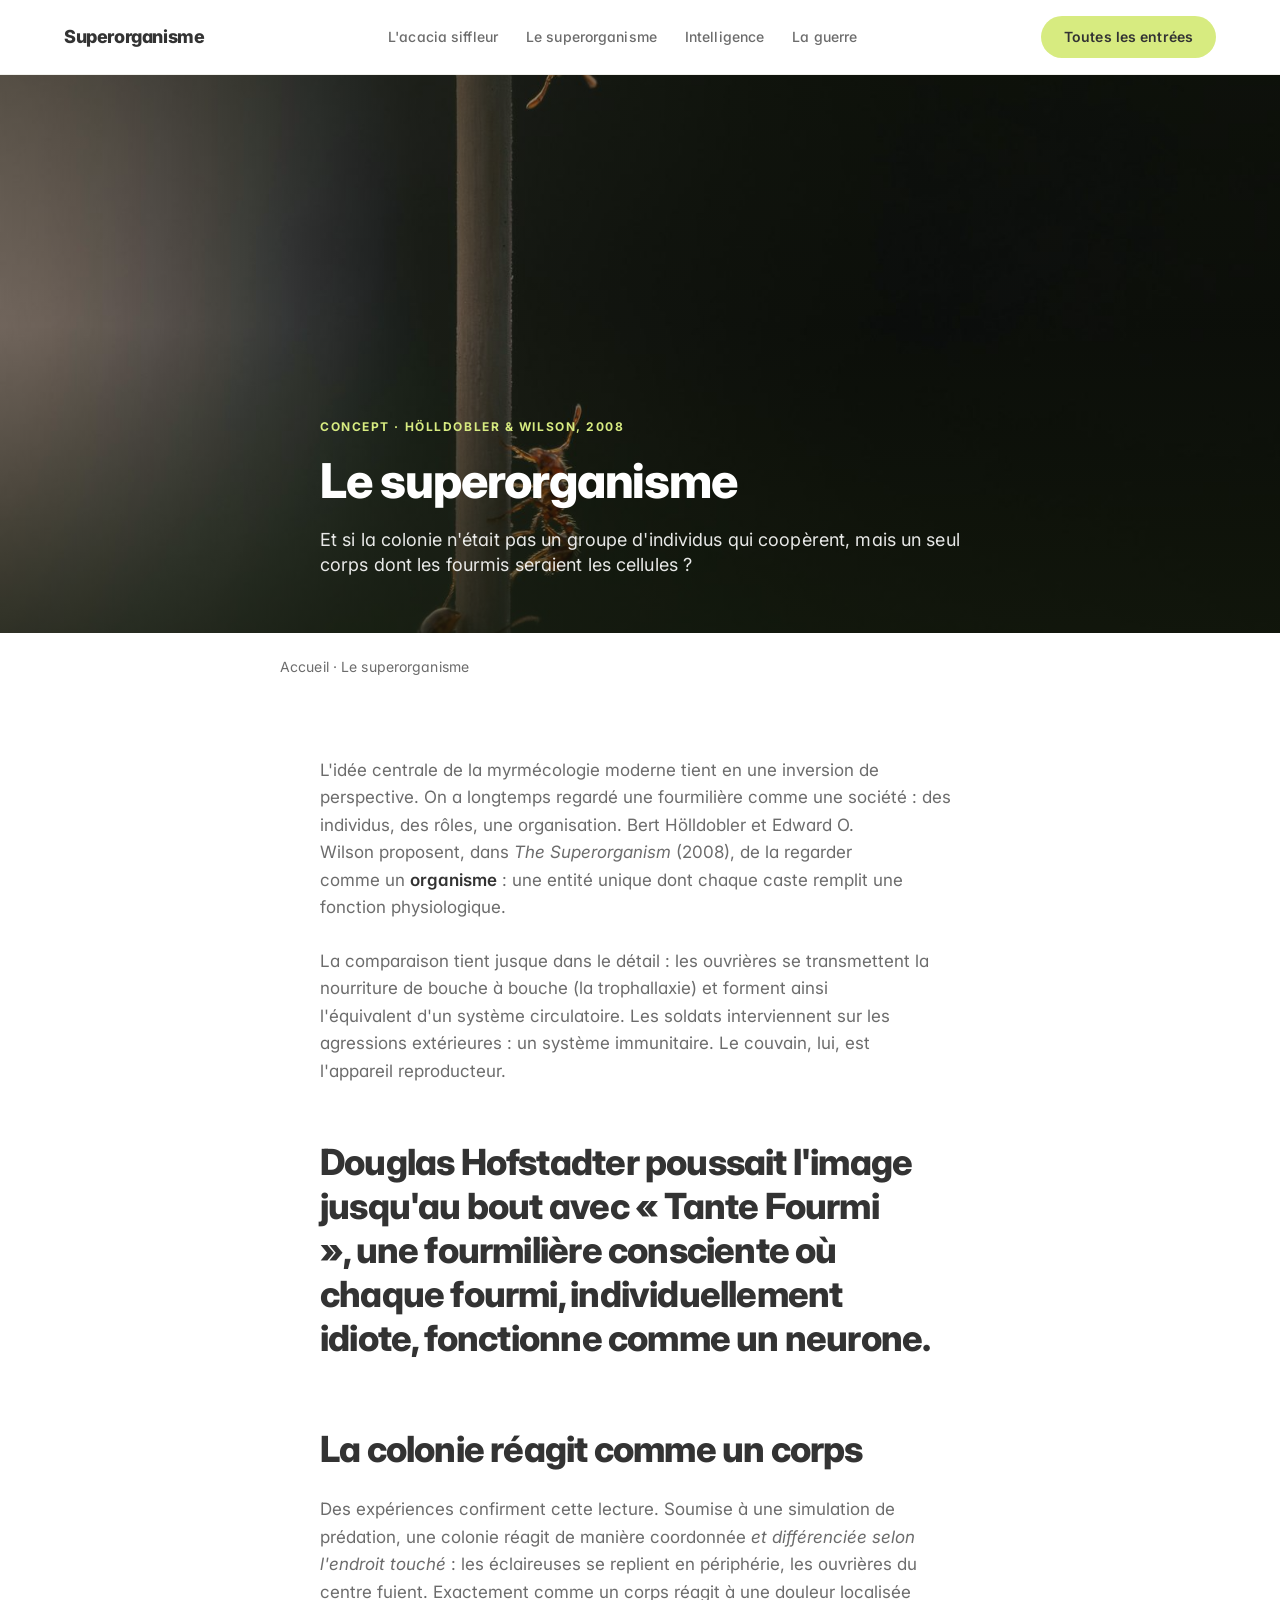
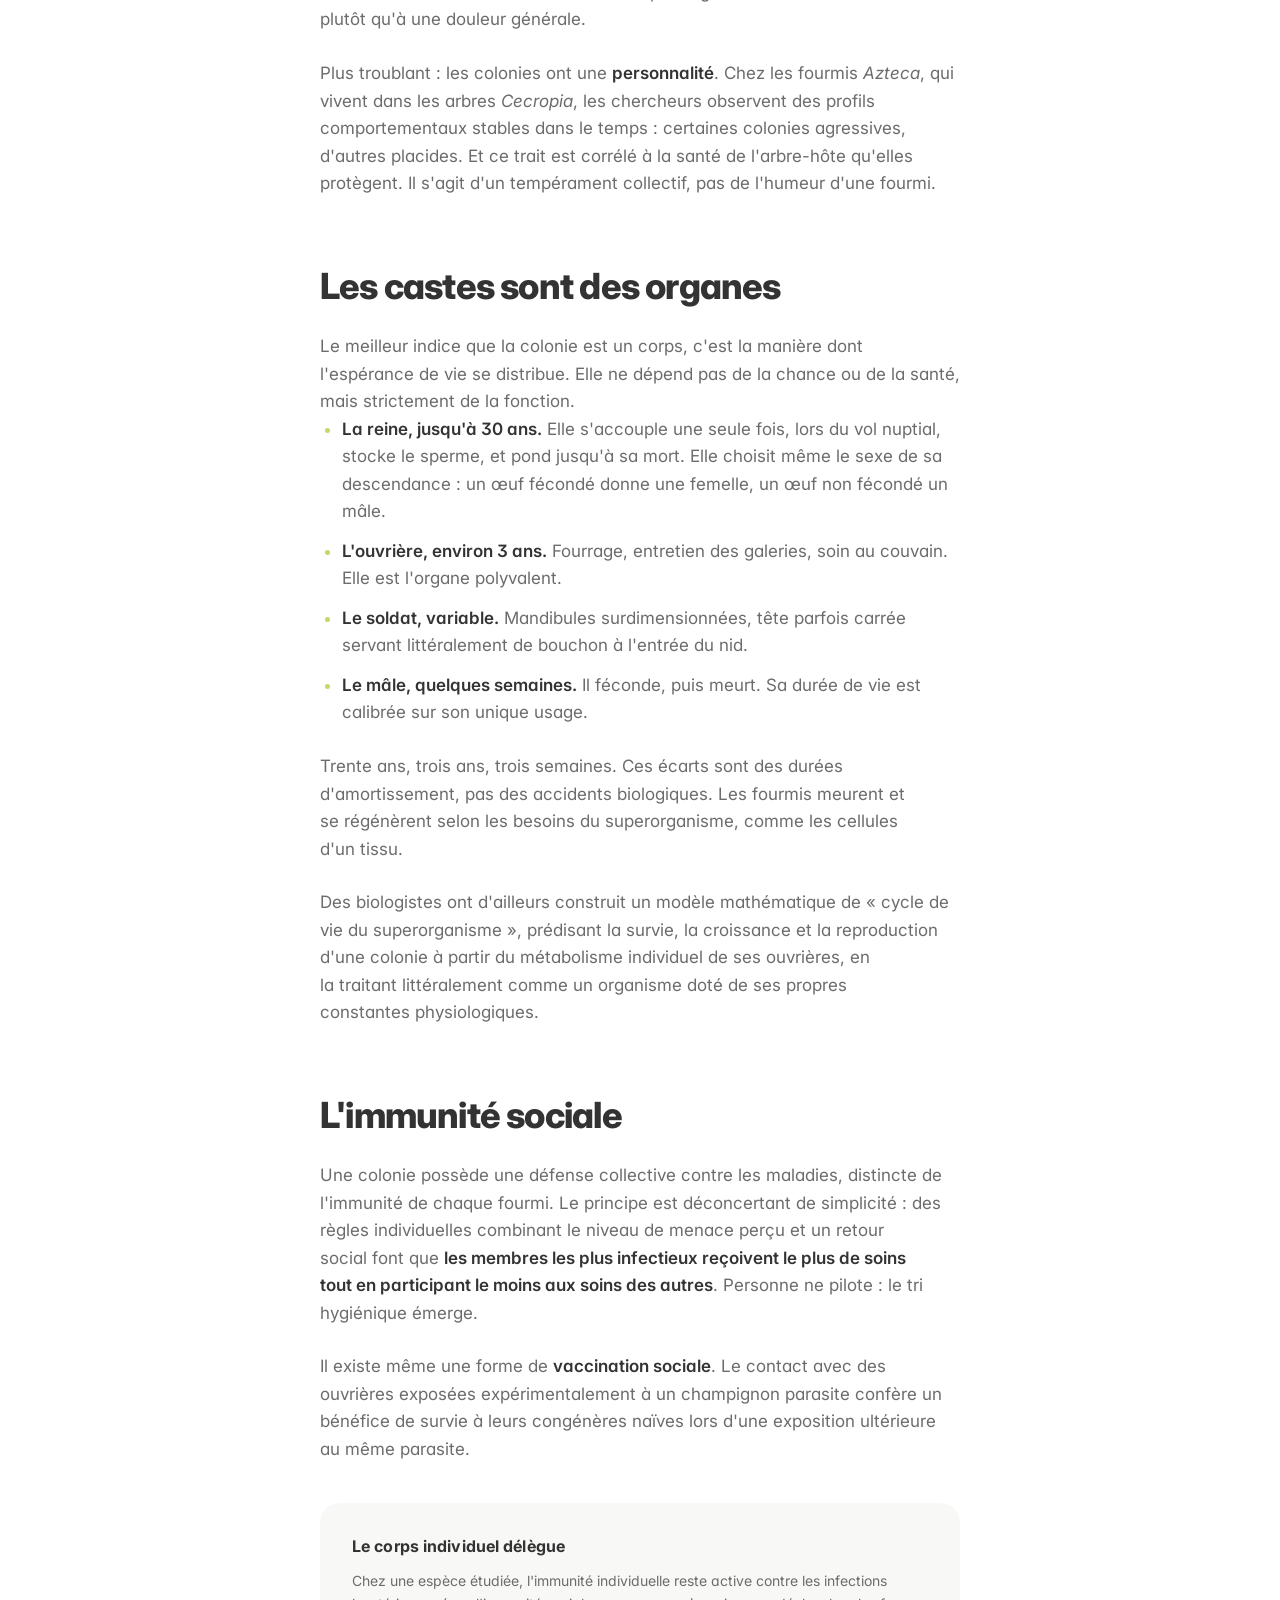
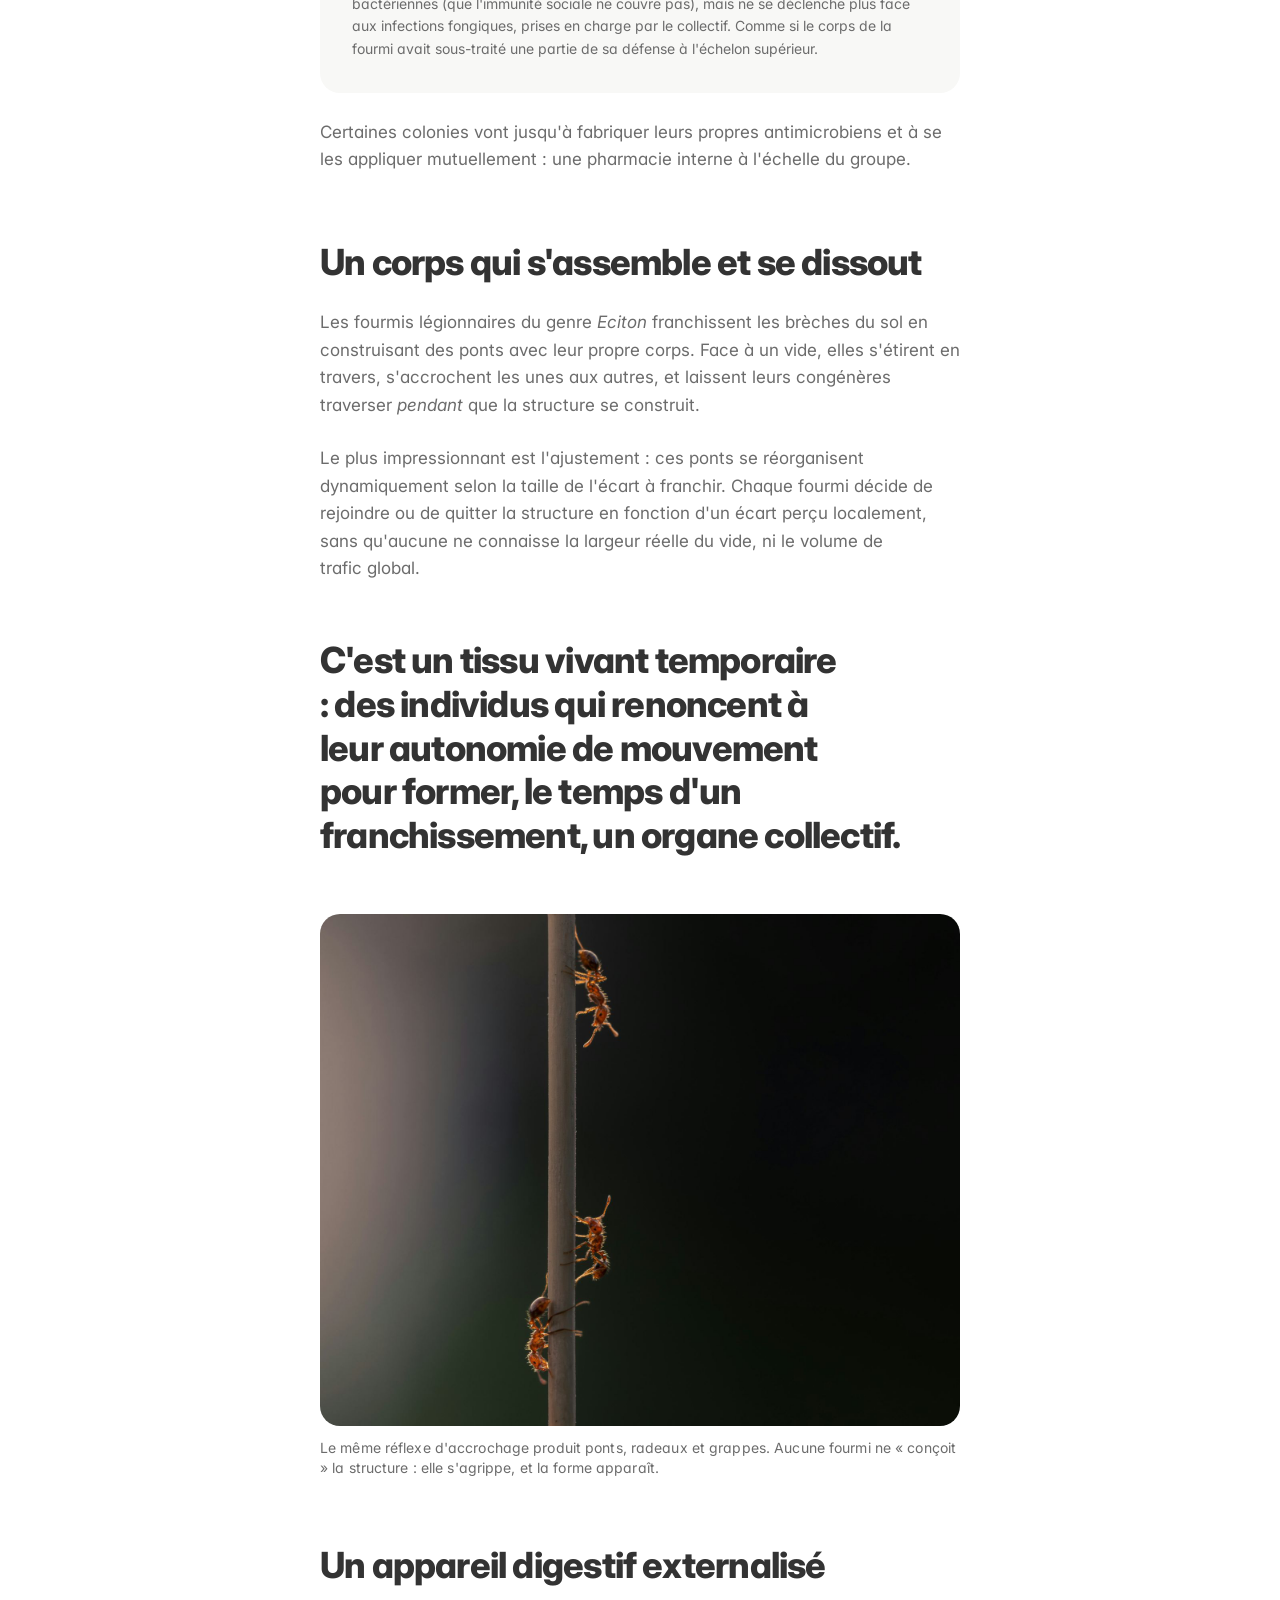
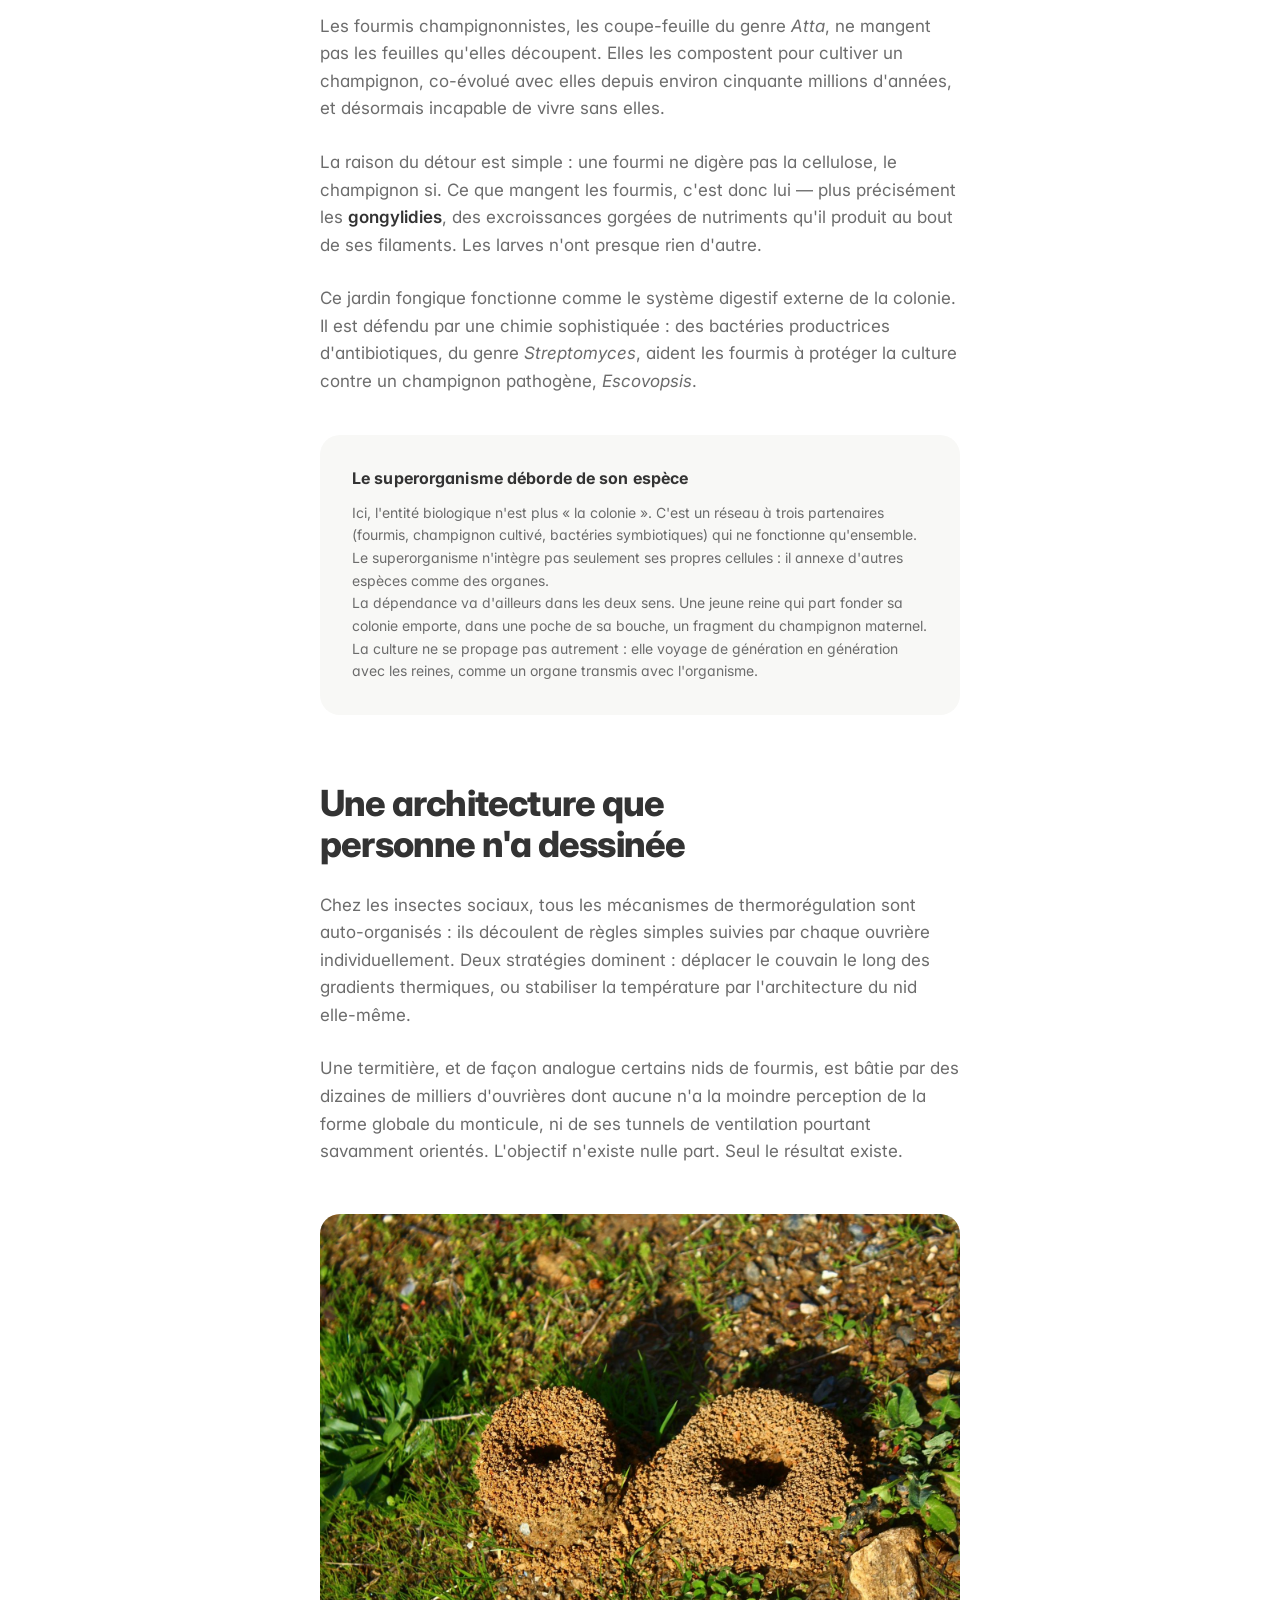
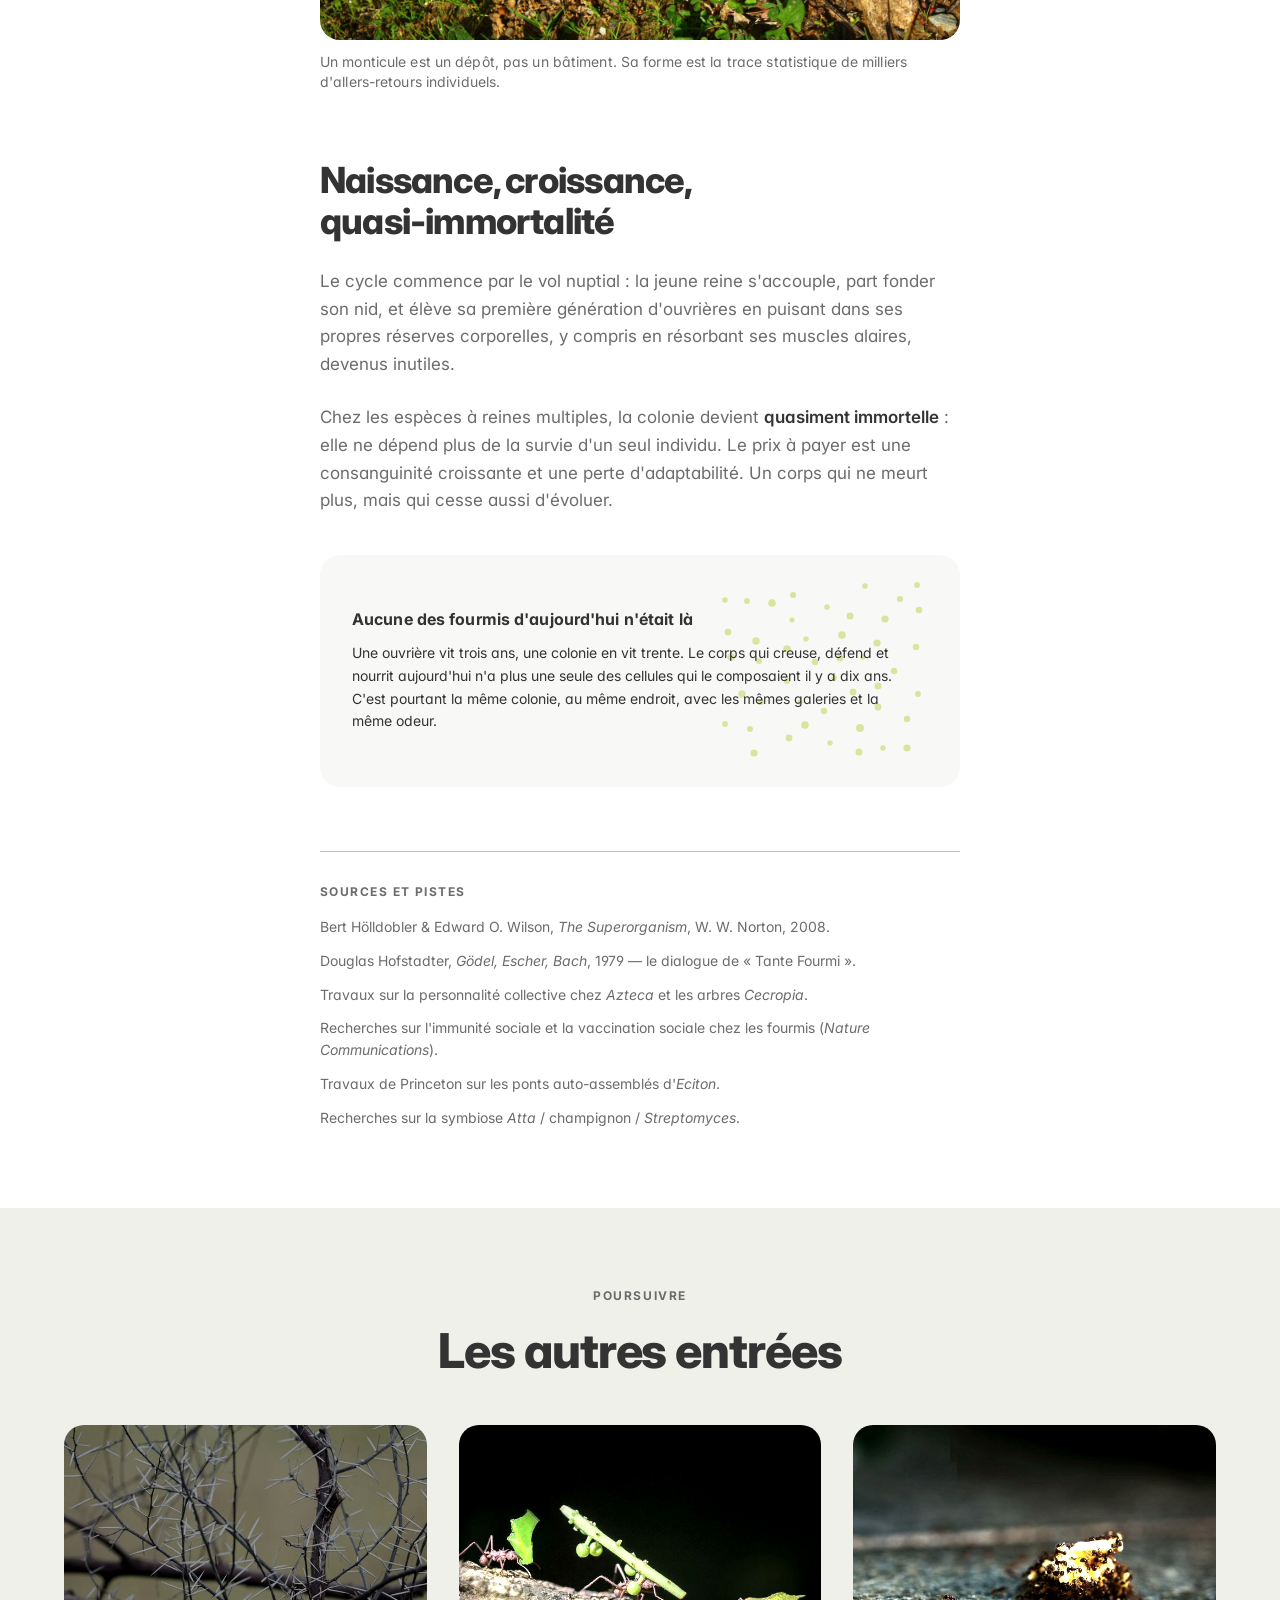
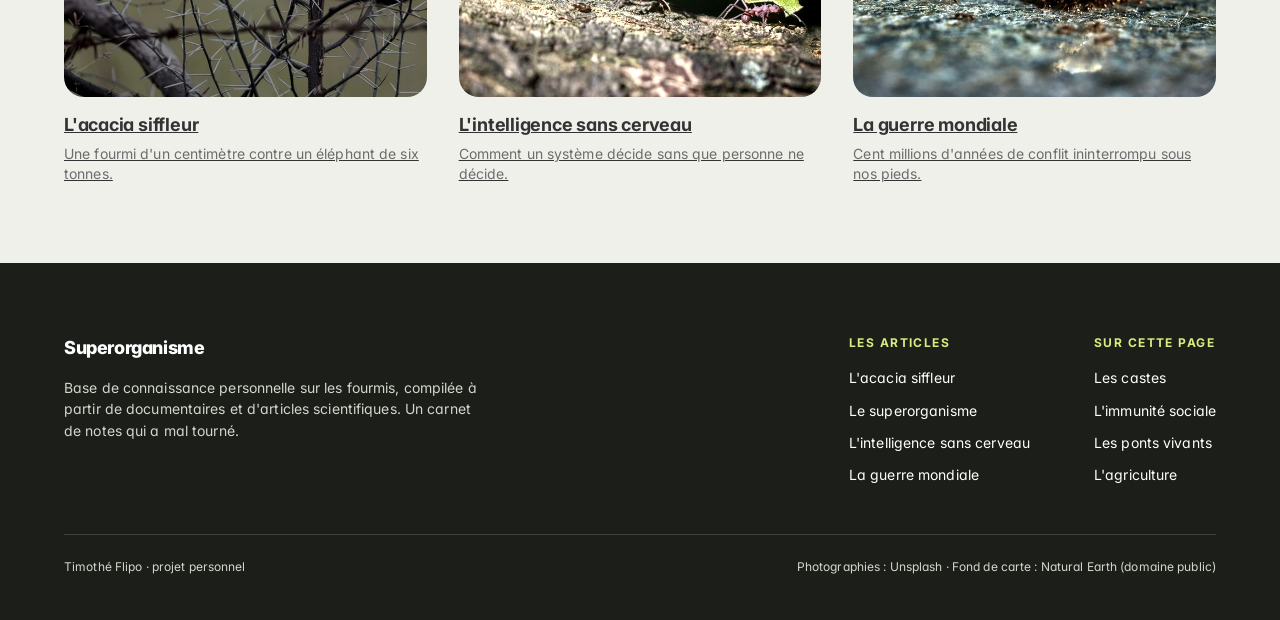
<file: superorganisme.html>
<!DOCTYPE html>
<html lang="fr">
<head>
<meta charset="utf-8">
<meta name="viewport" content="width=device-width, initial-scale=1">
<title>Le superorganisme · Superorganisme</title>
<meta name="description" content="La colonie de fourmis comme organisme à part entière : castes-organes, immunité sociale, ponts vivants, agriculture symbiotique et quasi-immortalité.">
<meta name="robots" content="noindex, nofollow">
<link rel="preconnect" href="https://fonts.googleapis.com">
<link rel="preconnect" href="https://fonts.gstatic.com" crossorigin>
<link href="https://fonts.googleapis.com/css2?family=Inter:wght@400;500;600;700;800&display=swap" rel="stylesheet">
<link rel="stylesheet" href="css/style.css?v=50">
<link rel="icon" href="data:image/svg+xml,<svg xmlns='http://www.w3.org/2000/svg' viewBox='0 0 100 100'><rect width='100' height='100' rx='22' fill='%23333'/><circle cx='50' cy='30' r='11' fill='%23d7eb80'/><circle cx='50' cy='52' r='9' fill='%23d7eb80'/><circle cx='50' cy='74' r='13' fill='%23d7eb80'/></svg>">
</head>
<body>

<header class="header header--solid">
  <div class="wrap header__inner">
    <a class="wordmark" href="index.html">Superorganisme</a>
    <nav class="nav">
      <a class="nav__link" href="acacia.html">L'acacia siffleur</a>
      <a class="nav__link" href="superorganisme.html">Le superorganisme</a>
      <a class="nav__link" href="intelligence.html">Intelligence</a>
      <a class="nav__link" href="guerre.html">La guerre</a>
    </nav>
    <a class="btn btn--lime" href="index.html#entrees">Toutes les entrées</a>
  </div>
</header>

<main>

  <section class="article-hero">
    <div class="article-hero__media">
      <img src="images/photos/fourmis-pont.jpg" alt="Trois fourmis accrochées à une tige, formant une chaîne" fetchpriority="high">
    </div>
    <div class="wrap">
      <div class="article-hero__inner">
        <p class="eyebrow">Concept · Hölldobler &amp; Wilson, 2008</p>
        <h1>Le superorganisme</h1>
        <p class="article-hero__lede">
          Et si la colonie n'était pas un groupe d'individus qui coopèrent, mais un seul
          corps dont les fourmis seraient les cellules ?
        </p>
      </div>
    </div>
  </section>

  <div class="wrap">
    <p class="breadcrumb"><a href="index.html">Accueil</a> · Le superorganisme</p>
  </div>

  <article class="section">
    <div class="wrap">
      <div class="prose">

        <p>
          L'idée centrale de la myrmécologie moderne tient en une inversion de perspective.
          On a longtemps regardé une fourmilière comme une société : des individus, des
          rôles, une organisation. Bert Hölldobler et Edward O. Wilson proposent, dans
          <em>The Superorganism</em> (2008), de la regarder comme un <strong>organisme</strong> :
          une entité unique dont chaque caste remplit une fonction physiologique.
        </p>

        <p>
          La comparaison tient jusque dans le détail :
          les ouvrières se transmettent la nourriture de bouche à bouche (la trophallaxie) et forment ainsi l'équivalent d'un système circulatoire. Les soldats interviennent
          sur les agressions extérieures : un système immunitaire. Le couvain, lui, est
          l'appareil reproducteur.
        </p>

        <p class="pull">
          Douglas Hofstadter poussait l'image jusqu'au bout avec « Tante Fourmi », une
          fourmilière consciente où chaque fourmi, individuellement idiote, fonctionne
          comme un neurone.
        </p>

        <h2 id="corps">La colonie réagit comme un corps</h2>

        <p>
          Des expériences confirment cette lecture. Soumise à une simulation de prédation,
          une colonie réagit de manière coordonnée <em>et différenciée selon l'endroit
          touché</em> : les éclaireuses se replient en périphérie, les ouvrières du centre
          fuient. Exactement comme un corps réagit à une douleur localisée plutôt qu'à
          une douleur générale.
        </p>

        <p>
          Plus troublant : les colonies ont une <strong>personnalité</strong>. Chez les
          fourmis <em>Azteca</em>, qui vivent dans les arbres <em>Cecropia</em>, les
          chercheurs observent des profils comportementaux stables dans le temps : certaines colonies agressives, d'autres placides. Et ce trait est corrélé à la santé de
          l'arbre-hôte qu'elles protègent. Il s'agit d'un tempérament collectif, pas de l'humeur d'une fourmi.
        </p>

        <h2 id="castes">Les castes sont des organes</h2>

        <p>
          Le meilleur indice que la colonie est un corps, c'est la manière dont l'espérance
          de vie se distribue. Elle ne dépend pas de la chance ou de la santé, mais
          strictement de la fonction.
        </p>

        <ul>
          <li><strong>La reine, jusqu'à 30 ans.</strong> Elle s'accouple une seule fois, lors du vol nuptial, stocke le sperme, et pond jusqu'à sa mort. Elle choisit même le sexe de sa descendance : un œuf fécondé donne une femelle, un œuf non fécondé un mâle.</li>
          <li><strong>L'ouvrière, environ 3 ans.</strong> Fourrage, entretien des galeries, soin au couvain. Elle est l'organe polyvalent.</li>
          <li><strong>Le soldat, variable.</strong> Mandibules surdimensionnées, tête parfois carrée servant littéralement de bouchon à l'entrée du nid.</li>
          <li><strong>Le mâle, quelques semaines.</strong> Il féconde, puis meurt. Sa durée de vie est calibrée sur son unique usage.</li>
        </ul>

        <p>
          Trente ans, trois ans, trois semaines. Ces écarts sont des durées d'amortissement, pas des accidents biologiques. Les fourmis meurent et se
          régénèrent selon les besoins du superorganisme, comme les cellules d'un tissu.
        </p>

        <p>
          Des biologistes ont d'ailleurs construit un modèle mathématique de « cycle de vie
          du superorganisme », prédisant la survie, la croissance et la reproduction d'une
          colonie à partir du métabolisme individuel de ses ouvrières, en la traitant
          littéralement comme un organisme doté de ses propres constantes physiologiques.
        </p>

        <h2 id="immunite">L'immunité sociale</h2>

        <p>
          Une colonie possède une défense collective contre les maladies, distincte de
          l'immunité de chaque fourmi. Le principe est déconcertant de simplicité : des
          règles individuelles combinant le niveau de menace perçu et un retour social font
          que <strong>les membres les plus infectieux reçoivent le plus de soins tout en
          participant le moins aux soins des autres</strong>. Personne ne pilote : le tri
          hygiénique émerge.
        </p>

        <p>
          Il existe même une forme de <strong>vaccination sociale</strong>. Le contact avec
          des ouvrières exposées expérimentalement à un champignon parasite confère un
          bénéfice de survie à leurs congénères naïves lors d'une exposition ultérieure au
          même parasite.
        </p>

        <div class="callout">
          <h4>Le corps individuel délègue</h4>
          <p>
            Chez une espèce étudiée, l'immunité individuelle reste active contre les
            infections bactériennes (que l'immunité sociale ne couvre pas), mais ne se
            déclenche plus face aux infections fongiques, prises en charge par le collectif.
            Comme si le corps de la fourmi avait sous-traité une partie de sa défense à
            l'échelon supérieur.
          </p>
        </div>

        <p>
          Certaines colonies vont jusqu'à fabriquer leurs propres antimicrobiens et à se
          les appliquer mutuellement : une pharmacie interne à l'échelle du groupe.
        </p>

        <h2 id="ponts">Un corps qui s'assemble et se dissout</h2>

        <p>
          Les fourmis légionnaires du genre <em>Eciton</em> franchissent les brèches du sol
          en construisant des ponts avec leur propre corps. Face à un vide, elles s'étirent
          en travers, s'accrochent les unes aux autres, et laissent leurs congénères
          traverser <em>pendant</em> que la structure se construit.
        </p>

        <p>
          Le plus impressionnant est l'ajustement : ces ponts se réorganisent
          dynamiquement selon la taille de l'écart à franchir. Chaque fourmi décide de
          rejoindre ou de quitter la structure en fonction d'un écart perçu localement,
          sans qu'aucune ne connaisse la largeur réelle du vide, ni le volume de trafic
          global.
        </p>

        <p class="pull">
          C'est un tissu vivant temporaire : des individus qui renoncent à leur autonomie
          de mouvement pour former, le temps d'un franchissement, un organe collectif.
        </p>



        <figure>
          <img src="images/photos/fourmis-pont.jpg" alt="Fourmis agrippées les unes aux autres le long d'une tige" loading="lazy">
          <figcaption>
            Le même réflexe d'accrochage produit ponts, radeaux et grappes. Aucune fourmi
            ne « conçoit » la structure : elle s'agrippe, et la forme apparaît.
          </figcaption>
        </figure>

        <h2 id="agriculture">Un appareil digestif externalisé</h2>

        <p>
          Les fourmis champignonnistes, les coupe-feuille du genre <em>Atta</em>, ne
          mangent pas les feuilles qu'elles découpent. Elles les compostent pour cultiver un
          champignon, co-évolué avec elles depuis environ cinquante millions d'années, et
          désormais incapable de vivre sans elles.
        </p>

        <p>
          La raison du détour est simple : une fourmi ne digère pas la cellulose, le
          champignon si. Ce que mangent les fourmis, c'est donc lui — plus précisément les
          <strong>gongylidies</strong>, des excroissances gorgées de nutriments qu'il produit
          au bout de ses filaments. Les larves n'ont presque rien d'autre.
        </p>

        <p>
          Ce jardin fongique fonctionne comme le système digestif externe de la colonie.
          Il est défendu par une chimie sophistiquée : des bactéries productrices
          d'antibiotiques, du genre <em>Streptomyces</em>, aident les fourmis à protéger la
          culture contre un champignon pathogène, <em>Escovopsis</em>.
        </p>

        <div class="callout">
          <h4>Le superorganisme déborde de son espèce</h4>
          <p>
            Ici, l'entité biologique n'est plus « la colonie ». C'est un réseau à trois
            partenaires (fourmis, champignon cultivé, bactéries symbiotiques) qui ne
            fonctionne qu'ensemble. Le superorganisme n'intègre pas seulement ses propres
            cellules : il annexe d'autres espèces comme des organes.
          </p>
          <p>
            La dépendance va d'ailleurs dans les deux sens. Une jeune reine qui part fonder
            sa colonie emporte, dans une poche de sa bouche, un fragment du champignon
            maternel. La culture ne se propage pas autrement : elle voyage de génération en
            génération avec les reines, comme un organe transmis avec l'organisme.
          </p>
        </div>

        <h2 id="thermo">Une architecture que personne n'a dessinée</h2>

        <p>
          Chez les insectes sociaux, tous les mécanismes de thermorégulation sont
          auto-organisés : ils découlent de règles simples suivies par chaque ouvrière
          individuellement. Deux stratégies dominent : déplacer le couvain le long des
          gradients thermiques, ou stabiliser la température par l'architecture du nid
          elle-même.
        </p>

        <p>
          Une termitière, et de façon analogue certains nids de fourmis, est bâtie par
          des dizaines de milliers d'ouvrières dont aucune n'a la moindre perception de la
          forme globale du monticule, ni de ses tunnels de ventilation pourtant savamment
          orientés. L'objectif n'existe nulle part. Seul le résultat existe.
        </p>

        <figure>
          <img src="images/photos/fourmiliere.jpg" alt="Monticules de terre fine formant l'entrée d'une fourmilière" loading="lazy">
          <figcaption>
            Un monticule est un dépôt, pas un bâtiment. Sa forme est la trace
            statistique de milliers d'allers-retours individuels.
          </figcaption>
        </figure>

        <h2 id="cycle">Naissance, croissance, quasi-immortalité</h2>

        <p>
          Le cycle commence par le vol nuptial : la jeune reine s'accouple, part fonder son
          nid, et élève sa première génération d'ouvrières en puisant dans ses propres
          réserves corporelles, y compris en résorbant ses muscles alaires, devenus inutiles.
        </p>

        <p>
          Chez les espèces à reines multiples, la colonie devient <strong>quasiment
          immortelle</strong> : elle ne dépend plus de la survie d'un seul individu. Le prix
          à payer est une consanguinité croissante et une perte d'adaptabilité. Un corps qui
          ne meurt plus, mais qui cesse aussi d'évoluer.
        </p>

        <!--
          Le renouvellement. Aucune interaction : c'est une texture, comme la
          spirale de « la guerre ». Les points s'effacent et reviennent en
          décalé, la densité du champ ne bouge jamais et aucun point ne dure.
          La section parle d'un corps dont toutes les cellules sont remplacées
          sans qu'il cesse d'être le même : le dessin dit la même chose.
        -->
        <div class="callout callout--texture callout--renouv">
          <div class="renouv" aria-hidden="true">
            <svg class="renouv__svg" viewBox="0 0 230 200" aria-hidden="true">
              <g class="renouv__champ" fill="currentColor">
                <circle cx="201" cy="177" r="3.6" style="animation-delay:5.26s"/>
                <circle cx="194" cy="28" r="3.1" style="animation-delay:5.27s"/>
                <circle cx="134" cy="87" r="3.4" style="animation-delay:3.91s"/>
                <circle cx="121" cy="36" r="2.7" style="animation-delay:6.12s"/>
                <circle cx="53" cy="90" r="3.0" style="animation-delay:2.70s"/>
                <circle cx="19" cy="29" r="2.8" style="animation-delay:5.70s"/>
                <circle cx="157" cy="86" r="2.8" style="animation-delay:0.44s"/>
                <circle cx="118" cy="140" r="3.2" style="animation-delay:0.84s"/>
                <circle cx="87" cy="24" r="3.1" style="animation-delay:6.23s"/>
                <circle cx="172" cy="115" r="3.5" style="animation-delay:0.73s"/>
                <circle cx="147" cy="121" r="3.4" style="animation-delay:2.40s"/>
                <circle cx="210" cy="76" r="3.2" style="animation-delay:5.38s"/>
                <circle cx="144" cy="45" r="3.5" style="animation-delay:5.28s"/>
                <circle cx="50" cy="70" r="3.7" style="animation-delay:6.13s"/>
                <circle cx="179" cy="48" r="3.6" style="animation-delay:6.49s"/>
                <circle cx="22" cy="61" r="3.3" style="animation-delay:2.03s"/>
                <circle cx="81" cy="78" r="3.7" style="animation-delay:5.56s"/>
                <circle cx="66" cy="32" r="3.8" style="animation-delay:5.26s"/>
                <circle cx="172" cy="136" r="3.4" style="animation-delay:5.94s"/>
                <circle cx="124" cy="172" r="2.7" style="animation-delay:4.61s"/>
                <circle cx="48" cy="182" r="3.6" style="animation-delay:3.44s"/>
                <circle cx="25" cy="86" r="3.8" style="animation-delay:6.58s"/>
                <circle cx="19" cy="153" r="2.9" style="animation-delay:3.16s"/>
                <circle cx="153" cy="181" r="3.5" style="animation-delay:6.38s"/>
                <circle cx="177" cy="177" r="2.7" style="animation-delay:1.38s"/>
                <circle cx="83" cy="167" r="3.4" style="animation-delay:6.32s"/>
                <circle cx="154" cy="157" r="4.0" style="animation-delay:0.79s"/>
                <circle cx="36" cy="123" r="3.7" style="animation-delay:4.23s"/>
                <circle cx="81" cy="110" r="3.0" style="animation-delay:5.81s"/>
                <circle cx="128" cy="107" r="2.8" style="animation-delay:3.76s"/>
                <circle cx="109" cy="91" r="3.2" style="animation-delay:4.41s"/>
                <circle cx="159" cy="15" r="2.8" style="animation-delay:5.69s"/>
                <circle cx="55" cy="131" r="3.1" style="animation-delay:1.48s"/>
                <circle cx="188" cy="100" r="3.2" style="animation-delay:0.01s"/>
                <circle cx="136" cy="64" r="3.8" style="animation-delay:6.93s"/>
                <circle cx="99" cy="154" r="3.8" style="animation-delay:1.30s"/>
                <circle cx="212" cy="123" r="2.9" style="animation-delay:1.62s"/>
                <circle cx="44" cy="158" r="3.0" style="animation-delay:4.59s"/>
                <circle cx="94" cy="131" r="2.7" style="animation-delay:1.45s"/>
                <circle cx="41" cy="30" r="2.9" style="animation-delay:1.27s"/>
                <circle cx="100" cy="68" r="2.7" style="animation-delay:6.57s"/>
                <circle cx="211" cy="14" r="2.9" style="animation-delay:3.89s"/>
                <circle cx="86" cy="49" r="2.6" style="animation-delay:5.19s"/>
                <circle cx="171" cy="72" r="3.6" style="animation-delay:2.67s"/>
                <circle cx="201" cy="148" r="3.2" style="animation-delay:0.19s"/>
                <circle cx="213" cy="39" r="3.3" style="animation-delay:2.35s"/>
              </g>
            </svg>
          </div>
          <div class="callout__texte">
            <h4>Aucune des fourmis d'aujourd'hui n'était là</h4>
            <p>
              Une ouvrière vit trois ans, une colonie en vit trente. Le corps qui creuse,
              défend et nourrit aujourd'hui n'a plus une seule des cellules qui le
              composaient il y a dix ans. C'est pourtant la même colonie, au même endroit,
              avec les mêmes galeries et la même odeur.
            </p>
          </div>
        </div>

        <div class="sources">
          <h4>Sources et pistes</h4>
          <ul>
            <li>Bert Hölldobler &amp; Edward O. Wilson, <em>The Superorganism</em>, W. W. Norton, 2008.</li>
            <li>Douglas Hofstadter, <em>Gödel, Escher, Bach</em>, 1979 — le dialogue de « Tante Fourmi ».</li>
            <li>Travaux sur la personnalité collective chez <em>Azteca</em> et les arbres <em>Cecropia</em>.</li>
            <li>Recherches sur l'immunité sociale et la vaccination sociale chez les fourmis (<em>Nature Communications</em>).</li>
            <li>Travaux de Princeton sur les ponts auto-assemblés d'<em>Eciton</em>.</li>
            <li>Recherches sur la symbiose <em>Atta</em> / champignon / <em>Streptomyces</em>.</li>
          </ul>
        </div>

      </div>
    </div>
  </article>

  <section class="section band">
    <div class="wrap">
      <div class="sec-head sec-head--center">
        <p class="eyebrow">Poursuivre</p>
        <h2>Les autres entrées</h2>
      </div>
      <div class="next-cards">
        <a class="card" href="acacia.html">
          <div class="card__media"><img src="images/photos/carte-acacia.jpg" alt="Épines creuses d'un acacia, où loge la colonie"
            width="660" height="495" loading="lazy" decoding="async"></div>
          <h3 class="card__title">L'acacia siffleur</h3>
          <p class="card__desc">Une fourmi d'un centimètre contre un éléphant de six tonnes.</p>
        </a>
        <a class="card" href="intelligence.html">
          <div class="card__media"><img src="images/photos/carte-intelligence.jpg" alt="Fourmis coupe-feuille en file, chacune portant un fragment de feuille"
            width="660" height="495" loading="lazy" decoding="async"></div>
          <h3 class="card__title">L'intelligence sans cerveau</h3>
          <p class="card__desc">Comment un système décide sans que personne ne décide.</p>
        </a>
        <a class="card" href="guerre.html">
          <div class="card__media"><img src="images/photos/carte-guerre.jpg" alt="Fourmis massées en nombre sur une proie"
            width="660" height="495" loading="lazy" decoding="async"></div>
          <h3 class="card__title">La guerre mondiale</h3>
          <p class="card__desc">Cent millions d'années de conflit ininterrompu sous nos pieds.</p>
        </a>
      </div>
    </div>
  </section>

</main>

<footer class="footer">
  <div class="wrap">
    <div class="footer__top">
      <div>
        <a class="wordmark" href="index.html">Superorganisme</a>
        <p class="footer__blurb">
          Base de connaissance personnelle sur les fourmis, compilée à partir de documentaires
          et d'articles scientifiques. Un carnet de notes qui a mal tourné.
        </p>
      </div>
      <div class="footer__cols">
        <div class="footer__col">
          <h4>Les articles</h4>
          <ul>
            <li><a href="acacia.html">L'acacia siffleur</a></li>
            <li><a href="superorganisme.html">Le superorganisme</a></li>
            <li><a href="intelligence.html">L'intelligence sans cerveau</a></li>
            <li><a href="guerre.html">La guerre mondiale</a></li>
          </ul>
        </div>
        <div class="footer__col">
          <h4>Sur cette page</h4>
          <ul>
            <li><a href="#castes">Les castes</a></li>
            <li><a href="#immunite">L'immunité sociale</a></li>
            <li><a href="#ponts">Les ponts vivants</a></li>
            <li><a href="#agriculture">L'agriculture</a></li>
          </ul>
        </div>
      </div>
    </div>
    <div class="footer__base">
      <span>Timothé Flipo · projet personnel</span>
      <span>Photographies : Unsplash · Fond de carte : Natural Earth (domaine public)</span>
    </div>
  </div>
</footer>

<script src="js/main.js?v=50"></script>
</body>
</html>
</file>
<file: css/style.css>
/* =========================================================
   SUPERORGANISME — feuille de style
   Système de design repris d'Ecosia :
   canvas blanc, un seul accent lime, photographie plein cadre.
   ========================================================= */

:root {
  /* Couleurs */
  --lime: #d7eb80;
  --lime-deep: #c2d967;
  --ink: #333333;
  --white: #ffffff;
  --warm-mist: #f8f8f6;
  --linen: #f0f0eb;
  --stone: #6c6c6c;
  --ash: #bebeb9;      /* filets internes, décoratifs */
  --silver: #b6b6b6;

  /*
     Contour porteur d'information : c'est la seule chose qui sépare une carte
     de son fond. `--ash` ne donnait que 1,87:1 sur blanc, sous le seuil de
     3:1 exigé pour un élément non textuel. Celui-ci est mesuré à 3,03:1.
  */
  --rule: #94948f;

  /*
     Fond sombre. Employé par la bande des castes et par le pied de page,
     qui ferment ainsi la page par la même valeur : mieux vaut un token que
     la même valeur recopiée à deux endroits qui dériveraient l'un de l'autre.
  */
  --night: #1c1e19;
  --night-text: #d3d6cb;   /* texte courant sur fond sombre, mesuré 9,9:1 */
  --night-rule: rgba(255, 255, 255, 0.16);

  /*
     Typographie — une seule famille.
     La hiérarchie vient de la graisse, de la taille et de l'interlettrage,
     pas d'une seconde police. Deux familles pour quatre articles, c'était
     une complication sans contrepartie.
  */
  --font-body: 'Inter', ui-sans-serif, system-ui, -apple-system, BlinkMacSystemFont, 'Segoe UI', Roboto, sans-serif;
  --font-display: var(--font-body);

  /* Échelle */
  --text-caption: 12px;
  --text-body-sm: 14px;
  --text-body: 16px;
  --text-prose: 17px;      /* corps des articles, un cran au-dessus de l'interface */
  --text-subheading: 18px;
  --text-heading-sm: 20px;
  --text-heading: 24px;
  --text-heading-lg: 36px;
  --text-display: 48px;
  --text-display-lg: 54px;

  /* Rythme */
  --page-max: 1200px;
  --section-gap: 80px;
  --card-padding: 24px;
  --element-gap: 16px;

  /* Formes */
  --radius-card: 20px;
  --radius-link: 4px;
  --radius-pill: 9999px;

  --shadow-xl: rgba(0, 0, 0, 0.2) 0px 11px 33px 0px;

  /*
     Mouvement. Trois courbes maison quasi identiques traînaient dans le
     fichier, tapées à la main à six endroits. Deux tokens suffisent :
     `out` pour tout ce qui entre ou réagit, `in-out` pour ce qui se déplace
     d'un point à un autre à l'écran.
  */
  --ease-out: cubic-bezier(0.23, 1, 0.32, 1);
  --ease-in-out: cubic-bezier(0.77, 0, 0.175, 1);
  --dur-press: 140ms;   /* retour à l'appui */
  --dur-hover: 180ms;   /* survol : vu des dizaines de fois, doit rester bref */
  --dur-panel: 240ms;   /* ouverture d'un panneau */
}

/* ---------- Base ---------- */

*,
*::before,
*::after { box-sizing: border-box; }

/*
   Défilement doux réservé aux ancres cliquées. Posé sur `html`, il
   s'appliquait aussi à la restauration de position au rechargement et aux
   touches Début / Fin, qui doivent rester instantanées.
*/
html:focus-within { scroll-behavior: smooth; }

body {
  margin: 0;
  /*
     `100vw` sur la figure pleine largeur compte la barre de défilement sur
     les systèmes qui l'affichent en permanence. Sans ce garde-fou, la page
     gagnerait une quinzaine de pixels de défilement horizontal sous Windows.
  */
  overflow-x: clip;
  background: var(--white);
  color: var(--ink);
  font-family: var(--font-body);
  font-size: var(--text-body);
  line-height: 1.4;
  letter-spacing: 0.007em;
  font-feature-settings: 'cv11', 'ss01';
  -webkit-font-smoothing: antialiased;
}

img { max-width: 100%; display: block; }

a { color: inherit; }

/*
   L'interlettrage dépend de la taille : plus les lettres grossissent, plus
   l'espace optique entre elles paraît grand. Une valeur unique pour tous les
   titres est forcément fausse quelque part — d'où une valeur par palier.
*/
h1, h2, h3 {
  font-family: var(--font-display);
  font-weight: 800;
  margin: 0;
}

h1 { font-size: var(--text-display-lg); line-height: 1.06; letter-spacing: -0.025em; }
h2 { font-size: var(--text-display);    line-height: 1.08; letter-spacing: -0.022em; }
h3 { font-size: var(--text-heading);    line-height: 1.3;  letter-spacing: -0.012em; }

p { margin: 0; }

/*
   Les valeurs chiffrées ne sont pas des titres, elles n'héritaient donc
   d'aucun interlettrage négatif — seulement du +0.007em du corps de texte.
   Résultat : des nombres en gros caractères espacés comme du texte courant.
   `tabular-nums` empêche en plus les chiffres de danser d'une fiche à l'autre.
*/
.stat__value,
.fact__value,
.donut__value,
.figure-row__value,
.map__detail-species {
  letter-spacing: -0.018em;
  font-variant-numeric: tabular-nums;
}

::selection { background: var(--lime); color: var(--ink); }

.wrap {
  width: 100%;
  max-width: var(--page-max);
  margin: 0 auto;
  padding: 0 24px;
}

.section { padding: var(--section-gap) 0; }

.band { background: var(--linen); }

/*
   Le rythme de la page était blanc / bandeau / blanc / bandeau, six fois
   sans une exception, avec le même gabarit à chaque section. Deux ruptures
   suffisent à casser cette régularité : une section sombre, et une figure
   qui sort de la colonne.
*/
.section--dark {
  background: var(--night);
  color: var(--linen);
  padding: 96px 0;
}

.section--dark h2 { color: var(--white); }
.section--dark .eyebrow { color: var(--lime); }
.section--dark .sec-head__lede { color: rgba(240, 240, 235, 0.72); }

.section--dark .caste {
  background: rgba(255, 255, 255, 0.045);
  border-color: rgba(255, 255, 255, 0.18);
}
.section--dark .caste__span { color: var(--lime); }
.section--dark .caste__name { color: var(--white); border-top-color: rgba(255, 255, 255, 0.16); }
.section--dark .caste__meta { color: rgba(240, 240, 235, 0.7); }

@media (hover: hover) and (pointer: fine) {
  .section--dark .caste:hover { border-color: var(--lime); }
}

/*
   Comparateur avant / après, présenté comme une figure encadrée.

   Il occupait auparavant toute la largeur de la fenêtre, bord à bord. Ce
   traitement convient à une image d'ambiance, pas à un dispositif qu'on
   manipule : sans marge ni contour, rien ne signalait que l'objet était
   interactif, et le curseur venait buter contre les bords de l'écran.

   Le passe-partout blanc sur le bandeau de lin fait le travail d'un cadre :
   il détache la figure du fond, et donne au curseur de la place pour aller
   jusqu'au bout de sa course sans toucher le bord de la page.
*/
.figure-compare {
  /*
     La figure occupe toute la colonne de contenu : ses bords tombent
     exactement sur ceux du bloc texte / image au-dessus.

     Le passe-partout blanc a été retiré. Il servait à détacher le
     comparateur quand il courait d'un bord à l'autre de l'écran, mais ses
     16 px de marge intérieure rognaient d'autant la photo, qui n'arrivait
     alors plus au niveau de celle de l'éléphant juste au-dessus. Un liseré
     tient le même rôle sans occuper la moindre place dans la mise en page.
  */
  margin: 56px 0 0;
}

.figure-compare .compare {
  aspect-ratio: 16 / 9;
  border-radius: var(--radius-card);
  box-shadow: 0 0 0 1px rgba(51, 51, 51, 0.10);
}

@media (max-width: 720px) {
  .figure-compare { margin-top: 40px; }
}

/* ---------- Boutons ---------- */

.btn {
  display: inline-flex;
  align-items: center;
  gap: 8px;
  border-radius: var(--radius-pill);
  font-family: var(--font-body);
  font-size: var(--text-body-sm);
  font-weight: 600;
  line-height: 1;
  padding: 13px 22px;
  border: 1px solid transparent;
  cursor: pointer;
  text-decoration: none;
  white-space: nowrap;
  /* transition : voir la règle groupée « Survol et appui » en fin de fichier */
}

.btn--lime { background: var(--lime); color: var(--ink); }
.btn--lime:hover { background: var(--lime-deep); }

.btn--ghost {
  background: transparent;
  color: var(--ink);
  border-color: var(--ink);
  font-weight: 500;
}
.btn--ghost:hover { background: var(--ink); color: var(--white); }

.btn--ghost-light {
  background: transparent;
  color: var(--white);
  border-color: rgba(255, 255, 255, 0.75);
  font-weight: 500;
}
.btn--ghost-light:hover { background: var(--white); color: var(--ink); }

/* ---------- En-tête ---------- */

.header {
  position: absolute;
  inset: 0 0 auto 0;
  z-index: 40;
  padding: 24px 0;
}

.header--solid {
  position: sticky;
  top: 0;
  background: rgba(255, 255, 255, 0.92);
  backdrop-filter: saturate(180%) blur(12px);
  border-bottom: 1px solid var(--linen);
  padding: 16px 0;
}

.header__inner {
  display: flex;
  align-items: center;
  justify-content: space-between;
  gap: 24px;
}

/*
   Quatorze caractères en capitales grasses mangeaient un tiers de la barre.
   En casse normale et en interlettrage serré, le mot tient dans la moitié
   de la place et laisse respirer la navigation.
*/
.wordmark {
  font-family: var(--font-body);
  font-size: var(--text-subheading);
  font-weight: 800;
  letter-spacing: -0.022em;
  text-decoration: none;
  color: var(--ink);
  white-space: nowrap;
}

.header:not(.header--solid) .wordmark { color: var(--white); }

.nav {
  display: flex;
  align-items: center;
  gap: 28px;
}

.nav__link {
  font-size: var(--text-body-sm);
  font-weight: 500;
  text-decoration: none;
  color: var(--stone);
  border-radius: var(--radius-link);
  white-space: nowrap;
}
.nav__link:hover { color: var(--ink); }

.header:not(.header--solid) .nav__link { color: rgba(255, 255, 255, 0.92); }
.header:not(.header--solid) .nav__link:hover { color: var(--white); }

/* ---------- Navigation repliable ---------- */

/*
   Le bouton n'apparaît qu'en dessous du seuil où les liens ne tiennent plus
   dans la barre. Au-dessus, la navigation reste en clair et ce bouton n'a
   aucune raison d'exister.
*/
.nav-toggle {
  display: none;
  align-items: center;
  gap: 8px;
  border: 1px solid currentColor;
  border-radius: var(--radius-pill);
  background: transparent;
  color: var(--ink);
  font-family: var(--font-body);
  font-size: var(--text-body-sm);
  font-weight: 500;
  line-height: 1;
  padding: 11px 16px;
  cursor: pointer;
}

.header:not(.header--solid) .nav-toggle { color: var(--white); }

/*
   `display: none` par défaut, et non seulement `visibility: hidden` : au-delà
   du seuil, le panneau ne doit pas exister du tout. S'il ne dépendait que de
   son attribut d'ouverture, un agrandissement de fenêtre alors qu'il est
   ouvert le laisserait affiché en plein desktop. La mise en page ne doit pas
   dépendre du JavaScript pour être correcte.
*/
.nav-panel {
  display: none;
  position: absolute;
  top: calc(100% - 8px);
  left: 0;
  right: 0;
  z-index: 50;
  margin: 0 24px;
  padding: 10px;
  background: var(--white);
  border-radius: var(--radius-card);
  box-shadow: var(--shadow-xl);

  /* Fermé, il ne doit être ni visible ni atteignable au clavier. */
  visibility: hidden;
  opacity: 0;
  transform: translateY(-10px);
  transition:
    opacity var(--dur-panel) var(--ease-out),
    transform var(--dur-panel) var(--ease-out),
    visibility 0s linear var(--dur-panel);
}

.nav-panel[data-open='true'] {
  visibility: visible;
  opacity: 1;
  transform: none;
  transition-delay: 0s;
}

.nav-panel nav { display: grid; }

.nav-panel__link {
  padding: 13px 14px;
  border-radius: 12px;
  font-size: var(--text-body);
  font-weight: 500;
  color: var(--ink);
  text-decoration: none;
}

.nav-panel__link[aria-current='page'] {
  font-weight: 700;
  background: var(--warm-mist);
}

.nav-panel__cta {
  width: 100%;
  justify-content: center;
  margin-top: 10px;
}

@media (hover: hover) and (pointer: fine) {
  .nav-panel__link:hover { background: var(--warm-mist); }
}

.nav-panel__link:active { background: var(--linen); }

/* ---------- Hero ---------- */

.hero {
  /*
     Hauteur de référence du hero. Elle sert à la fois à dimensionner la
     section et à borner la plage de défilement du parallaxe : les deux
     doivent parler de la même distance, sinon l'effet se termine avant ou
     après la sortie réelle de la section.
  */
  --hero-h: 100vh;
  --hero-slack: 26%;   /* marge de glissement de la photo, voir .hero__media */

  position: relative;
  min-height: var(--hero-h);
  display: flex;
  flex-direction: column;
  align-items: center;
  justify-content: center;
  text-align: center;
  padding: 140px 24px 96px;
  overflow: hidden;
}

/*
   La photo déborde le haut de la section. Sans cette marge, la faire glisser
   vers le bas découvrirait une bande vide sous l'en-tête. `.hero` rogne déjà
   son contenu, donc le débordement ne se voit pas.
*/
.hero__media {
  position: absolute;
  inset: calc(var(--hero-slack) * -1) 0 0 0;
  height: calc(100% + var(--hero-slack));
  z-index: 0;
  overflow: hidden;
}

/*
   Cette photo est déjà nette et colorée à l'échelle de la page : contrairement
   au premier essai (un macro si dense qu'il fallait le zoomer et l'éclaircir
   pour y voir quelque chose), le seul travail ici est de garder la couleur
   du bokeh tout en assurant la lisibilité du texte — voir le voile ci-dessous.
*/
.hero__media img {
  width: 100%;
  height: 100%;
  object-fit: cover;
  object-position: center 50%;
  filter: brightness(1.02) contrast(1.1) saturate(1.1);
}

/*
   Voile en bande : fort derrière le texte, dégagé juste en dessous pour
   laisser voir la couleur réelle de la photo (le bokeh vert, le doré de la
   lumière). Un voile uniforme assez sombre pour le titre aurait éteint tout
   le vert que la photo doit justement montrer.

   Il est porté par `.hero` et non par `.hero__media` : il doit rester calé
   sur le texte. Posé sur la photo, il glisserait avec elle pendant le
   parallaxe et le titre finirait par sortir de sa bande sombre.
*/
.hero::before {
  content: '';
  position: absolute;
  inset: 0;
  z-index: 1;
  pointer-events: none;
  background: linear-gradient(180deg,
    rgba(16, 18, 14, 0.60) 0%,
    rgba(16, 18, 14, 0.64) 20%,
    rgba(16, 18, 14, 0.62) 58%,
    rgba(16, 18, 14, 0.30) 74%,
    rgba(16, 18, 14, 0.42) 100%);
}

/* Calque de premier plan : tout ce qui doit se détacher de la photo. */
.hero__fg {
  position: relative;
  z-index: 2;
  width: 100%;
  display: flex;
  flex-direction: column;
  align-items: center;
}

.hero__inner {
  width: 100%;
  max-width: 880px;
}

.hero__eyebrow {
  font-size: var(--text-caption);
  font-weight: 700;
  letter-spacing: 0.14em;
  text-transform: uppercase;
  color: rgba(255, 255, 255, 0.8);
  margin-bottom: 24px;
}

.hero h1 {
  color: var(--white);
  text-wrap: balance;
}

.hero__lede {
  margin: 24px auto 0;
  max-width: 620px;
  color: var(--white);
  font-size: var(--text-subheading);
}

/* Carte de statistiques flottante */

.stats {
  position: relative;
  z-index: 1;
  margin: 48px auto 0;
  display: flex;
  flex-wrap: wrap;
  justify-content: center;
  gap: 8px 40px;
  background: rgba(0, 0, 0, 0.34);
  backdrop-filter: blur(8px);
  border-radius: var(--radius-card);
  box-shadow: var(--shadow-xl);
  padding: 26px 34px;
  max-width: 880px;
}

.stat { text-align: left; min-width: 150px; }

.stat__value {
  font-family: var(--font-display);
  font-size: var(--text-heading);
  font-weight: 700;
  color: var(--white);
  line-height: 1.2;
}

.stat__label {
  margin-top: 4px;
  font-size: var(--text-caption);
  color: var(--lime);
  letter-spacing: 0.02em;
}

/*
   Chevron de descente. L'oscillation infinie a été retirée : une animation
   qui tourne en permanence sans rien encoder finit par se faire ignorer, et
   c'est du travail pour le compositeur pendant toute la visite. Le geste est
   maintenant à l'initiative du lecteur.
*/
.hero__scroll {
  position: absolute;
  bottom: 32px;
  left: 50%;
  transform: translateX(-50%);
  z-index: 2;
  color: rgba(255, 255, 255, 0.72);
  transition: color var(--dur-hover) ease, transform var(--dur-press) var(--ease-out);
}

@media (hover: hover) and (pointer: fine) {
  .hero__scroll:hover { color: var(--white); transform: translate(-50%, 4px); }
}
.hero__scroll:active { transform: translate(-50%, 6px); }

/* ---------- Parallaxe du hero ---------- */

/*
   La photo défile moins vite que le contenu, ce qui la fait reculer d'un
   plan. C'est le seul endroit du site où l'effet a sa place : on ne le voit
   qu'une fois par visite, à un moment où le lecteur n'a encore aucune tâche
   en cours. Ailleurs, il ferait payer un coût permanent pour une impression
   qui s'épuise au deuxième défilement.

   Écart total à la sortie de la section : 20 vh pour la photo vers le bas,
   10 vh pour le contenu vers le haut, soit 30 vh de séparation apparente.
   La photo parcourt donc 80 vh quand la page en parcourt 100 : un rapport
   de 0,8, assez franc pour se lire sans que le fond ait l'air de patiner.

   `animation-timeline: scroll()` fait tourner tout ça sur le compositeur,
   hors du fil principal — contrairement à un écouteur de défilement en
   JavaScript, l'effet ne peut pas saccader quand la page travaille par
   ailleurs. Les navigateurs qui ne le connaissent pas affichent simplement
   un hero fixe, ce qui était déjà le cas hier.
*/
@supports (animation-timeline: scroll()) {
  @media (prefers-reduced-motion: no-preference) {

    .hero__media img {
      animation: hero-recule linear both;
      animation-timeline: scroll(root block);
      animation-range: 0 var(--hero-h);
    }

    .hero__fg {
      animation: hero-avance linear both;
      animation-timeline: scroll(root block);
      animation-range: 0 calc(var(--hero-h) * 0.8);
    }

    /*
       Le fondu est porté par `.hero__inner`, pas par `.hero__fg`. Une
       opacité animée fait de l'élément une racine de composition isolée :
       posée sur le calque entier, le `backdrop-filter` de la carte de
       chiffres n'aurait plus la photo à flouter derrière lui.
    */
    .hero__inner {
      animation: hero-estompe linear both;
      animation-timeline: scroll(root block);
      animation-range: 0 calc(var(--hero-h) * 0.8);
    }

    /*
       L'invite de descente n'a plus d'objet dès que le geste est amorcé :
       elle s'efface sur le premier tiers, pas sur toute la hauteur.
    */
    .hero__scroll {
      animation: hero-invite-sort linear both;
      animation-timeline: scroll(root block);
      animation-range: 0 calc(var(--hero-h) * 0.3);
    }
  }
}

@keyframes hero-recule {
  to { transform: translateY(20vh); }
}

/*
   Le contenu reste pleinement opaque sur la première moitié : il doit être
   lisible tant qu'il est réellement à l'écran. La disparition ne commence
   qu'une fois le bloc engagé dans sa sortie.
*/
@keyframes hero-avance {
  to { transform: translateY(-10vh); }
}

/*
   Le texte reste pleinement opaque sur la première moitié : il doit être
   lisible tant qu'il est réellement à l'écran. La disparition ne commence
   qu'une fois le bloc engagé dans sa sortie.
*/
@keyframes hero-estompe {
  0%, 50% { opacity: 1; }
  100%    { opacity: 0; }
}

@keyframes hero-invite-sort {
  to { opacity: 0; }
}

/* ---------- En-têtes de section ---------- */

.sec-head { max-width: 760px; }
.sec-head--center { margin: 0 auto; text-align: center; }

.eyebrow {
  font-size: var(--text-caption);
  font-weight: 700;
  letter-spacing: 0.13em;
  text-transform: uppercase;
  color: var(--stone);
  margin-bottom: 20px;
}

.sec-head h2 { text-wrap: balance; }

.sec-head__lede {
  margin-top: 20px;
  color: var(--stone);
  font-size: var(--text-subheading);
}

/* ---------- Grille de cartes ---------- */

.cards {
  display: grid;
  grid-template-columns: repeat(4, 1fr);
  gap: 32px;
  margin-top: 48px;
}

.card {
  display: flex;
  flex-direction: column;
  text-align: left;
  background: none;
  border: 0;
  padding: 0;
  font: inherit;
  color: inherit;
  cursor: pointer;
  border-radius: var(--radius-card);
}

.card__media {
  position: relative;
  border-radius: var(--radius-card);
  overflow: hidden;
  aspect-ratio: 4 / 3;
  background: var(--linen);
}

/*
   Étalonnage commun aux quatre vignettes. Même en ayant choisi des photos
   dans la même plage de luminosité, leurs saturations vont du simple au
   triple. Cette correction unique les ramène dans le même registre, sans
   valeur particulière image par image — sinon ce n'est plus une série.
*/
.card__media img {
  width: 100%;
  height: 100%;
  object-fit: cover;
  filter: saturate(0.78) contrast(1.06);
  transition: transform 0.24s var(--ease-out);
}

.card:hover .card__media img,
.card:focus-visible .card__media img { transform: scale(1.045); }

.card__badge {
  position: absolute;
  left: 12px;
  bottom: 12px;
  background: var(--lime);
  color: var(--ink);
  border-radius: var(--radius-pill);
  padding: 7px 14px;
  font-size: var(--text-caption);
  font-weight: 600;
}

.card__title {
  margin-top: var(--element-gap);
  font-family: var(--font-body);
  font-size: var(--text-subheading);
  font-weight: 700;
  line-height: 1.3;
}

.card__desc {
  margin-top: 8px;
  font-size: var(--text-body-sm);
  color: var(--stone);
}

/*
   `auto` en haut plutôt qu'une valeur fixe : les descriptions font deux ou
   trois lignes selon les cartes, et le lien se calait donc à une hauteur
   différente dans chacune. Poussé en bas de la carte, il s'aligne sur toute
   la rangée quelle que soit la longueur du texte.
*/
.card__more {
  margin-top: auto;
  padding-top: 14px;
  font-size: var(--text-body-sm);
  font-weight: 600;
  color: var(--ink);
  display: inline-flex;
  align-items: center;
  gap: 6px;
}

.card:hover .card__more span,
.card:focus-visible .card__more span { text-decoration: underline; }

.card__more svg { transition: transform 0.2s ease; }
.card:hover .card__more svg { transform: translateX(3px); }

/* ---------- Panneau d'aperçu ---------- */

.sheet {
  position: fixed;
  inset: 0;
  z-index: 90;
  display: none;
  align-items: center;
  justify-content: center;
  padding: 24px;
}
.sheet[data-open='true'] { display: flex; }

.sheet__scrim {
  position: absolute;
  inset: 0;
  background: rgba(30, 32, 26, 0.5);
  backdrop-filter: blur(3px);
  border: 0;
  padding: 0;
  cursor: pointer;
}

/*
   Le panneau entrait en montant sur 280 ms et disparaissait d'un coup : il ne
   repartait pas par où il était venu. En transition plutôt qu'en keyframes,
   l'entrée et la sortie empruntent le même chemin, et une fermeture lancée
   pendant l'ouverture repart de la position réelle au lieu de sauter.
   La sortie est plus rapide que l'entrée : on décide lentement, le système
   répond vite.
*/
.sheet__panel {
  position: relative;
  background: var(--white);
  border-radius: var(--radius-card);
  box-shadow: var(--shadow-xl);
  width: min(920px, 100%);
  max-height: min(86vh, 760px);
  overflow-y: auto;
  opacity: 1;
  transform: none;
  transition: opacity var(--dur-panel) var(--ease-out), transform var(--dur-panel) var(--ease-out);
}

/* Un modal n'est ancré à aucun déclencheur : il reste centré, il monte à peine. */
@starting-style {
  .sheet[data-open='true'] .sheet__panel { opacity: 0; transform: translateY(12px) scale(0.985); }
}

.sheet[data-closing='true'] .sheet__panel {
  opacity: 0;
  transform: translateY(8px) scale(0.99);
  transition-duration: 160ms;
}

.sheet__scrim {
  transition: opacity var(--dur-panel) ease;
}
@starting-style {
  .sheet[data-open='true'] .sheet__scrim { opacity: 0; }
}
.sheet[data-closing='true'] .sheet__scrim { opacity: 0; transition-duration: 160ms; }

.sheet__close {
  position: absolute;
  top: 16px;
  right: 16px;
  z-index: 2;
  width: 40px;
  height: 40px;
  display: grid;
  place-items: center;
  border-radius: var(--radius-pill);
  border: 0;
  background: rgba(255, 255, 255, 0.9);
  color: var(--ink);
  cursor: pointer;
}
.sheet__close:hover { background: var(--linen); }

.sheet__media { aspect-ratio: 21 / 8; background: var(--linen); }
.sheet__media img { width: 100%; height: 100%; object-fit: cover; }

.sheet__body { padding: 40px; }

.sheet__body h3 {
  font-size: var(--text-heading-lg);
  line-height: 1.15;
  margin-bottom: 20px;
  text-wrap: balance;
}

.sheet__lede {
  font-size: var(--text-subheading);
  color: var(--ink);
  margin-bottom: 24px;
}

.sheet__points {
  list-style: none;
  margin: 0 0 32px;
  padding: 0;
  display: grid;
  gap: 14px;
}

.sheet__points li {
  position: relative;
  padding-left: 26px;
  font-size: var(--text-body);
  color: var(--stone);
}

.sheet__points li::before {
  content: '';
  position: absolute;
  left: 0;
  top: 8px;
  width: 10px;
  height: 10px;
  border-radius: var(--radius-pill);
  background: var(--lime);
}

.sheet__points strong { color: var(--ink); font-weight: 600; }

/* ---------- Bloc scindé texte / image ---------- */

.split {
  display: grid;
  grid-template-columns: 1fr 1fr;
  gap: 64px;
  align-items: center;
}

.split--flip .split__media { order: -1; }

.split__media {
  border-radius: var(--radius-card);
  overflow: hidden;
  aspect-ratio: 4 / 3;
  background: var(--linen);
}
.split__media img { width: 100%; height: 100%; object-fit: cover; }

.split h2 { font-size: var(--text-heading-lg); line-height: 1.15; }

.split__body {
  margin-top: 20px;
  color: var(--stone);
  display: grid;
  gap: 16px;
}

.split__actions { margin-top: 32px; display: flex; gap: 12px; flex-wrap: wrap; }

/* ---------- Comparateur avant / après ---------- */

.compare {
  position: relative;
  border-radius: var(--radius-card);
  overflow: hidden;
  aspect-ratio: 16 / 9;
  background: var(--linen);
  touch-action: none;
  user-select: none;
  cursor: ew-resize;
}

.compare img {
  position: absolute;
  inset: 0;
  width: 100%;
  height: 100%;
  object-fit: cover;
  pointer-events: none;
}

.compare__after { clip-path: inset(0 0 0 var(--pos, 50%)); }

.compare__handle {
  position: absolute;
  top: 0;
  bottom: 0;
  left: var(--pos, 50%);
  width: 2px;
  background: var(--white);
  transform: translateX(-1px);
  pointer-events: none;
  box-shadow: 0 0 0 1px rgba(0, 0, 0, 0.12);
}

.compare__grip {
  position: absolute;
  top: 50%;
  left: 50%;
  transform: translate(-50%, -50%);
  width: 46px;
  height: 46px;
  border-radius: var(--radius-pill);
  background: var(--white);
  box-shadow: var(--shadow-xl);
  display: grid;
  place-items: center;
  color: var(--ink);
}

.compare__tag {
  position: absolute;
  top: 16px;
  background: rgba(0, 0, 0, 0.42);
  backdrop-filter: blur(6px);
  color: var(--white);
  border-radius: var(--radius-pill);
  padding: 8px 16px;
  font-size: var(--text-caption);
  font-weight: 600;
  letter-spacing: 0.04em;
  pointer-events: none;
}

.compare__tag--before { left: 16px; }
.compare__tag--after { right: 16px; }

/*
   Le curseur natif reste transparent — le trait blanc et la poignée tiennent
   déjà ce rôle — mais il doit se voir au clavier. Le focus est donc reporté
   sur la poignée, qui grossit et prend un anneau.
*/
.compare__range {
  position: absolute;
  inset: 0;
  width: 100%;
  height: 100%;
  opacity: 0;
  margin: 0;
  cursor: ew-resize;
}

.compare__grip {
  transition: transform var(--dur-press) var(--ease-out), box-shadow var(--dur-press) ease;
}

.compare__range:focus-visible { outline: none; }

.compare:has(.compare__range:focus-visible) .compare__grip {
  transform: translate(-50%, -50%) scale(1.12);
  box-shadow: 0 0 0 3px var(--ink), 0 0 0 6px var(--white);
}

.compare:has(.compare__range:focus-visible) .compare__handle {
  width: 3px;
  background: var(--white);
}

.figure__caption {
  margin-top: var(--element-gap);
  font-size: var(--text-body-sm);
  color: var(--stone);
  max-width: 760px;
}

/* ---------- Carte du monde ---------- */

.map {
  position: relative;
  margin-top: 48px;
  background: var(--warm-mist);
  border-radius: var(--radius-card);
  padding: 40px;
}

.map__canvas { position: relative; }
.map__canvas img { width: 100%; }

.pin {
  position: absolute;
  transform: translate(-50%, -50%);
  width: 18px;
  height: 18px;
  padding: 0;
  border: 0;
  border-radius: var(--radius-pill);
  background: var(--lime);
  box-shadow: 0 0 0 4px rgba(215, 235, 128, 0.35);
  cursor: pointer;
  /* transition : voir la règle groupée « Survol et appui » en fin de fichier */
}

.pin:hover,
.pin:focus-visible,
.pin[aria-expanded='true'] {
  transform: translate(-50%, -50%) scale(1.25);
  box-shadow: 0 0 0 7px rgba(215, 235, 128, 0.45);
  outline: none;
}

.pin[aria-expanded='true'] { background: var(--ink); }

.map__detail {
  margin-top: 32px;
  border-top: 1px solid var(--ash);
  padding-top: 32px;
  display: grid;
  grid-template-columns: 1.15fr 1fr;
  gap: 40px;
  align-items: start;
}

.map__detail-species {
  font-family: var(--font-display);
  font-size: var(--text-heading);
  font-weight: 700;
  font-style: italic;
}

.map__detail-place {
  margin-top: 6px;
  font-size: var(--text-body-sm);
  color: var(--stone);
}

.map__detail-text { margin-top: 16px; color: var(--stone); }

.map__figures { display: grid; gap: 20px; }

.figure-row {
  display: flex;
  justify-content: space-between;
  align-items: baseline;
  gap: 20px;
  border-bottom: 1px solid var(--ash);
  padding-bottom: 12px;
}
.figure-row:last-child { border-bottom: 0; padding-bottom: 0; }

.figure-row__value {
  font-family: var(--font-display);
  font-size: var(--text-heading-sm);
  font-weight: 700;
  white-space: nowrap;
}

.figure-row__label { font-size: var(--text-body-sm); color: var(--stone); }

/* ---------- Graphique en anneau ---------- */

.donut-card {
  background: var(--warm-mist);
  border-radius: var(--radius-card);
  padding: 40px;
  display: grid;
  place-items: center;
}

.donut { position: relative; width: 100%; max-width: 320px; }

.donut svg { width: 100%; height: auto; transform: rotate(-90deg); }

.donut__center {
  position: absolute;
  inset: 0;
  display: grid;
  place-content: center;
  text-align: center;
}

.donut__value {
  font-family: var(--font-display);
  font-size: var(--text-heading-lg);
  font-weight: 700;
  line-height: 1;
}

.donut__unit {
  margin-top: 8px;
  font-size: var(--text-body-sm);
  color: var(--stone);
}

.legend { list-style: none; margin: 32px 0 0; padding: 0; display: grid; gap: 14px; }

.legend li { display: flex; align-items: center; gap: 12px; font-size: var(--text-body-sm); }

.legend__swatch {
  width: 12px;
  height: 12px;
  border-radius: var(--radius-pill);
  flex: none;
}

.legend__name { flex: 1 1 auto; }
.legend__value { font-weight: 600; white-space: nowrap; }

/* ---------- Bande de castes ---------- */

.castes {
  display: grid;
  grid-template-columns: repeat(5, 1fr);
  gap: 24px;
  margin-top: 48px;
}

.caste {
  background: var(--white);
  border: 1px solid var(--rule);
  border-radius: var(--radius-card);
  padding: 26px 24px 24px;
  display: flex;
  flex-direction: column;
}

/* La durée de vie ouvre la fiche : c'est l'information qui classe les castes. */
.caste__span {
  font-size: var(--text-heading);
  font-weight: 800;
  letter-spacing: -0.022em;
  font-variant-numeric: tabular-nums;
  line-height: 1;
  color: var(--ink);
}

.caste__name {
  margin-top: 14px;
  padding-top: 14px;
  border-top: 1px solid var(--ash);
  font-size: var(--text-body);
  font-weight: 700;
}

.caste__meta { margin-top: 8px; font-size: var(--text-body-sm); color: var(--stone); }

/* ---------- Faits en vrac ---------- */

/*
   Un seul panneau divisé en neuf cases, et non neuf boîtes posées côte à côte.

   Les fiches étaient des rectangles blancs cernés d'un trait : un idiome qui
   n'existe nulle part ailleurs sur le site. La carte du monde et l'anneau de
   biomasse sont des aplats `warm-mist` arrondis, sans bordure — c'est le
   vocabulaire de la page, et c'est celui qu'on reprend ici. Neuf boîtes
   cernées alignées en trois par trois donnaient en prime la silhouette d'une
   grille de cartes-fonctionnalités, ce que ces chiffres ne sont pas.

   Les filets ne sont pas des bordures mais l'écart de la grille : le fond du
   conteneur transparaît sur un pixel entre les cases. Les traits sont donc
   partagés, jamais doublés, et il n'y en a aucun sur le pourtour.
*/
/*
   Deux niveaux, exactement comme le panneau de la carte du monde : le
   panneau porte la marge intérieure, le contenu porte les filets. Chez la
   carte, `.map` a 40 px de marge et le trait de `.map__detail` s'arrête au
   bord du contenu ; on reprend exactement les mêmes 40 px, pour que le
   retrait des filets soit identique d'un panneau à l'autre — c'est ce que
   l'œil compare quand les deux se suivent dans la page.

   Sans le conteneur intermédiaire, c'est impossible : les filets sont
   l'écart de la grille, ils partiraient donc forcément du bord du panneau.
*/
.facts {
  background: var(--warm-mist);
  border-radius: var(--radius-card);
  padding: 40px;
  margin-top: 48px;
}

.facts__grid {
  display: grid;
  grid-template-columns: repeat(3, 1fr);
  gap: 1px;
  background: var(--ash);
}

/*
   Chaque case garde la même marge sur ses quatre côtés : la retirer sur les
   cases de bordure aurait donné des colonnes de largeurs inégales. Un peu
   plus haut que large, pour que les rangées respirent davantage que les
   colonnes — neuf cases serrées verticalement se lisent mal.
*/
.fact {
  background: var(--warm-mist);
  padding: 22px 18px;
  display: flex;
  flex-direction: column;
  gap: 8px;
}

/*
   36 px mettait ces valeurs à quatre points du titre de section, en 48 px :
   à l'écran, elles se lisaient comme neuf sous-titres plutôt que comme des
   données. Ramenées sur le palier `heading` de l'échelle, elles dominent
   nettement leur libellé sans concurrencer le titre de la partie.
*/
.fact__value {
  font-size: var(--text-heading);
  font-weight: 700;
  line-height: 1.1;
  letter-spacing: -0.02em;
  color: var(--ink);
  text-wrap: balance;
}

.fact__label {
  font-size: var(--text-body-sm);
  line-height: 1.55;
  color: var(--stone);
  text-wrap: pretty;
}

/* ---------- Pied de page ---------- */

/*
   Pas de marge haute ici. Le pied de page est en lin, et les cinq pages se
   terminent sur une section en lin : les 80 px de marge laissaient donc
   passer le blanc du corps entre deux surfaces de même couleur, une bande
   vide qui ne séparait rien. L'espacement est déjà porté par le padding.

   Si une page se terminait un jour sur une section blanche, le passage au
   lin se ferait franchement, ce qui est le comportement souhaitable.
*/
/*
   Pied de page sombre, sur la même valeur que la bande des castes. Il ferme
   la page franchement au lieu de la laisser s'éteindre dans un lin identique
   à celui de la dernière section — une frontière nette remplace une frontière
   qu'on ne voyait pas.
*/
.footer {
  background: var(--night);
  color: var(--night-text);
  padding: 72px 0 44px;
}

.footer .wordmark { color: var(--white); }

.footer__top {
  display: flex;
  flex-wrap: wrap;
  gap: 40px;
  justify-content: space-between;
  align-items: flex-start;
}

.footer__blurb {
  max-width: 420px;
  margin-top: 16px;
  font-size: var(--text-body-sm);
  line-height: 1.55;
  color: var(--night-text);
}

.footer__cols { display: flex; gap: 64px; flex-wrap: wrap; }

.footer__col h4 {
  margin: 0 0 14px;
  font-size: var(--text-caption);
  font-weight: 700;
  letter-spacing: 0.12em;
  text-transform: uppercase;
  color: var(--lime);
}

.footer__col ul { list-style: none; margin: 0; padding: 0; display: grid; gap: 10px; }

.footer__col a {
  font-size: var(--text-body-sm);
  text-decoration: none;
  color: var(--white);
  border-radius: var(--radius-link);
}
.footer__col a:hover { text-decoration: underline; }

.footer__base {
  margin-top: 48px;
  padding-top: 24px;
  border-top: 1px solid var(--night-rule);
  display: flex;
  flex-wrap: wrap;
  gap: 12px 24px;
  justify-content: space-between;
  font-size: var(--text-caption);
  color: var(--night-text);
}

/* ---------- Pages d'article ---------- */

.article-hero {
  position: relative;
  min-height: 62vh;
  display: flex;
  align-items: flex-end;
  padding: 160px 0 56px;
  overflow: hidden;
}

.article-hero__media { position: absolute; inset: 0; }
.article-hero__media img { width: 100%; height: 100%; object-fit: cover; }
.article-hero__media::after {
  content: '';
  position: absolute;
  inset: 0;
  background: linear-gradient(180deg, rgba(20, 26, 14, 0.45) 0%, rgba(20, 26, 14, 0.24) 45%, rgba(20, 26, 14, 0.72) 100%);
}

/* Aligné sur la colonne de lecture pour que le titre et le texte partagent la même marge. */
.article-hero__inner { position: relative; z-index: 1; max-width: 640px; margin: 0 auto; }
.article-hero__inner .eyebrow { color: var(--lime); }
.article-hero h1 { color: var(--white); font-size: var(--text-display); text-wrap: balance; }
.article-hero__lede { margin-top: 20px; color: rgba(255, 255, 255, 0.9); font-size: var(--text-subheading); max-width: 640px; }

.breadcrumb {
  font-size: var(--text-body-sm);
  color: var(--stone);
  padding: 24px 0 0;
  max-width: 720px;
  margin: 0 auto;
}
.breadcrumb a { text-decoration: none; border-radius: var(--radius-link); }
.breadcrumb a:hover { text-decoration: underline; }

/*
   Colonne de lecture. L'ancien réglage — 720 px à 1,4 d'interligne — venait du
   token d'interface appliqué tel quel à des articles de 1 300 à 2 000 mots.
   Plus la ligne est longue, plus l'œil a besoin d'interligne pour retrouver le
   début de la suivante : les deux valeurs allaient dans le mauvais sens.
*/
.prose { max-width: 640px; margin: 0 auto; }

.prose > * + * { margin-top: 26px; }

.prose h2 {
  font-size: var(--text-heading-lg);
  line-height: 1.15;
  margin-top: 68px;
  text-wrap: balance;
}

.prose h3 { font-size: var(--text-heading); margin-top: 40px; }

.prose p {
  color: var(--stone);
  font-size: var(--text-prose);
  line-height: 1.62;
  letter-spacing: 0;
  text-wrap: pretty;
}

.prose strong { color: var(--ink); font-weight: 600; }

.prose em { font-style: italic; }

.prose ul {
  margin: 0;
  padding-left: 22px;
  display: grid;
  gap: 12px;
  color: var(--stone);
  font-size: var(--text-prose);
  line-height: 1.62;
  letter-spacing: 0;
}

.prose li::marker { color: var(--lime-deep); }

.prose a { color: var(--ink); text-decoration: underline; text-underline-offset: 3px; border-radius: var(--radius-link); }
.prose a:hover { color: var(--stone); }

/*
   Citation détachée. Pas de filet coloré à gauche : la taille, la graisse et
   l'air autour suffisent à la sortir du flux, et un liseré d'accent sur une
   carte est devenu le tic graphique le plus daté du web.
*/
/*
   La spécificité doit dépasser celle de `.prose p`, qui vaut (0,1,1) contre
   (0,1,0) pour une classe seule : sans cela, le corps de texte des articles
   écrasait la taille, la couleur et l'interligne de l'exergue, qui n'était
   plus qu'un paragraphe en gras.
*/
.prose .pull {
  padding: 0;
  font-size: var(--text-heading-lg);
  font-weight: 800;
  line-height: 1.22;
  letter-spacing: -0.022em;
  color: var(--ink);
  text-wrap: balance;
  margin: 56px 0;
}

.callout {
  background: var(--warm-mist);
  border-radius: var(--radius-card);
  padding: 32px;
  margin-top: 40px;
}

.callout h4 {
  margin: 0 0 12px;
  font-family: var(--font-body);
  font-size: var(--text-body);
  font-weight: 700;
}

.callout p { color: var(--stone); font-size: var(--text-body-sm); }

.prose figure { margin: 48px 0 0; }
.prose figure img { border-radius: var(--radius-card); }
.prose figcaption { margin-top: 12px; font-size: var(--text-body-sm); color: var(--stone); }

/* ---------- Simulation de stigmergie ---------- */

/*
   Elle déborde la colonne de lecture : c'est la pièce centrale de l'article,
   pas une illustration d'appoint. Le cadre est sombre parce que la phéromone
   se lit en clair sur fond noir, comme une plaque photographique.
*/
/*
   Sélecteur qualifié : `.prose figure` déclaré plus haut a une spécificité
   supérieure et écrasait silencieusement la marge négative. La figure se
   retrouvait décalée de 400 px vers la droite et débordait la page.

   `50%` se calcule ici sur la colonne de lecture (640 px), pas sur la fenêtre.
   Pour atteindre le bord, il faut donc retrancher la moitié de l'écart entre
   les deux, et non `50% - 50vw`.
*/
/*
   La simulation reste dans la colonne de lecture. Elle occupait auparavant
   toute la largeur de la fenêtre : à 1280 px dans une colonne de 640, elle
   débordait de 320 px de chaque côté et venait passer sous le sommaire
   latéral. Alignée sur le texte, elle ne recouvre plus rien et ses bords
   tombent sur ceux des paragraphes, comme le reste de l'article.
*/
.prose figure.stig {
  margin: 56px 0 0;
  width: 100%;
  max-width: none;
  padding: 0;
}

.stig__frame {
  margin: 0;
  border-radius: var(--radius-card);
  overflow: hidden;
  background: #14160f;
  line-height: 0;
}

.stig__canvas {
  display: block;
  width: 100%;
  height: clamp(280px, 34vw, 400px);
  touch-action: none;
}

.stig__bar {
  max-width: 1000px;
  margin: 18px auto 0;
  display: flex;
  flex-wrap: wrap;
  align-items: center;
  justify-content: space-between;
  gap: 16px 24px;
}

.stig__actions { display: flex; flex-wrap: wrap; gap: 10px; }

/* L'état « obstacle actif » doit se voir : c'est un mode, pas une action. */
#stigWall[aria-pressed='true'] {
  background: var(--ink);
  color: var(--white);
}

.stig__key {
  list-style: none;
  margin: 0;
  padding: 0;
  display: flex;
  flex-wrap: wrap;
  gap: 8px 20px;
  font-size: var(--text-body-sm);
  color: var(--stone);
}

.stig__key li { display: flex; align-items: center; gap: 8px; }

.stig__dot {
  width: 22px;
  height: 4px;
  border-radius: var(--radius-pill);
  flex: none;
}
.stig__dot--food { background: var(--lime); }
.stig__dot--home { background: var(--ash); }

.stig figcaption {
  max-width: 640px;
  margin: 22px auto 0;
  font-size: var(--text-body-sm);
  line-height: 1.6;
  color: var(--stone);
}

@media (max-width: 720px) {
  .stig { margin-top: 40px; }
  .stig__bar { flex-direction: column; align-items: flex-start; }
  .stig figcaption { margin-top: 18px; }
}

.sources { margin-top: 64px; padding-top: 32px; border-top: 1px solid var(--ash); }
.sources h4 {
  margin: 0 0 16px;
  font-family: var(--font-body);
  font-size: var(--text-caption);
  font-weight: 700;
  letter-spacing: 0.12em;
  text-transform: uppercase;
  color: var(--stone);
}
.sources ul { list-style: none; margin: 0; padding: 0; display: grid; gap: 12px; }
.sources li { font-size: var(--text-body-sm); color: var(--stone); line-height: 1.55; }

/*
   Les identifiants DOI sont posés en petites capitales espacées : ils se
   repèrent d'un coup d'œil dans une liste de références sans avoir la
   couleur ni le soulignement d'un lien de corps de texte.
*/
.sources a[href^="https://doi.org"] {
  display: inline-block;
  margin-top: 2px;
  font-size: var(--text-caption);
  letter-spacing: 0.04em;
  color: var(--ink);
  text-decoration: none;
  border-bottom: 1px solid var(--ash);
}
.sources a[href^="https://doi.org"]:hover { border-bottom-color: var(--ink); }

.next-cards { display: grid; grid-template-columns: repeat(3, 1fr); gap: 32px; margin-top: 48px; }
.next-cards .card { cursor: pointer; }

/* ---------- Démonstrations interactives ---------- */

/*
   Cadre commun aux mécaniques des articles. Elles reprennent le panneau de la
   carte du monde — même aplat, même arrondi, même marge — pour qu'un lecteur
   les reconnaisse comme « une chose à manipuler » d'un article à l'autre.
*/
.demo {
  margin: 48px 0;
  padding: 32px;
  background: var(--warm-mist);
  border-radius: var(--radius-card);
}

.demo__commande { display: grid; gap: 10px; }

.demo__label {
  font-size: var(--text-caption);
  font-weight: 700;
  letter-spacing: 0.1em;
  text-transform: uppercase;
  color: var(--stone);
}

/*
   Le curseur est le seul élément du site qu'on saisit à la souris : il doit
   avoir une cible confortable et un état de focus franc.
*/
.demo__curseur {
  -webkit-appearance: none;
  appearance: none;
  width: 100%;
  height: 4px;
  border-radius: var(--radius-pill);
  background: var(--ash);
  cursor: ew-resize;
}
.demo__curseur::-webkit-slider-thumb {
  -webkit-appearance: none;
  width: 26px; height: 26px;
  border-radius: var(--radius-pill);
  background: var(--ink);
  border: 3px solid var(--warm-mist);
  cursor: grab;
}
.demo__curseur::-moz-range-thumb {
  width: 26px; height: 26px;
  border: 3px solid var(--warm-mist);
  border-radius: var(--radius-pill);
  background: var(--ink);
  cursor: grab;
}
.demo__curseur:focus-visible { outline: 2px solid var(--ink); outline-offset: 6px; }

.demo__mesures {
  display: grid;
  grid-template-columns: repeat(3, 1fr);
  gap: 20px;
  margin-top: 26px;
  padding-top: 22px;
  border-top: 1px solid var(--ash);
}

.demo__mesure { display: flex; flex-direction: column; gap: 5px; }

.demo__valeur {
  font-size: var(--text-heading);
  font-weight: 700;
  line-height: 1.1;
  letter-spacing: -0.02em;
  font-variant-numeric: tabular-nums;
  color: var(--ink);
}

.demo__legende { font-size: var(--text-caption); line-height: 1.4; color: var(--stone); }

.demo__note {
  margin-top: 22px;
  font-size: var(--text-body-sm);
  line-height: 1.5;
  color: var(--stone);
  text-wrap: pretty;
}

@media (max-width: 620px) {
  .demo { padding: 22px; }
  .demo__mesures { grid-template-columns: 1fr; gap: 14px; }
}

/* ---------- Encadrés à texture ---------- */

/*
   Trois sections portent une texture derrière leur encadré : la spirale dans
   « la guerre », le renouvellement dans « le superorganisme », la remontée
   dans « l'acacia ». Aucune n'est interactive et aucune n'explique quoi que
   ce soit à la place du texte : chacune répète en forme ce que le paragraphe
   dit en mots, et se remarque au deuxième regard.

   Le motif commun est ici. Chaque texture n'ajoute ensuite que sa géométrie.
*/
.callout--texture {
  position: relative;
  overflow: hidden;
  display: flex;
  align-items: center;
}

/* Le texte repasse au-dessus de la texture. */
.callout--texture .callout__texte { position: relative; z-index: 1; }

/*
   Texte assombri dans ces encadrés seulement. Le corps passe par-dessus les
   points : mesuré sur le pire cas, un point plein derrière une lettre, le
   gris courant tombait sous le seuil de contraste et plafonnait la texture à
   0,24 d'opacité — autant dire invisible.
*/
.callout--texture .callout__texte p { color: var(--ink); }

.callout--texture > [aria-hidden] {
  position: absolute;
  z-index: 0;
  pointer-events: none;
  color: var(--lime-deep);
}

/*
   Toutes les textures s'arrêtent hors écran et en mouvement réduit. Une
   boucle infinie qui tourne pendant toute la visite pour n'être vue que
   quelques secondes fait travailler le compositeur pour rien.
*/
.callout--texture [class$='__svg'] * { animation-play-state: paused; }
.callout--texture[data-visible='true'] [class$='__svg'] * { animation-play-state: running; }

@media (prefers-reduced-motion: reduce) {
  .callout--texture [class$='__svg'] * { animation: none !important; opacity: 1; }
}

@media (max-width: 620px) {
  .callout--texture { display: block; }
  .callout--texture > [aria-hidden] { display: none; }
}

/*
   Hauteur réservée à la texture, uniquement là où elle s'affiche. Déclarées
   plus bas, ces valeurs passaient après la requête mobile et s'appliquaient
   donc aussi sur petit écran, où la texture est pourtant retirée.
*/
@media (min-width: 621px) {
  .callout--spirale  { min-height: 268px; }
  .callout--renouv   { min-height: 232px; }
  .callout--remontee { min-height: 210px; }
}

/* ---------- La spirale de la mort ---------- */

/*
   Le seul cercle du site. Une file régulière aurait paru immobile en
   tournant : ce sont les écarts irréguliers, de 5,7° à 22,7°, qui rendent la
   rotation lisible. Une révolution dure 54 s, assez lent pour qu'on ne le
   remarque pas tout de suite, ce qui est le but.
*/
.spirale {
  top: 50%;
  right: 30px;
  transform: translateY(-50%);
  width: 232px;
  opacity: 0.72;
}

.spirale__svg { width: 100%; height: auto; display: block; }

.spirale__file {
  transform-origin: 50% 50%;
  animation: spirale-tourne 54s linear infinite;
}

@keyframes spirale-tourne {
  to { transform: rotate(360deg); }
}

/* ---------- Le renouvellement ---------- */

/*
   Les points s'effacent et reviennent, chacun sur son propre décalage. La
   densité du champ ne bouge jamais, et pourtant aucun point ne dure : c'est
   ce que la section dit d'un corps dont toutes les cellules sont remplacées.
*/
.renouv {
  top: 50%;
  right: 24px;
  transform: translateY(-50%);
  width: 230px;
  opacity: 0.6;
}

.renouv__svg { width: 100%; height: auto; display: block; }

.renouv__champ circle { animation: renouv-cycle 7.2s ease-in-out infinite; }

@keyframes renouv-cycle {
  0%, 34%   { opacity: 1; }
  46%, 54%  { opacity: 0; }
  66%, 100% { opacity: 1; }
}

/* ---------- La remontée ---------- */

/*
   Une onde parcourt la chaîne du bas vers le haut, en boucle. Les décalages
   sont posés maillon par maillon dans le balisage, du plus haut au plus bas,
   pour que la vague monte et ne descende jamais — le sens est le propos.
*/
.remontee {
  top: 50%;
  right: 34px;
  transform: translateY(-50%);
  width: 58px;
  opacity: 0.75;
}

.remontee__svg { width: 100%; height: auto; display: block; }

.remontee__maillons circle {
  transform-origin: center;
  animation: remontee-onde 3.6s ease-in-out infinite;
}

@keyframes remontee-onde {
  0%, 55%, 100% { opacity: 0.32; r: 4; }
  22%           { opacity: 1;    r: 5.6; }
}

/* ---------- Mouvement ---------- */

/*
   Tout est enfermé dans `no-preference` : si l'utilisateur a désactivé les
   animations, les éléments ne reçoivent jamais `opacity: 0` et restent donc
   visibles sans dépendre du JavaScript.
*/
@media (prefers-reduced-motion: no-preference) {

  /*
     État de départ. Il n'y a volontairement AUCUNE transition ici :
     l'opacité et le décalage sont recalculés à chaque image par
     `js/main.js` en fonction de la position de défilement. Une
     transition ferait jouer l'animation toute seule, indépendamment
     du geste — précisément ce qu'on veut éviter.
  */
  .reveal {
    opacity: 0;
    transform: translateY(30px);
  }

  /* Posé une fois le bloc entièrement révélé : les styles en ligne sont retirés. */
  .reveal.is-revealed {
    opacity: 1;
    transform: none;
  }

  /* Entrée au chargement, en cascade — celle-ci reste liée au temps. */
  .hero__eyebrow,
  .hero h1,
  .hero__lede,
  .hero .stats,
  .article-hero .eyebrow,
  .article-hero h1,
  .article-hero__lede {
    opacity: 0;
    animation: rise-in 620ms var(--ease-out) forwards;
  }

  /*
     Cascade resserrée à 55 ms. À 180 ms d'écart et 1,15 s de durée, la carte
     de statistiques finissait son entrée près de deux secondes après le
     chargement : on attendait le hero au lieu de le lire.
  */
  .hero__eyebrow,
  .article-hero .eyebrow    { animation-delay: 0ms; }
  .hero h1,
  .article-hero h1          { animation-delay: 55ms; }
  .hero__lede,
  .article-hero__lede       { animation-delay: 110ms; }
  /* La barre occupait le cran de 165 ms ; la carte remonte pour combler. */
  .hero .stats              { animation-delay: 165ms; }

  @keyframes rise-in {
    from { opacity: 0; transform: translateY(18px); }
    to   { opacity: 1; transform: none; }
  }
}

/* ---------- Survol et appui ---------- */

/*
   Le survol est vu des dizaines de fois par session : il doit être court.
   Tout est repassé de 320-600 ms à 180-240 ms, et enfermé dans une requête
   `hover: hover` — sur un écran tactile, un simple appui déclenchait l'état
   de survol, qui restait ensuite collé jusqu'au tap suivant.
*/
/*
   Une seule déclaration de transition par élément, sinon la dernière écrase
   les précédentes en silence. Le transform est réglé sur la durée d'appui,
   qui est la plus courte des deux : un survol légèrement plus rapide que
   prévu ne se remarque pas, l'inverse si.
*/
.btn,
.card,
.pin,
.sheet__close,
.caste,
.fact,
.legend li,
.toc__link {
  transition:
    transform var(--dur-press) var(--ease-out),
    background-color var(--dur-hover) ease,
    color var(--dur-hover) ease,
    border-color var(--dur-hover) ease;
}

@media (hover: hover) and (pointer: fine) {
  .card:hover { transform: translateY(-3px); }

  .caste:hover { transform: translateY(-3px); border-color: var(--ink); }

  /*
     Rien au survol sur les cases de faits : elles ne mènent nulle part, et
     un fond qui réagit sous le curseur laisse croire le contraire.
  */

  .legend li:hover { transform: translateX(3px); }

  /* `.split__media` rogne déjà son contenu : le zoom ne déborde pas. */
  .split__media img { transition: transform 280ms var(--ease-out); }
  .split__media:hover img { transform: scale(1.03); }
}

/* Le focus clavier mérite le même soulèvement, tactile ou pas. */
.card:focus-visible { transform: translateY(-3px); }

/*
   Retour à l'appui. Il manquait partout : rien sur le site ne réagissait au
   moment où le doigt appuie, seulement au relâchement. C'est ce décalage qui
   donne à une interface l'air d'hésiter.
*/
.btn:active,
.sheet__close:active,

.card:active { transform: scale(0.985) translateY(-3px); }

.pin:active { transform: translate(-50%, -50%) scale(1.12); }

/* ---------- Repères de lecture ---------- */

/*
   Barre de progression. Deux pixels de haut, sous l'en-tête collant. Elle
   encode une information réelle — la part de l'article déjà parcourue — ce
   qui est la seule chose qui justifie un élément en mouvement permanent.
   Animée en `scaleX`, donc sans recalcul de mise en page à chaque image.
*/
.progress {
  position: fixed;
  top: 0;
  left: 0;
  right: 0;
  height: 2px;
  z-index: 60;
  background: transparent;
  pointer-events: none;
}

.progress__fill {
  height: 100%;
  background: var(--lime);
  transform: scaleX(0);
  transform-origin: 0 50%;
  will-change: transform;
}

/*
   Sommaire latéral. Il n'apparaît qu'à partir de 1 240 px, la largeur en
   dessous de laquelle il empiéterait sur la colonne de lecture. En dessous,
   les titres de section restent la seule navigation, ce qui suffit.
*/
.toc { display: none; }

@media (min-width: 1240px) {
  .toc {
    display: block;
    position: fixed;
    top: 50%;
    left: max(24px, calc(50% - 620px));
    width: 220px;
    z-index: 30;

    /* Masqué tant qu'on n'est pas entré dans le texte : voir js/main.js. */
    opacity: 0;
    visibility: hidden;
    pointer-events: none;
    transform: translateY(-50%) translateX(-6px);
    transition:
      opacity var(--dur-panel) var(--ease-out),
      transform var(--dur-panel) var(--ease-out),
      visibility 0s linear var(--dur-panel);
  }

  .toc[data-visible='true'] {
    opacity: 1;
    visibility: visible;
    pointer-events: auto;
    transform: translateY(-50%) translateX(0);
    transition-delay: 0s;
  }

  .toc__list {
    list-style: none;
    margin: 0;
    padding: 0;
    display: grid;
    gap: 2px;
  }

  .toc__link {
    display: block;
    padding: 7px 0 7px 16px;
    border-left: 1px solid var(--ash);
    font-size: var(--text-body-sm);
    line-height: 1.35;
    color: var(--stone);
    text-decoration: none;

    /* Deux lignes au maximum : au-delà, le sommaire concurrence l'article. */
    display: -webkit-box;
    -webkit-line-clamp: 2;
    -webkit-box-orient: vertical;
    overflow: hidden;
  }

  .toc__link:hover { color: var(--ink); border-left-color: var(--stone); }

  .toc__link[aria-current='true'] {
    color: var(--ink);
    font-weight: 600;
    border-left-color: var(--ink);
    border-left-width: 2px;
    padding-left: 15px;
  }
}

/* ---------- Utilitaires ---------- */

.visually-hidden {
  position: absolute;
  width: 1px; height: 1px;
  padding: 0; margin: -1px;
  overflow: hidden;
  clip: rect(0 0 0 0);
  white-space: nowrap;
  border: 0;
}

/*
   Contour de focus. Il était en #333 partout, donc invisible dans l'en-tête
   transparent posé sur le hero sombre : au clavier, on perdait le curseur dès
   la première tabulation. Chaque contexte sombre reçoit maintenant sa variante.
*/
:focus-visible {
  outline: 2px solid var(--ink);
  outline-offset: 3px;
  border-radius: var(--radius-link);
}

.footer :focus-visible,
.section--dark :focus-visible,
.header:not(.header--solid) :focus-visible,
.hero :focus-visible,
.article-hero :focus-visible,
.stats :focus-visible,
.compare :focus-visible,
.sheet__scrim:focus-visible {
  outline-color: var(--white);
  outline-width: 3px;
}

/* ---------- Adaptatif ---------- */

@media (max-width: 1024px) {
  :root { --section-gap: 64px; --text-display-lg: 44px; --text-display: 38px; --text-heading-lg: 30px; }
  .cards { grid-template-columns: repeat(2, 1fr); gap: 28px; }
  .castes { grid-template-columns: repeat(3, 1fr); }
  .facts__grid { grid-template-columns: repeat(2, 1fr); }
  .facts__grid .fact:last-child { grid-column: 1 / -1; }
  .split { grid-template-columns: 1fr; gap: 40px; }
  .split--flip .split__media { order: 0; }
  .map__detail { grid-template-columns: 1fr; gap: 28px; }
  .next-cards { grid-template-columns: repeat(2, 1fr); }
}

/*
   La barre de navigation devient trop serrée bien avant le seuil mobile.
   Les liens passent alors dans le panneau repliable, construit à partir de
   ces mêmes éléments par `js/main.js`.
*/
@media (max-width: 980px) {
  .nav { display: none; }
  .nav-toggle { display: inline-flex; }
  .nav-panel { display: block; }

  /* L'action principale rejoint le panneau : trois éléments dans une barre
     étroite se chevauchaient. */
  .header__inner > .btn { display: none; }
}

/* Sous 420 px, le mot « Menu » cède la place au seul pictogramme. */
@media (max-width: 420px) {
  .nav-toggle__texte { display: none; }
  .nav-toggle { padding: 11px 12px; }
}

@media (max-width: 720px) {
  :root { --section-gap: 56px; --text-display-lg: 34px; --text-display: 30px; --text-heading-lg: 26px; --text-heading: 21px; }

  /* Le wordmark et le bouton doivent tenir côte à côte sur un écran étroit. */
  .wordmark { font-size: 15px; letter-spacing: 0.04em; }
  .header__inner { gap: 12px; }
  .btn { padding: 11px 16px; font-size: var(--text-caption); }
  .header .btn svg { display: none; }

  .hero { --hero-h: 92vh; padding-top: 120px; }
  .stats { gap: 20px; padding: 22px; flex-direction: column; align-items: flex-start; }
  .stat { min-width: 0; }
  .cards { grid-template-columns: 1fr; }
  .castes { grid-template-columns: repeat(2, 1fr); }
  .facts { padding: 20px; }
  .facts__grid { grid-template-columns: 1fr; }
  .next-cards { grid-template-columns: 1fr; }
  .map { padding: 20px; }
  .map__detail { margin-top: 24px; padding-top: 24px; }

  /* Sur une carte réduite, des points pleine taille se recouvrent. */
  .pin { width: 11px; height: 11px; box-shadow: 0 0 0 3px rgba(215, 235, 128, 0.35); }
  .pin:hover, .pin:focus-visible, .pin[aria-expanded='true'] {
    box-shadow: 0 0 0 5px rgba(215, 235, 128, 0.45);
  }

  /* Valeur au-dessus du libellé : plus lisible qu'une ligne qui se coupe. */
  .figure-row { flex-direction: column-reverse; align-items: flex-start; gap: 4px; }
  .donut-card { padding: 28px; }
  .sheet { padding: 0; align-items: flex-end; }
  .sheet__panel { max-height: 92vh; border-radius: var(--radius-card) var(--radius-card) 0 0; }
  .sheet__body { padding: 28px 22px 36px; }
  .sheet__media { aspect-ratio: 16 / 9; }
  .compare { aspect-ratio: 4 / 3; }
  .article-hero { padding: 130px 0 40px; }
  .footer__cols { gap: 36px; }
}

/*
   Mouvement réduit ne veut pas dire aucun retour. On coupe les déplacements
   et les animations d'entrée ; on garde les transitions d'opacité et de
   couleur, qui aident à comprendre ce qui change — et sans lesquelles les
   boutons cessaient de réagir à l'appui.
*/
@media (prefers-reduced-motion: reduce) {
  html:focus-within { scroll-behavior: auto; }

  *, *::before, *::after {
    animation-duration: 0.001ms !important;
    animation-iteration-count: 1 !important;
    transition-property: opacity, color, background-color, border-color, box-shadow !important;
    transition-duration: 160ms !important;
  }

  .card:hover, .card:focus-visible,
  .caste:hover,
  .legend li:hover,
  .split__media:hover img,
  .card:hover .card__media img,
  .card__more svg { transform: none !important; }

  /* Un retour à l'appui reste utile : il n'y a pas de déplacement à l'écran. */
  .btn:active, .sheet__close:active, 
}
</file>
